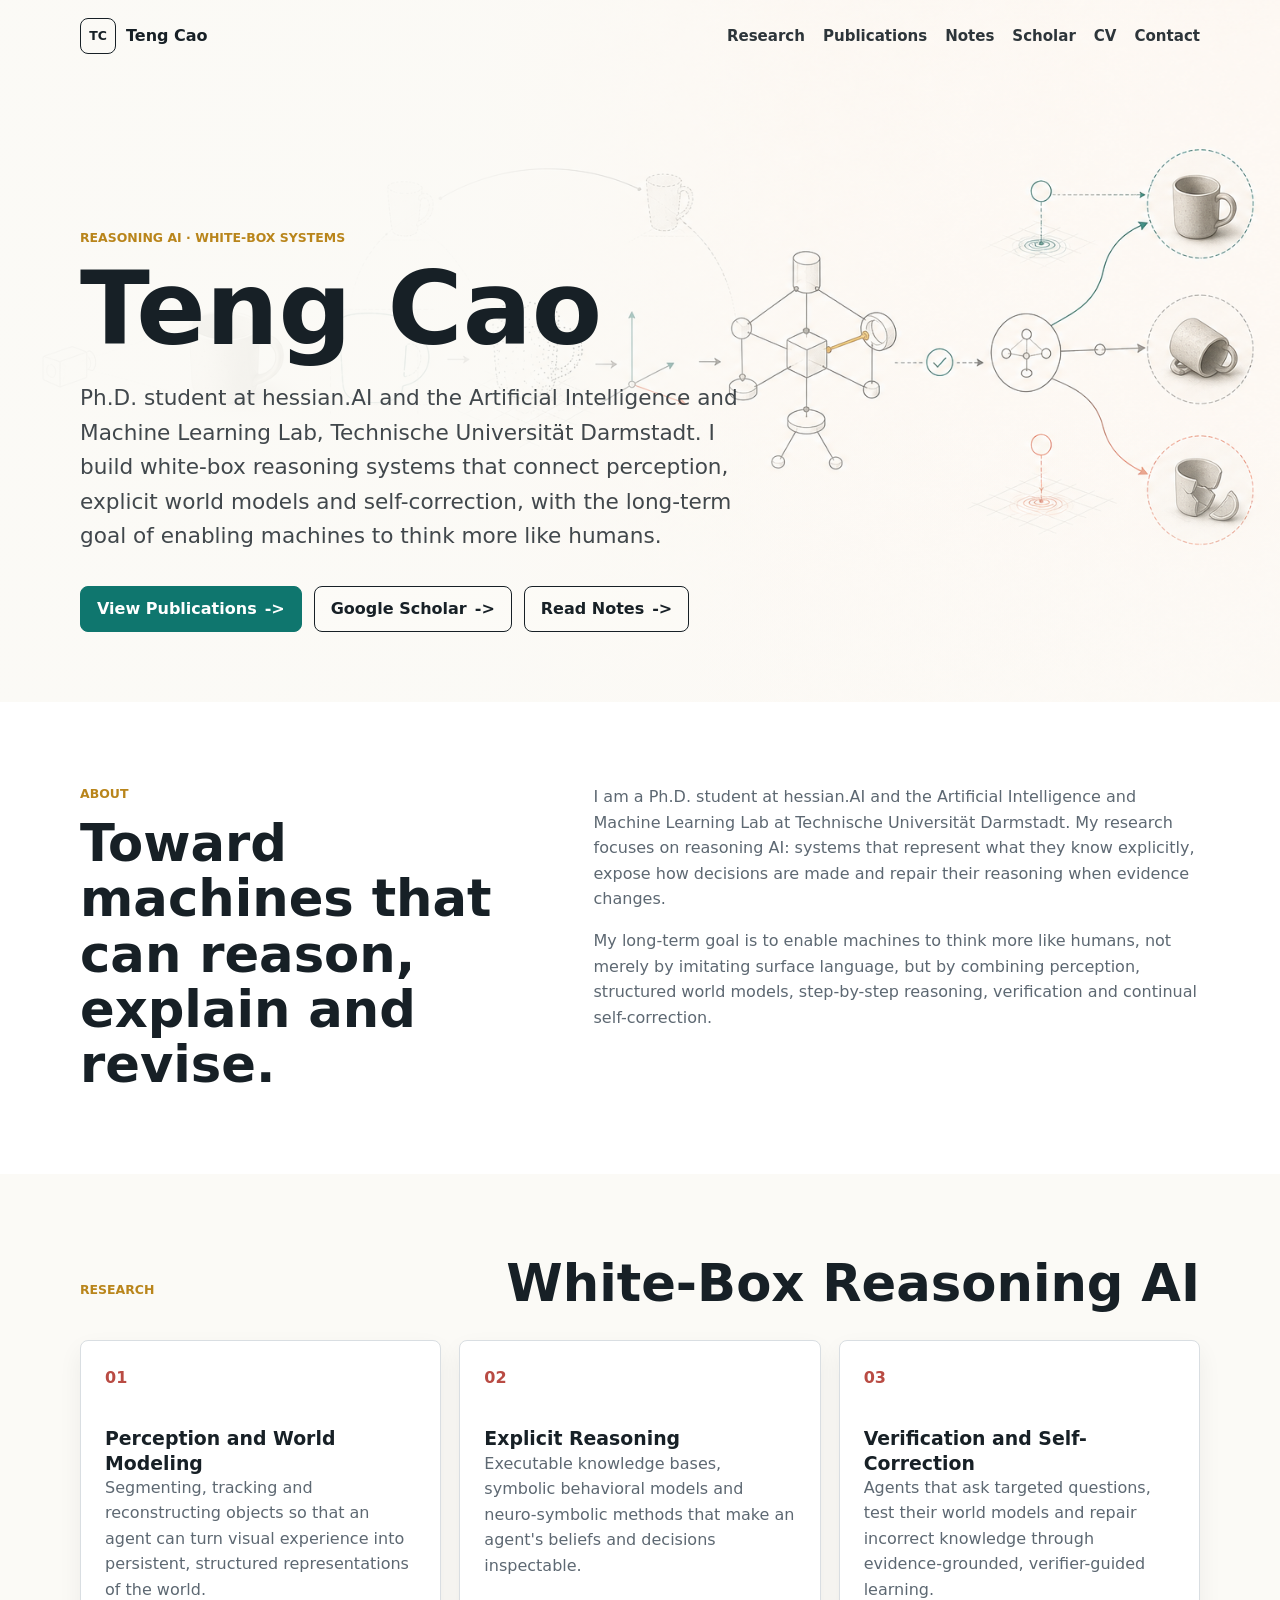
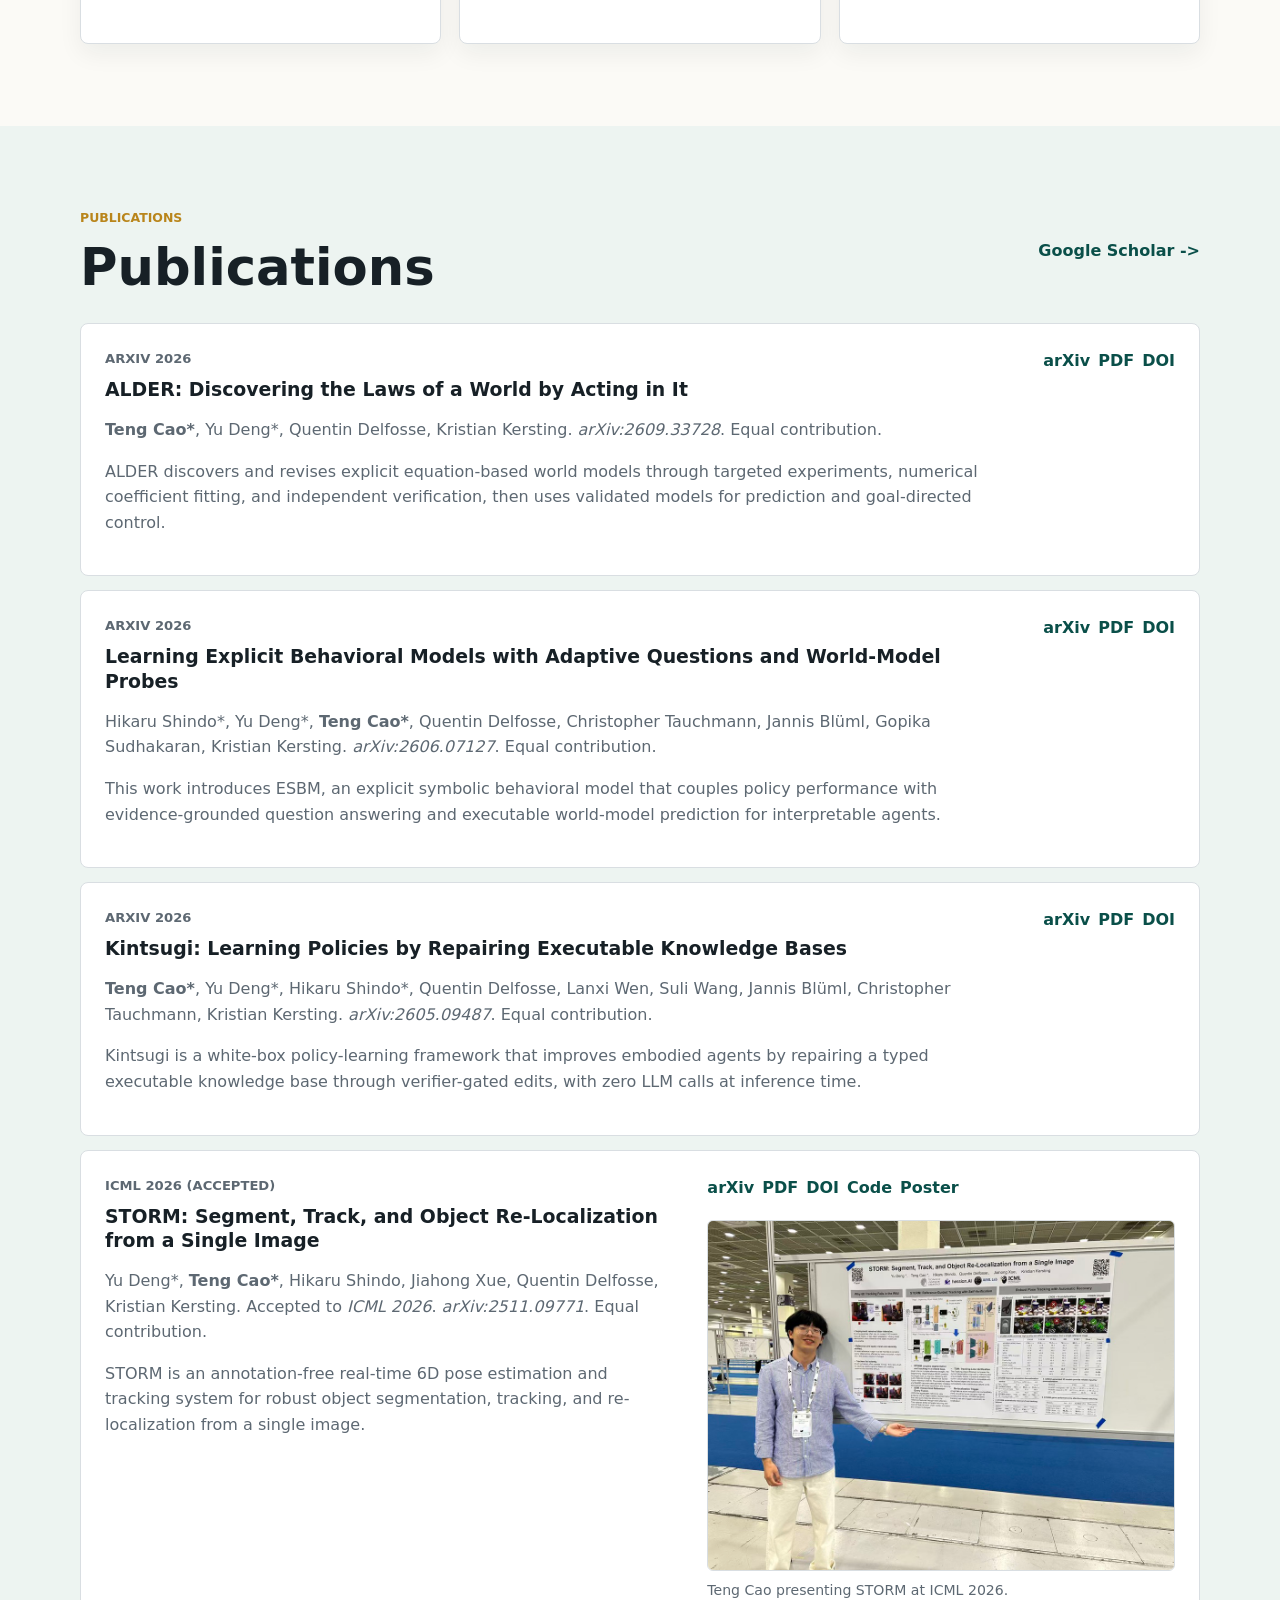
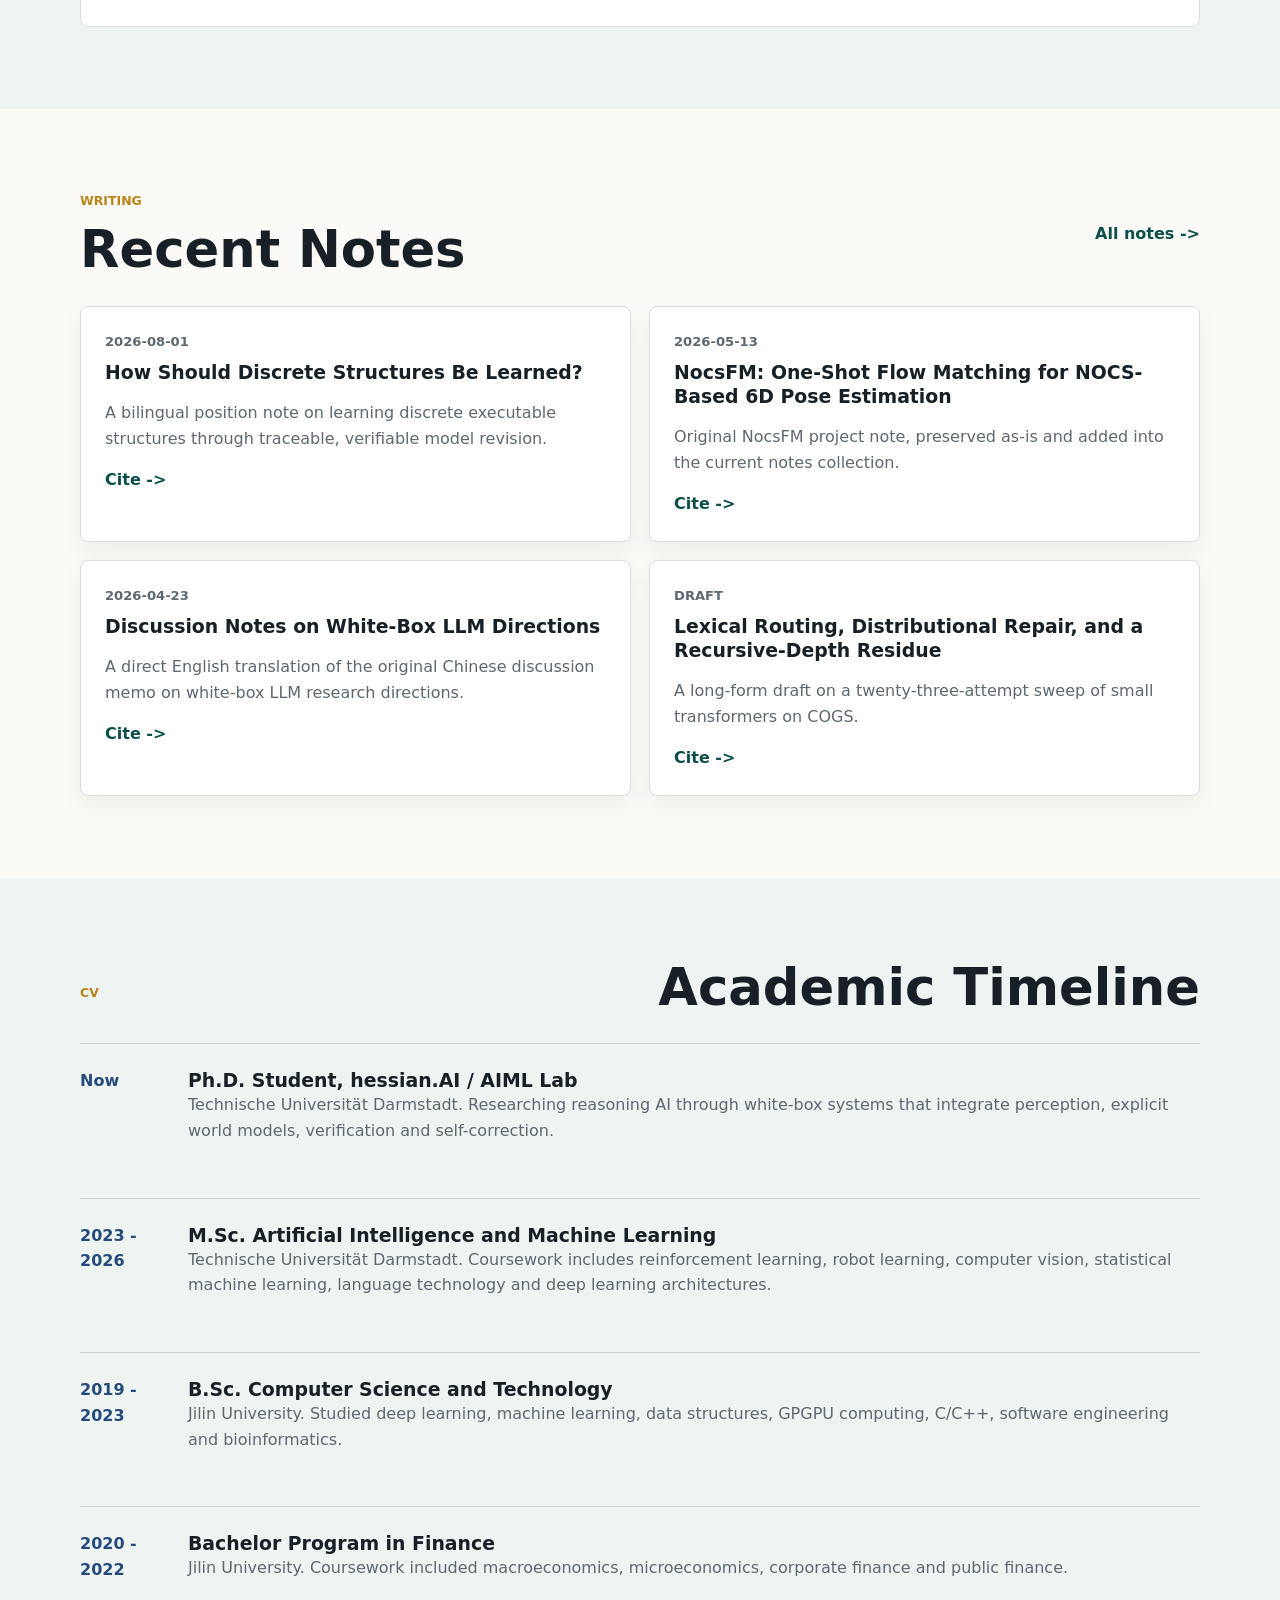
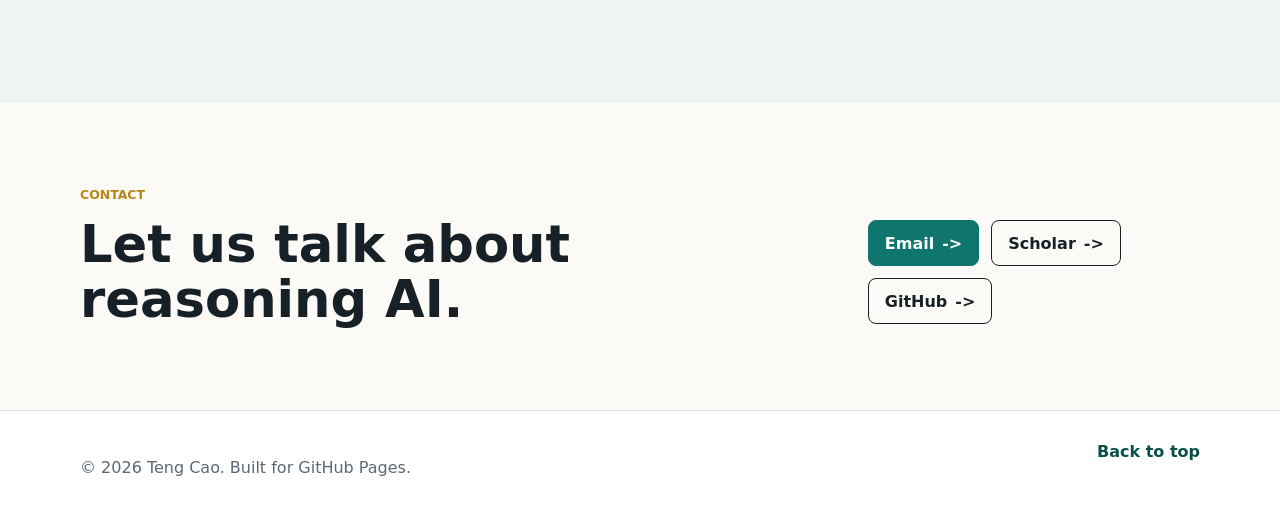
<file: index.html>
<!doctype html>
<html lang="en">
<head>
  <meta charset="utf-8">
  <meta name="viewport" content="width=device-width, initial-scale=1">
  <title>Teng Cao | Academic Blog</title>
  <meta name="description" content="Teng Cao's personal academic homepage. Ph.D. student at hessian.AI and the AIML Lab, Technische Universität Darmstadt, researching reasoning AI and white-box systems.">
  <meta name="author" content="Teng Cao">
  <link rel="canonical" href="https://caotengde.github.io/">
  <meta property="og:title" content="Teng Cao | Academic Blog">
  <meta property="og:description" content="Researching reasoning AI through white-box systems that connect perception, explicit world models and self-correction.">
  <meta property="og:type" content="website">
  <meta property="og:url" content="https://caotengde.github.io/">
  <meta property="og:image" content="https://caotengde.github.io/assets/research-path-hero-academic.png">
  <link rel="icon" href="assets/favicon.svg" type="image/svg+xml">
  <link rel="stylesheet" href="styles.css?v=20260801-nav">
</head>
<body>
  <header class="site-header" data-header>
    <a class="brand" href="#top" aria-label="Back to home">
      <span class="brand-mark" aria-hidden="true">TC</span>
      <span>Teng Cao</span>
    </a>
    <nav class="site-nav" aria-label="Primary navigation">
      <a href="#research">Research</a>
      <a href="#publications">Publications</a>
      <a href="blog.html">Notes</a>
      <a href="https://scholar.google.com/citations?user=rGbSMkcAAAAJ&amp;hl=zh-CN" target="_blank" rel="noreferrer">Scholar</a>
      <a href="#cv">CV</a>
      <a href="#contact">Contact</a>
    </nav>
  </header>

  <main id="top">
    <section class="hero" aria-labelledby="hero-title">
      <img src="assets/research-path-hero-academic.png" alt="An academic illustration tracing a single object from visual perception and 3D tracking to verified knowledge repair and explicit world models" class="hero-image">
      <div class="hero-scrim" aria-hidden="true"></div>
      <div class="hero-content">
        <p class="eyebrow">Reasoning AI &middot; White-Box Systems</p>
        <h1 id="hero-title">Teng Cao</h1>
        <p class="hero-copy">Ph.D. student at hessian.AI and the Artificial Intelligence and Machine Learning Lab, Technische Universität Darmstadt. I build white-box reasoning systems that connect perception, explicit world models and self-correction, with the long-term goal of enabling machines to think more like humans.</p>
        <div class="hero-actions">
          <a class="button button-primary" href="#publications">View Publications <span aria-hidden="true">-&gt;</span></a>
          <a class="button button-secondary" href="https://scholar.google.com/citations?user=rGbSMkcAAAAJ&amp;hl=zh-CN" target="_blank" rel="noreferrer">Google Scholar <span aria-hidden="true">-&gt;</span></a>
          <a class="button button-secondary" href="blog.html">Read Notes <span aria-hidden="true">-&gt;</span></a>
        </div>
      </div>
    </section>

    <section class="section intro-band" aria-labelledby="about-title">
      <div class="section-grid">
        <div>
          <p class="section-kicker">About</p>
          <h2 id="about-title">Toward machines that can reason, explain and revise.</h2>
        </div>
        <div class="prose">
          <p>I am a Ph.D. student at hessian.AI and the Artificial Intelligence and Machine Learning Lab at Technische Universität Darmstadt. My research focuses on reasoning AI: systems that represent what they know explicitly, expose how decisions are made and repair their reasoning when evidence changes.</p>
          <p>My long-term goal is to enable machines to think more like humans, not merely by imitating surface language, but by combining perception, structured world models, step-by-step reasoning, verification and continual self-correction.</p>
        </div>
      </div>
    </section>

    <section class="section" id="research" aria-labelledby="research-title">
      <div class="section-heading">
        <p class="section-kicker">Research</p>
        <h2 id="research-title">White-Box Reasoning AI</h2>
      </div>
      <div class="card-grid three">
        <article class="card">
          <span class="card-index">01</span>
          <h3>Perception and World Modeling</h3>
          <p>Segmenting, tracking and reconstructing objects so that an agent can turn visual experience into persistent, structured representations of the world.</p>
        </article>
        <article class="card">
          <span class="card-index">02</span>
          <h3>Explicit Reasoning</h3>
          <p>Executable knowledge bases, symbolic behavioral models and neuro-symbolic methods that make an agent's beliefs and decisions inspectable.</p>
        </article>
        <article class="card">
          <span class="card-index">03</span>
          <h3>Verification and Self-Correction</h3>
          <p>Agents that ask targeted questions, test their world models and repair incorrect knowledge through evidence-grounded, verifier-guided learning.</p>
        </article>
      </div>
    </section>

    <section class="section tinted" id="publications" aria-labelledby="publications-title">
      <div class="section-heading split">
        <div>
          <p class="section-kicker">Publications</p>
          <h2 id="publications-title">Publications</h2>
        </div>
        <a class="text-link" href="https://scholar.google.com/citations?user=rGbSMkcAAAAJ&amp;hl=zh-CN" target="_blank" rel="noreferrer">Google Scholar <span aria-hidden="true">-&gt;</span></a>
      </div>
      <div class="publication-list">
        <article class="publication" id="alder">
          <div>
            <p class="pub-year">arXiv 2026</p>
            <h3>ALDER: Discovering the Laws of a World by Acting in It</h3>
            <p><strong>Teng Cao*</strong>, Yu Deng*, Quentin Delfosse, Kristian Kersting. <em>arXiv:2609.33728</em>. Equal contribution.</p>
            <p>ALDER discovers and revises explicit equation-based world models through targeted experiments, numerical coefficient fitting, and independent verification, then uses validated models for prediction and goal-directed control.</p>
          </div>
          <div class="pub-links" aria-label="Publication links">
            <a href="https://arxiv.org/abs/2609.33728" target="_blank" rel="noreferrer">arXiv</a>
            <a href="https://arxiv.org/pdf/2609.33728" target="_blank" rel="noreferrer">PDF</a>
            <a href="https://doi.org/10.48550/arXiv.2609.33728" target="_blank" rel="noreferrer">DOI</a>
          </div>
        </article>
        <article class="publication">
          <div>
            <p class="pub-year">arXiv 2026</p>
            <h3>Learning Explicit Behavioral Models with Adaptive Questions and World-Model Probes</h3>
            <p>Hikaru Shindo*, Yu Deng*, <strong>Teng Cao*</strong>, Quentin Delfosse, Christopher Tauchmann, Jannis Bl&uuml;ml, Gopika Sudhakaran, Kristian Kersting. <em>arXiv:2606.07127</em>. Equal contribution.</p>
            <p>This work introduces ESBM, an explicit symbolic behavioral model that couples policy performance with evidence-grounded question answering and executable world-model prediction for interpretable agents.</p>
          </div>
          <div class="pub-links" aria-label="Publication links">
            <a href="https://arxiv.org/abs/2606.07127" target="_blank" rel="noreferrer">arXiv</a>
            <a href="https://arxiv.org/pdf/2606.07127" target="_blank" rel="noreferrer">PDF</a>
            <a href="https://doi.org/10.48550/arXiv.2606.07127" target="_blank" rel="noreferrer">DOI</a>
          </div>
        </article>
        <article class="publication">
          <div>
            <p class="pub-year">arXiv 2026</p>
            <h3>Kintsugi: Learning Policies by Repairing Executable Knowledge Bases</h3>
            <p><strong>Teng Cao*</strong>, Yu Deng*, Hikaru Shindo*, Quentin Delfosse, Lanxi Wen, Suli Wang, Jannis Bl&uuml;ml, Christopher Tauchmann, Kristian Kersting. <em>arXiv:2605.09487</em>. Equal contribution.</p>
            <p>Kintsugi is a white-box policy-learning framework that improves embodied agents by repairing a typed executable knowledge base through verifier-gated edits, with zero LLM calls at inference time.</p>
          </div>
          <div class="pub-links" aria-label="Publication links">
            <a href="https://arxiv.org/abs/2605.09487" target="_blank" rel="noreferrer">arXiv</a>
            <a href="https://arxiv.org/pdf/2605.09487" target="_blank" rel="noreferrer">PDF</a>
            <a href="https://doi.org/10.48550/arXiv.2605.09487" target="_blank" rel="noreferrer">DOI</a>
          </div>
        </article>
        <article class="publication publication-featured" id="storm">
          <div>
            <p class="pub-year">ICML 2026 (Accepted)</p>
            <h3>STORM: Segment, Track, and Object Re-Localization from a Single Image</h3>
            <p>Yu Deng*, <strong>Teng Cao*</strong>, Hikaru Shindo, Jiahong Xue, Quentin Delfosse, Kristian Kersting. Accepted to <em>ICML 2026</em>. <em>arXiv:2511.09771</em>. Equal contribution.</p>
            <p>STORM is an annotation-free real-time 6D pose estimation and tracking system for robust object segmentation, tracking, and re-localization from a single image.</p>
          </div>
          <div class="pub-links" aria-label="Publication links">
            <a href="https://arxiv.org/abs/2511.09771" target="_blank" rel="noreferrer">arXiv</a>
            <a href="https://arxiv.org/pdf/2511.09771" target="_blank" rel="noreferrer">PDF</a>
            <a href="https://doi.org/10.48550/arXiv.2511.09771" target="_blank" rel="noreferrer">DOI</a>
            <a href="https://github.com/dengyufuqin/Storm" target="_blank" rel="noreferrer">Code</a>
            <a href="assets/storm-icml-2026-poster.pdf" target="_blank" rel="noreferrer">Poster</a>
          </div>
          <figure class="publication-media">
            <img src="assets/storm-icml-2026-poster-session.jpg" alt="Teng Cao presenting the STORM poster at ICML 2026" width="1024" height="768" loading="lazy" decoding="async">
            <figcaption>Teng Cao presenting STORM at ICML 2026.</figcaption>
          </figure>
        </article>
      </div>
    </section>

    <section class="section" aria-labelledby="writing-title">
      <div class="section-heading split">
        <div>
          <p class="section-kicker">Writing</p>
          <h2 id="writing-title">Recent Notes</h2>
        </div>
        <a class="text-link" href="blog.html">All notes <span aria-hidden="true">-&gt;</span></a>
      </div>
      <div class="card-grid two">
        <article class="card note-card">
          <p class="note-date">2026-08-01</p>
          <h3><a href="posts/2026-08-01-how-should-discrete-structures-be-learned.html">How Should Discrete Structures Be Learned?</a></h3>
          <p>A bilingual position note on learning discrete executable structures through traceable, verifiable model revision.</p>
          <div class="note-actions">
            <a class="text-link" href="posts/2026-08-01-how-should-discrete-structures-be-learned.html#citation">Cite <span aria-hidden="true">-&gt;</span></a>
          </div>
        </article>
        <article class="card note-card">
          <p class="note-date">2026-05-13</p>
          <h3><a href="posts/2026-05-13-nocsfm-one-shot-flow-matching-for-nocs-based-6d-pose-estimation.html">NocsFM: One-Shot Flow Matching for NOCS-Based 6D Pose Estimation</a></h3>
          <p>Original NocsFM project note, preserved as-is and added into the current notes collection.</p>
          <div class="note-actions">
            <a class="text-link" href="posts/2026-05-13-nocsfm-one-shot-flow-matching-for-nocs-based-6d-pose-estimation.html#citation">Cite <span aria-hidden="true">-&gt;</span></a>
          </div>
        </article>
        <article class="card note-card">
          <p class="note-date">2026-04-23</p>
          <h3><a href="posts/2026-04-23-white-box-llm-directions.html">Discussion Notes on White-Box LLM Directions</a></h3>
          <p>A direct English translation of the original Chinese discussion memo on white-box LLM research directions.</p>
          <div class="note-actions">
            <a class="text-link" href="posts/2026-04-23-white-box-llm-directions.html#citation">Cite <span aria-hidden="true">-&gt;</span></a>
          </div>
        </article>
        <article class="card note-card">
          <p class="note-date">Draft</p>
          <h3><a href="posts/2026-04-21-lexical-routing-distributional-repair.html">Lexical Routing, Distributional Repair, and a Recursive-Depth Residue</a></h3>
          <p>A long-form draft on a twenty-three-attempt sweep of small transformers on COGS.</p>
          <div class="note-actions">
            <a class="text-link" href="posts/2026-04-21-lexical-routing-distributional-repair.html#citation">Cite <span aria-hidden="true">-&gt;</span></a>
          </div>
        </article>
      </div>
    </section>

    <section class="section tinted" id="cv" aria-labelledby="cv-title">
      <div class="section-heading">
        <p class="section-kicker">CV</p>
        <h2 id="cv-title">Academic Timeline</h2>
      </div>
      <div class="timeline">
        <article class="timeline-item">
          <span>Now</span>
          <div>
            <h3>Ph.D. Student, hessian.AI / AIML Lab</h3>
            <p>Technische Universität Darmstadt. Researching reasoning AI through white-box systems that integrate perception, explicit world models, verification and self-correction.</p>
          </div>
        </article>
        <article class="timeline-item">
          <span>2023 - 2026</span>
          <div>
            <h3>M.Sc. Artificial Intelligence and Machine Learning</h3>
            <p>Technische Universität Darmstadt. Coursework includes reinforcement learning, robot learning, computer vision, statistical machine learning, language technology and deep learning architectures.</p>
          </div>
        </article>
        <article class="timeline-item">
          <span>2019 - 2023</span>
          <div>
            <h3>B.Sc. Computer Science and Technology</h3>
            <p>Jilin University. Studied deep learning, machine learning, data structures, GPGPU computing, C/C++, software engineering and bioinformatics.</p>
          </div>
        </article>
        <article class="timeline-item">
          <span>2020 - 2022</span>
          <div>
            <h3>Bachelor Program in Finance</h3>
            <p>Jilin University. Coursework included macroeconomics, microeconomics, corporate finance and public finance.</p>
          </div>
        </article>
      </div>
    </section>

    <section class="section contact-band" id="contact" aria-labelledby="contact-title">
      <div>
        <p class="section-kicker">Contact</p>
        <h2 id="contact-title">Let us talk about reasoning AI.</h2>
      </div>
      <div class="contact-actions">
        <a class="button button-primary" href="mailto:teng.cao@stud.tu-darmstadt.de">Email <span aria-hidden="true">-&gt;</span></a>
        <a class="button button-secondary" href="https://scholar.google.com/citations?user=rGbSMkcAAAAJ&amp;hl=zh-CN" target="_blank" rel="noreferrer">Scholar <span aria-hidden="true">-&gt;</span></a>
        <a class="button button-secondary" href="https://github.com/caotengde">GitHub <span aria-hidden="true">-&gt;</span></a>
      </div>
    </section>
  </main>

  <footer class="site-footer">
    <p>&copy; <span data-year>2026</span> Teng Cao. Built for GitHub Pages.</p>
    <a href="#top">Back to top</a>
  </footer>

  <script src="script.js"></script>
</body>
</html>
</file>
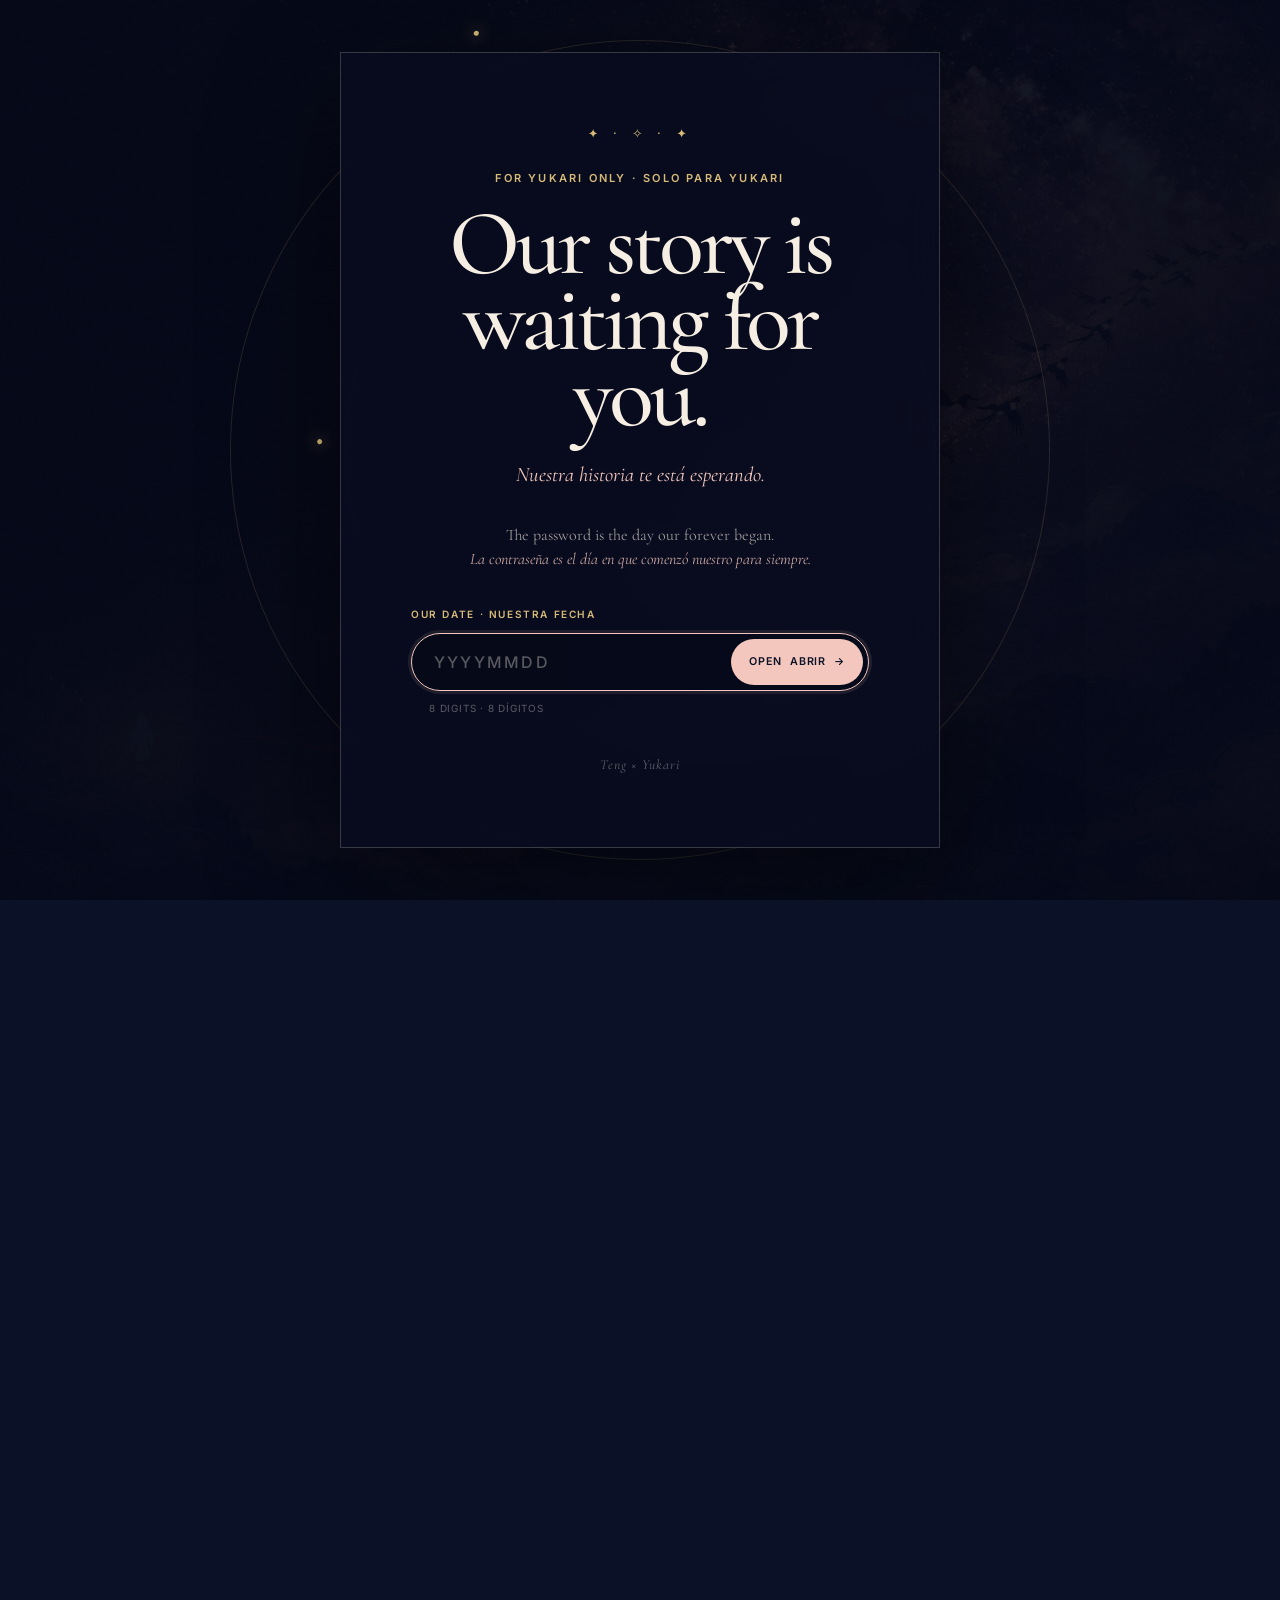
<file: qixi/index.html>
<!doctype html>
<html lang="en">
<head>
  <meta charset="utf-8">
  <meta name="viewport" content="width=device-width, initial-scale=1">
  <meta name="theme-color" content="#111932">
  <meta name="robots" content="noindex, nofollow">
  <title>For Yukari — Happy Qixi</title>
  <meta name="description" content="A Qixi love letter for Yukari, written in English and Spanish.">
  <meta name="author" content="Teng Cao">
  <link rel="canonical" href="https://caotengde.github.io/qixi/">
  <meta property="og:title" content="For Yukari — Under Every Sky, I Choose You">
  <meta property="og:description" content="A Qixi love letter in English and Spanish, made with all my love.">
  <meta property="og:type" content="website">
  <meta property="og:url" content="https://caotengde.github.io/qixi/">
  <meta property="og:image" content="https://caotengde.github.io/qixi/assets/qixi-sky.png">
  <meta name="twitter:card" content="summary_large_image">
  <meta name="twitter:title" content="For Yukari — Happy Qixi">
  <meta name="twitter:description" content="Under every sky, I choose you. Bajo cualquier cielo, te elijo a ti.">
  <meta name="twitter:image" content="https://caotengde.github.io/qixi/assets/qixi-sky.png">
  <link rel="stylesheet" href="styles.css">
</head>
<body class="is-locked">
  <div class="password-gate" data-password-gate role="dialog" aria-modal="true" aria-labelledby="gate-title">
    <div class="gate-sky" aria-hidden="true"></div>
    <div class="gate-orbit gate-orbit-one" aria-hidden="true"></div>
    <div class="gate-orbit gate-orbit-two" aria-hidden="true"></div>
    <div class="gate-card">
      <p class="gate-stars" aria-hidden="true">✦ · ✧ · ✦</p>
      <p class="kicker">For Yukari only · Solo para Yukari</p>
      <h1 id="gate-title">Our story is<br>waiting for you.</h1>
      <p class="gate-spanish" lang="es">Nuestra historia te está esperando.</p>
      <p class="gate-clue">The password is the day our forever began.<br><span lang="es">La contraseña es el día en que comenzó nuestro para siempre.</span></p>

      <form class="password-form" data-password-form novalidate>
        <label for="qixi-password">Our date <span lang="es">· Nuestra fecha</span></label>
        <div class="password-field">
          <input id="qixi-password" data-password-input type="password" inputmode="numeric" autocomplete="off" maxlength="10" placeholder="YYYYMMDD" aria-describedby="password-format password-error" required>
          <button type="submit">
            <span>Open</span>
            <span lang="es">Abrir</span>
            <span aria-hidden="true">→</span>
          </button>
        </div>
        <p id="password-format" class="password-format">8 digits · 8 dígitos</p>
        <p id="password-error" class="password-error" data-password-error aria-live="polite"></p>
      </form>

      <p class="gate-signature">Teng <span aria-hidden="true">×</span> Yukari</p>
    </div>
  </div>

  <a class="skip-link" href="#letter">Skip to the letter</a>

  <header class="site-header" data-header>
    <a class="dedication" href="#top" aria-label="For Yukari, back to the beginning">
      <span class="star-mark" aria-hidden="true">✦</span>
      <span>For Yukari</span>
      <span class="chinese-name" lang="zh-Hans">曹雨琪</span>
    </a>
    <a class="header-link" href="#letter">
      <span>My letter</span>
      <span lang="es">Mi carta</span>
    </a>
  </header>

  <main id="top">
    <section class="hero" aria-labelledby="hero-title">
      <div class="hero-image" aria-hidden="true"></div>
      <div class="hero-glow" aria-hidden="true"></div>
      <div class="hero-content">
        <p class="eyebrow">Qixi · For the love of my life</p>
        <h1 id="hero-title">
          Under every sky,<br>
          <em>I choose you.</em>
        </h1>
        <p class="hero-spanish" lang="es">Bajo cualquier cielo,<br>te elijo a ti.</p>
        <p class="hero-dedication">Happy Qixi, Yukari <span aria-hidden="true">—</span> <span lang="es">Feliz Qixi, mi amor</span></p>
        <a class="primary-button" href="#letter">
          <span>Read my letter</span>
          <span class="button-divider" aria-hidden="true"></span>
          <span lang="es">Leer mi carta</span>
          <span aria-hidden="true">↓</span>
        </a>
      </div>
      <p class="scroll-note" aria-hidden="true">A love letter across two languages <span></span></p>
    </section>

    <section class="soundtrack reveal" aria-labelledby="soundtrack-title">
      <div class="soundtrack-copy">
        <p class="kicker">Our song · Nuestra canción</p>
        <h2 id="soundtrack-title"><span lang="zh-Hans">喜欢你</span></h2>
        <p>For every word I feel when I look at you.<br><span lang="es">Por todo lo que siento cuando te miro.</span></p>
        <p class="soundtrack-artist">Kit Chan · 陈洁仪</p>
      </div>
      <div class="soundtrack-player">
        <audio
          data-soundtrack-preview
          preload="auto"
          src="https://audio-ssl.itunes.apple.com/itunes-assets/AudioPreview115/v4/33/29/41/3329417b-0c5c-396b-1d1a-d449ef0d2aad/mzaf_8369480920361105863.plus.aac.p.m4a">
        </audio>
        <iframe
          title="喜欢你 by 陈洁仪 on QQ Music"
          allow="autoplay *; encrypted-media *; fullscreen *; clipboard-write"
          frameborder="0"
          height="86"
          loading="lazy"
          sandbox="allow-forms allow-popups allow-same-origin allow-scripts allow-top-navigation-by-user-activation"
          src="https://i.y.qq.com/n2/m/outchain/player/index.html?songid=565779&amp;songtype=0">
        </iframe>
        <p data-soundtrack-status>The music begins when our date opens the story · <span lang="es">La música comienza cuando nuestra fecha abre la historia</span></p>
      </div>
    </section>

    <section class="opening reveal" aria-labelledby="opening-title">
      <div class="section-number" aria-hidden="true">01</div>
      <div class="opening-title-wrap">
        <p class="kicker">One sky · Un mismo cielo</p>
        <h2 id="opening-title">Some feelings are bigger than one language.</h2>
      </div>
      <div class="opening-copy">
        <p>You are my favorite place, my calm in the noise, and the person who makes ordinary days feel precious.</p>
        <p lang="es">Eres mi lugar favorito, mi calma en medio del ruido y la persona que convierte los días cotidianos en algo precioso.</p>
      </div>
    </section>

    <section class="memory-section" aria-labelledby="memory-title">
      <figure class="memory-photo reveal">
        <div class="photo-frame">
          <img src="assets/our-qixi-memory.jpg" alt="Teng and Yukari smiling together beside a festive Chinese wedding display" width="768" height="1024" loading="lazy" decoding="async">
        </div>
        <figcaption>Us, in one of the moments I want to keep forever.</figcaption>
      </figure>
      <div class="memory-copy reveal">
        <p class="kicker">A little piece of us · Un pedacito de nosotros</p>
        <h2 id="memory-title">Every photograph with you feels like a promise.</h2>
        <p>Proof that happiness can be this simple: you, me, a shared adventure, and one more story to remember.</p>
        <div class="memory-translation" lang="es">
          <h3>Cada fotografía contigo se siente como una promesa.</h3>
          <p>La prueba de que la felicidad puede ser así de sencilla: tú, yo, una aventura compartida y una historia más para recordar.</p>
        </div>
        <p class="memory-note">You + me · always <span lang="es">· Tú + yo · siempre</span></p>
      </div>
    </section>

    <section class="gallery-section" aria-labelledby="gallery-title">
      <div class="gallery-heading reveal">
        <div>
          <p class="kicker">Our little universe · Nuestro pequeño universo</p>
          <h2 id="gallery-title">Six frames.<br>One beautiful story.</h2>
          <p lang="es">Seis instantes. Una historia preciosa.</p>
        </div>
        <p class="gallery-instruction">Tap a photo to hold the moment a little longer.<br><span lang="es">Toca una foto para quedarte un poco más en ese momento.</span></p>
      </div>

      <div class="memory-gallery" data-gallery>
        <figure class="gallery-item gallery-item-portrait reveal">
          <button type="button" data-gallery-index="0" aria-label="Open a favorite portrait of Teng and Yukari">
            <img src="assets/memory-portrait.jpg" alt="Teng and Yukari smiling closely together on a sunny day" width="665" height="1182" loading="lazy" decoding="async">
          </button>
          <figcaption>
            <span>My favorite place is next to you.</span>
            <span lang="es">Mi lugar favorito está a tu lado.</span>
          </figcaption>
        </figure>

        <figure class="gallery-item gallery-item-cologne reveal">
          <button type="button" data-gallery-index="1" aria-label="Open a travel photo of Teng and Yukari by the river">
            <img src="assets/memory-cologne.jpg" alt="Teng and Yukari smiling by a river, with Yukari making a heart with her hands" width="1024" height="768" loading="lazy" decoding="async">
          </button>
          <figcaption>
            <span>Across every city, always us.</span>
            <span lang="es">En cada ciudad, siempre nosotros.</span>
          </figcaption>
        </figure>

        <figure class="gallery-item gallery-item-darmstadt reveal">
          <button type="button" data-gallery-index="2" aria-label="Open a recent outdoor photo of Teng and Yukari">
            <img src="assets/memory-darmstadt.jpg" alt="Teng and Yukari smiling together outdoors at a lively gathering" width="768" height="1024" loading="lazy" decoding="async">
          </button>
          <figcaption>
            <span>You make every day brighter.</span>
            <span lang="es">Haces que cada día sea más luminoso.</span>
          </figcaption>
        </figure>

        <figure class="gallery-item gallery-item-chengdu reveal">
          <button type="button" data-gallery-index="3" aria-label="Open a cozy tea-time photo of Teng and Yukari">
            <img src="assets/memory-chengdu.jpg" alt="Teng and Yukari sharing tea together at a wooden table" width="1024" height="768" loading="lazy" decoding="async">
          </button>
          <figcaption>
            <span>The quiet moments mean everything.</span>
            <span lang="es">Los momentos tranquilos lo significan todo.</span>
          </figcaption>
        </figure>

        <figure class="gallery-item gallery-item-bridge reveal">
          <button type="button" data-gallery-index="4" aria-label="Open a sunny travel selfie of Teng and Yukari">
            <img src="assets/memory-bridge.jpg" alt="Teng and Yukari taking a sunny travel selfie with green hills behind them" width="768" height="1024" loading="lazy" decoding="async">
          </button>
          <figcaption>
            <span>Still choosing you, in every adventure.</span>
            <span lang="es">Te sigo eligiendo, en cada aventura.</span>
          </figcaption>
        </figure>

        <aside class="gallery-quote reveal">
          <span aria-hidden="true">“</span>
          <p>Life with you is the memory I never want to stop making.</p>
          <p lang="es">La vida contigo es el recuerdo que nunca quiero dejar de crear.</p>
        </aside>
      </div>
      <p class="swipe-note">Swipe to explore <span aria-hidden="true">→</span> <span lang="es">Desliza para explorar</span></p>
    </section>

    <section class="letter-section" id="letter" aria-labelledby="letter-title">
      <div class="letter-stars" aria-hidden="true"></div>
      <div class="letter-heading reveal">
        <p class="kicker">My love letter · Mi carta de amor</p>
        <h2 id="letter-title">Across every place<br>we call home.</h2>
        <p lang="es">En cada lugar al que llamamos hogar.</p>
      </div>

      <div class="letters">
        <article class="letter-card">
          <div class="language-label">English <span>EN</span></div>
          <p class="salutation">My dearest Yukari,</p>
          <p>This Qixi, we are together in China.</p>
          <p>I spent a long time wondering what I should say to you on a day devoted to love. In the end, I realized that what I most want to say is not some grand romantic phrase. It is simply: thank you.</p>
          <p>Thank you for turning my future from a plan for one into a life we are building together.</p>
          <p>Sometimes our story feels like a road that has crossed an impossible distance. It connects Mexico, Germany, and China. It connects different cultures and languages, and it connects two people who once lived on opposite sides of the world.</p>

          <p class="letter-chapter">Mexico · Where I learned your story</p>
          <p>In Mexico, I stepped into the world where you grew up. I saw more than sunlight, streets, food, and unfamiliar landscapes. I began to understand your language and culture more deeply, and the memories that helped shape the woman you are today.</p>
          <p>I love Mexico not only for its color and warmth, but because it holds your past. You invited me into that world and shared where you come from with me. Little by little, you made me feel that I was becoming part of your story too.</p>
          <p>Mexico helped me understand you more fully. It also made me treasure, even more, the extraordinary fact that someone from so far away eventually walked into my life.</p>

          <p class="letter-chapter">Germany · Where love became a life</p>
          <p>Germany witnessed the way our love slowly became a life. I remember the sunlight in Heidelberg, the wind beside the river in Cologne, and all those ordinary days in Darmstadt. We walked unfamiliar streets, traveled, shared meals, and came home together. We faced busy schedules, exhaustion, and the parts of life that were not always perfect.</p>
          <p>Eventually, I understood that what I missed was never a particular city or a beautiful view in one of our photographs. What I cherished was having you beside me, wherever we went.</p>
          <p>Love is not only the photographs we take while traveling. It is companionship on gray days, dinner after a long day, and still wanting to listen when the other person is tired. Far from both of our homelands, we learned to care for one another and slowly turn a temporary place into a home.</p>
          <p>On November 8, 2025, we became husband and wife.</p>
          <p>That day was not the ending of our love story. It was the beginning of imagining, with a new seriousness, the life we would create together.</p>

          <p class="letter-chapter">China · Where we are living our story now</p>
          <p>Now we are together in China. Just as you once led me into Mexico and introduced me to where you come from, I want to help you discover my world too: my language, my hometown, my family, and traditions like Qixi.</p>
          <p>Seeing you here, on the land that is so familiar to me, brings me a special kind of happiness. You are no longer only the person I love and travel with. You are my wife—the person with whom I come home, share my days, and face the future.</p>
          <p>And soon, we will return to Germany together.</p>
          <p>This return will be different. Germany once witnessed us meet, fall in love, and stand beside one another. This time, we will return as husband and wife and begin the next chapter of our shared life.</p>
          <p>We are not going back to the life we had before. This time, we will arrive together as something new.</p>

          <p class="letter-chapter">Our future · The home we will keep making</p>
          <p>I look forward to returning to Germany with you, not because Germany itself is perfect, but because it is where we will continue building our home.</p>
          <p>I look forward to the ordinary things: arranging our rooms, going to the supermarket, and cooking together; coming home to warmth after a cold winter street; walking through familiar or unfamiliar cities on the weekend; caring for each other when life is busy; and sitting down, even when we are tired, to share the small things that happened that day.</p>
          <p>I want to live through Germany's spring, summer, autumn, and winter with you. I imagine a home where both Chinese and Spanish can be heard, where the color and warmth of Mexico live alongside Chinese festivals and flavors, and where the roads we have walked in Germany are joined by new photographs, new stories, and new memories.</p>
          <p>I know a real marriage is not made only of travel, celebrations, and beautiful pictures. It also contains work, pressure, daily chores, and disagreements. Yet I still look forward to all of it, because sharing a real life with you is the most romantic future I can imagine.</p>
          <p>I cannot promise that our future will never be difficult. But I can promise this: when you are happy, I will celebrate with you; when you are hurting, I will not leave you to face it alone; when life changes, I will make the next decision with you; and wherever we go, I will choose you again and again.</p>
          <p>Perhaps we will live in Germany for many years. Perhaps one day we will return to China or Mexico, or discover another city we have not yet imagined. I no longer worry about which country will become our final home.</p>
          <p>As long as we keep making decisions together, packing our bags together, and opening the next door together, I will know that we are going home.</p>
          <p>Mexico holds your roots. China holds mine. Germany is where we will continue writing our shared life.</p>
          <p>From Mexico to Germany, from Germany to China, and soon from China back to Germany, we have already traveled a very long road. I want to walk every road still ahead of us with your hand in mine.</p>
          <p>Because home, to me, has never been a point on a map.</p>
          <p>Home is wherever you are.</p>
          <p>Happy Qixi, my wife.</p>
          <p>Thank you for crossing such a great distance and entering my life. Thank you for sharing your past with me, living this present beside me, and imagining our future together.</p>
          <p>When we return to Germany, let us begin the next chapter of our marriage and turn the future we once imagined into a life we live, one ordinary day at a time.</p>
          <p class="signature">Always yours,<br><strong>Teng</strong></p>
        </article>

        <article class="letter-card spanish-card" lang="es">
          <div class="language-label">Español <span>ES</span></div>
          <p class="salutation">Mi querida Yukari:</p>
          <p>Este Qixi estamos juntos en China.</p>
          <p>He pensado mucho en lo que quería decirte en un día dedicado al amor. Al final comprendí que lo que más deseo decirte no es una gran frase romántica. Es algo mucho más sencillo: gracias.</p>
          <p>Gracias por transformar mi futuro, que antes era el plan de una sola persona, en una vida que estamos construyendo entre los dos.</p>
          <p>A veces siento que nuestra historia es un camino que ha recorrido una distancia imposible. Une México, Alemania y China. Une culturas e idiomas diferentes, y también une a dos personas que un día vivían en extremos distintos del mundo.</p>

          <p class="letter-chapter">México · Donde conocí tu historia</p>
          <p>En México entré en el mundo donde creciste. Vi mucho más que el sol, las calles, la comida y paisajes que eran nuevos para mí. Empecé a comprender mejor tu idioma, tu cultura y los recuerdos que ayudaron a formar a la mujer que eres hoy.</p>
          <p>Amo México no solo por sus colores y su calidez, sino porque allí vive tu pasado. Me abriste las puertas de ese mundo y compartiste conmigo el lugar del que vienes. Poco a poco, me hiciste sentir que yo también empezaba a formar parte de tu historia.</p>
          <p>México me ayudó a comprenderte más profundamente. También hizo que valorara todavía más algo extraordinario: que una persona que vivía tan lejos terminara entrando en mi vida.</p>

          <p class="letter-chapter">Alemania · Donde el amor se convirtió en vida</p>
          <p>Alemania fue testigo de cómo nuestro amor se convirtió poco a poco en una vida compartida. Recuerdo la luz de Heidelberg, el viento junto al río en Colonia y todos esos días aparentemente comunes en Darmstadt. Caminamos por calles desconocidas, viajamos, compartimos comidas y volvimos juntos a casa. También enfrentamos el cansancio, los días ocupados y las partes de la vida que no siempre fueron perfectas.</p>
          <p>Con el tiempo comprendí que lo que yo extrañaba nunca era una ciudad determinada ni el paisaje bonito de alguna fotografía. Lo que atesoraba era tenerte a mi lado, sin importar adónde fuéramos.</p>
          <p>El amor no son solamente las fotografías que tomamos durante un viaje. También es la compañía en los días grises, la cena después de una jornada larga y las ganas de seguir escuchándonos incluso cuando estamos cansados. Lejos de nuestras dos tierras, aprendimos a cuidarnos y a convertir poco a poco un lugar temporal en un hogar.</p>
          <p>El 8 de noviembre de 2025 nos convertimos en marido y mujer.</p>
          <p>Aquel día no fue el final de nuestra historia de amor. Fue el comienzo de imaginar con una nueva seriedad la vida que construiríamos juntos.</p>

          <p class="letter-chapter">China · Donde vivimos nuestra historia ahora</p>
          <p>Ahora estamos juntos en China. Así como tú me llevaste a México y me enseñaste el lugar del que vienes, yo también quiero mostrarte mi mundo: mi idioma, mi tierra, mi familia y tradiciones como el Qixi.</p>
          <p>Verte aquí, en un lugar tan familiar para mí, me da una felicidad muy especial. Ya no eres solamente la persona que amo y con quien viajo. Eres mi esposa: la persona con quien regreso a casa, comparto mis días y afronto el futuro.</p>
          <p>Y pronto volveremos juntos a Alemania.</p>
          <p>Este regreso será diferente. Alemania fue testigo de cómo nos conocimos, nos enamoramos y aprendimos a acompañarnos. Esta vez volveremos como marido y mujer para comenzar el siguiente capítulo de nuestra vida compartida.</p>
          <p>No regresaremos a la vida que teníamos antes. Esta vez llegaremos juntos siendo algo nuevo.</p>

          <p class="letter-chapter">Nuestro futuro · El hogar que seguiremos creando</p>
          <p>Me ilusiona volver contigo a Alemania, no porque Alemania sea un lugar perfecto, sino porque allí seguiremos construyendo nuestro hogar.</p>
          <p>Espero con ilusión las cosas cotidianas: ordenar nuestra casa, ir juntos al supermercado y cocinar; volver al calor del hogar después de caminar por una calle fría en invierno; pasear los fines de semana por ciudades conocidas o nuevas; cuidarnos cuando la vida esté llena de obligaciones; y sentarnos, incluso estando cansados, para contarnos las pequeñas cosas que sucedieron durante el día.</p>
          <p>Quiero vivir contigo la primavera, el verano, el otoño y el invierno de Alemania. Imagino un hogar donde se escuchen tanto el chino como el español; donde los colores y la calidez de México convivan con las fiestas y los sabores de China; y donde a los caminos que recorrimos en Alemania se sumen nuevas fotografías, nuevas historias y nuevos recuerdos.</p>
          <p>Sé que un matrimonio real no está hecho solamente de viajes, celebraciones y fotografías bonitas. También contiene trabajo, presión, tareas diarias y desacuerdos. Aun así, deseo vivirlo todo contigo, porque compartir una vida real a tu lado es el futuro más romántico que puedo imaginar.</p>
          <p>No puedo prometerte que nuestro futuro nunca será difícil. Pero sí puedo prometerte esto: cuando estés feliz, celebraré contigo; cuando te duela algo, no dejaré que lo enfrentes sola; cuando la vida cambie, tomaré contigo la siguiente decisión; y sin importar adónde vayamos, te elegiré una y otra vez.</p>
          <p>Quizá vivamos muchos años en Alemania. Quizá algún día volvamos a China o a México, o descubramos otra ciudad que todavía no hemos imaginado. Ya no me preocupa qué país terminará siendo nuestro hogar definitivo.</p>
          <p>Mientras sigamos tomando decisiones juntos, haciendo las maletas juntos y abriendo juntos la siguiente puerta, sabré que estamos volviendo a casa.</p>
          <p>México guarda tus raíces. China guarda las mías. Alemania será el lugar donde continuaremos escribiendo nuestra vida compartida.</p>
          <p>De México a Alemania, de Alemania a China y, muy pronto, de China de vuelta a Alemania, ya hemos recorrido un camino muy largo. Quiero caminar todos los caminos que aún nos esperan tomándote de la mano.</p>
          <p>Porque para mí el hogar nunca ha sido un punto en el mapa.</p>
          <p>El hogar está donde estás tú.</p>
          <p>Feliz Qixi, mi esposa.</p>
          <p>Gracias por cruzar una distancia tan grande y entrar en mi vida. Gracias por compartir conmigo tu pasado, por vivir este presente a mi lado y por imaginar juntos nuestro futuro.</p>
          <p>Cuando volvamos a Alemania, comencemos el siguiente capítulo de nuestro matrimonio y convirtamos ese futuro que alguna vez imaginamos en una vida verdadera, un día cotidiano a la vez.</p>
          <p class="signature">Siempre tuyo,<br><strong>Teng</strong></p>
        </article>
      </div>
    </section>

    <section class="promises" aria-labelledby="promises-title">
      <div class="promises-heading reveal">
        <p class="kicker">Three little promises · Tres pequeñas promesas</p>
        <h2 id="promises-title">For all our tomorrows.</h2>
        <p lang="es">Para todos nuestros mañanas.</p>
      </div>

      <div class="promise-grid">
        <article class="promise reveal">
          <span class="promise-index">I</span>
          <h3>In the ordinary</h3>
          <p>I will keep finding wonder in the small life we build together.</p>
          <div class="translation" lang="es">
            <h3>En lo cotidiano</h3>
            <p>Seguiré encontrando magia en la pequeña vida que construimos juntos.</p>
          </div>
        </article>
        <article class="promise reveal">
          <span class="promise-index">II</span>
          <h3>In every season</h3>
          <p>I will celebrate your joy and hold your hand through every storm.</p>
          <div class="translation" lang="es">
            <h3>En cada estación</h3>
            <p>Celebraré tu alegría y tomaré tu mano en cada tormenta.</p>
          </div>
        </article>
        <article class="promise reveal">
          <span class="promise-index">III</span>
          <h3>Wherever we are</h3>
          <p>I will make a home with you, because home is wherever you are.</p>
          <div class="translation" lang="es">
            <h3>Estemos donde estemos</h3>
            <p>Haré un hogar contigo, porque mi hogar está donde tú estés.</p>
          </div>
        </article>
      </div>
    </section>

    <section class="finale" aria-labelledby="finale-title">
      <div class="constellation" aria-hidden="true">
        <i></i><i></i><i></i><i></i><i></i><i></i>
      </div>
      <div class="finale-content reveal">
        <p class="kicker">One more thing · Una cosa más</p>
        <h2 id="finale-title">There is something<br>I still need to tell you.</h2>
        <button class="secret-button" type="button" data-open-letter>
          <span class="seal" aria-hidden="true">Y</span>
          <span>
            <strong>Open my heart</strong>
            <small lang="es">Abre mi corazón</small>
          </span>
        </button>
      </div>
    </section>
  </main>

  <footer>
    <p>Made with all my love for Yukari.</p>
    <p lang="es">Hecho con todo mi amor para Yukari.</p>
    <span class="footer-star" aria-hidden="true">✦</span>
    <p class="footer-signature">Teng · Qixi 2026</p>
  </footer>

  <dialog class="secret-dialog" data-secret-dialog aria-labelledby="secret-title">
    <button class="dialog-close" type="button" data-close-letter aria-label="Close this message">×</button>
    <div class="dialog-stars" aria-hidden="true">✦ · ✧ · ✦</div>
    <p class="kicker">Just for you · Solo para ti</p>
    <h2 id="secret-title">Yukari <span lang="zh-Hans">曹雨琪</span></h2>
    <p>In every language I know, my favorite word is still your name.</p>
    <p lang="es">En todos los idiomas que conozco, mi palabra favorita sigue siendo tu nombre.</p>
    <p class="dialog-love">I love you. <span lang="es">Te amo.</span></p>
  </dialog>

  <dialog class="gallery-dialog" data-gallery-dialog aria-label="Photo viewer">
    <button class="gallery-dialog-close" type="button" data-gallery-close aria-label="Close photo viewer">×</button>
    <button class="gallery-nav gallery-nav-prev" type="button" data-gallery-prev aria-label="Previous photo">←</button>
    <figure>
      <img data-gallery-image src="assets/memory-portrait.jpg" alt="">
      <figcaption data-gallery-caption></figcaption>
    </figure>
    <button class="gallery-nav gallery-nav-next" type="button" data-gallery-next aria-label="Next photo">→</button>
  </dialog>

  <script src="script.js"></script>
</body>
</html>
</file>
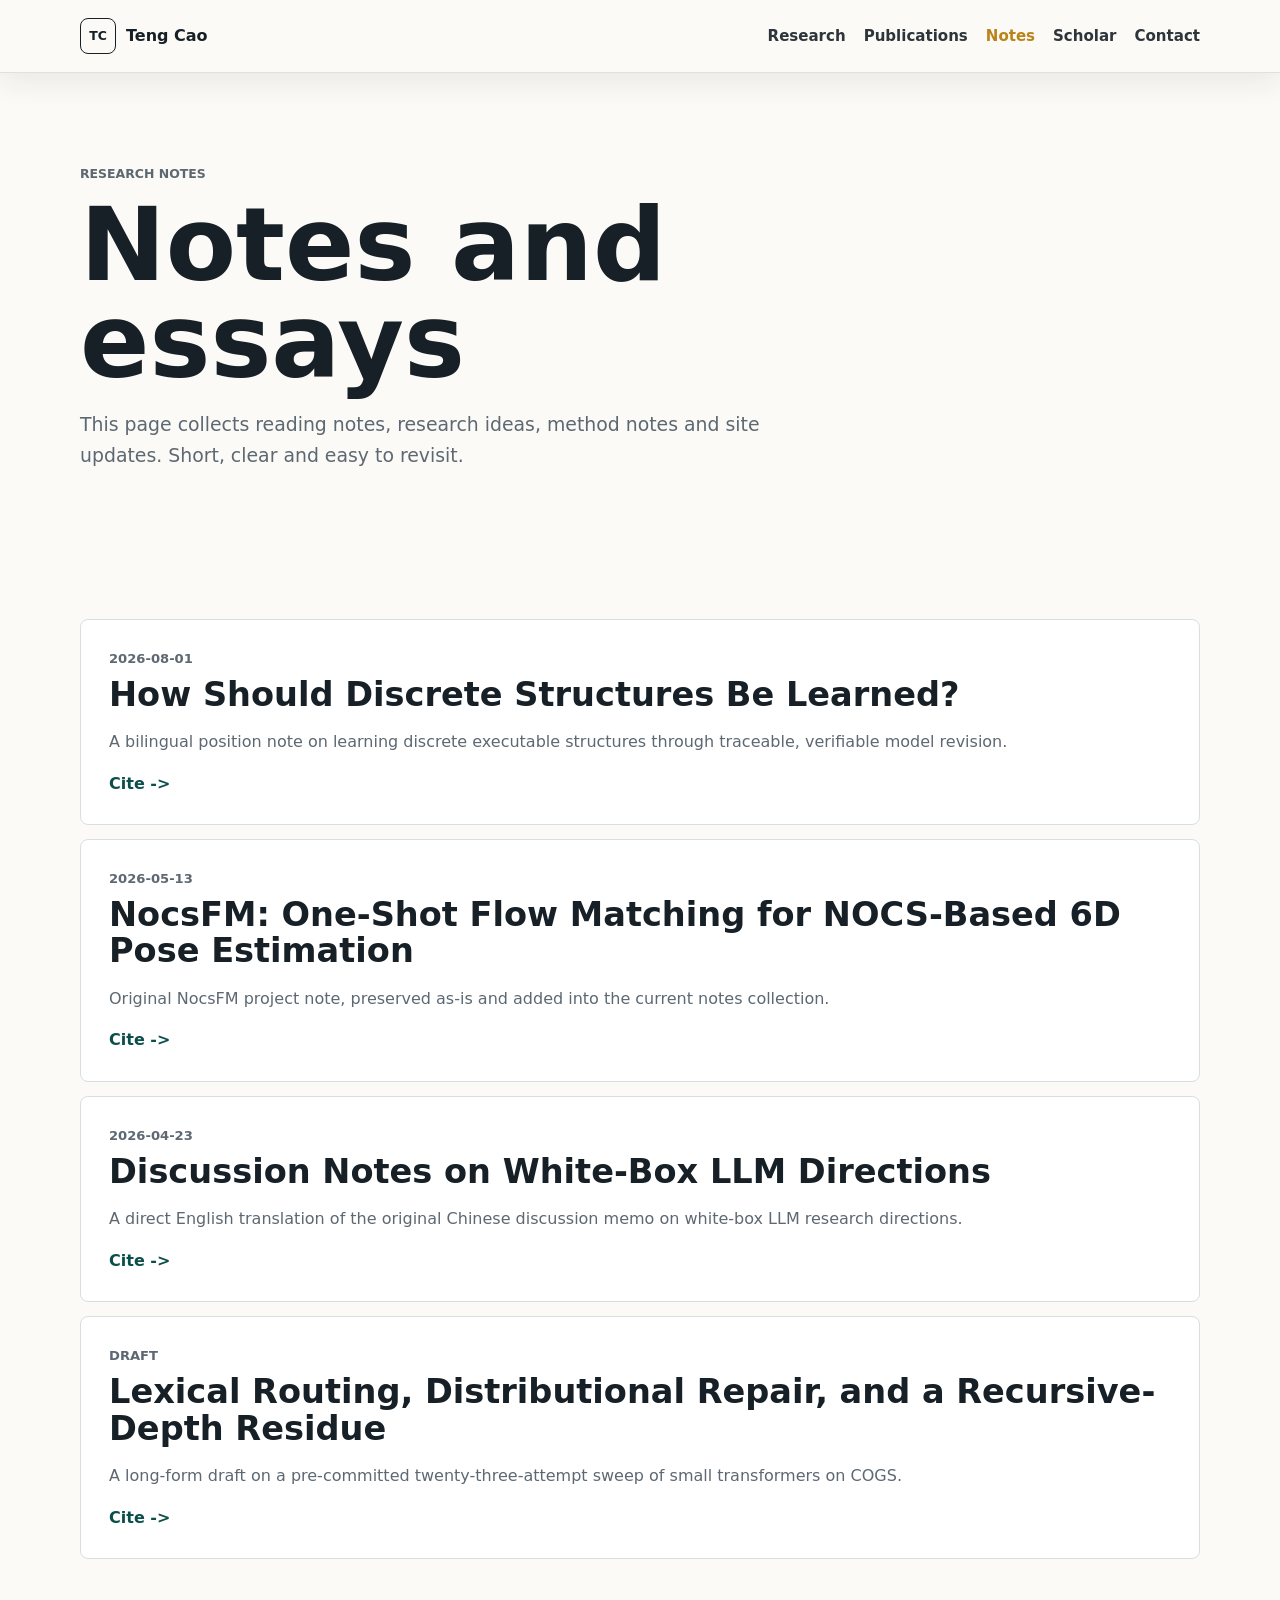
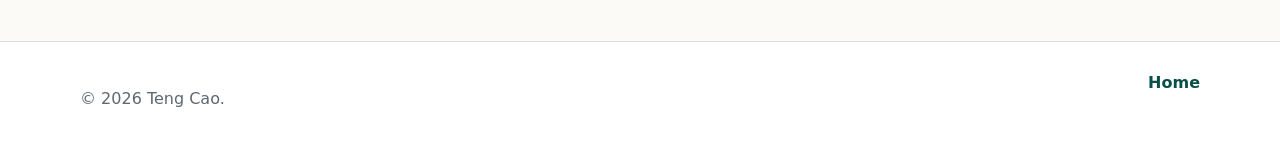
<file: blog.html>
<!doctype html>
<html lang="en">
<head>
  <meta charset="utf-8">
  <meta name="viewport" content="width=device-width, initial-scale=1">
  <title>Notes | Teng Cao</title>
  <meta name="description" content="Research notes, reading notes and blog posts by Teng Cao.">
  <link rel="canonical" href="https://caotengde.github.io/blog.html">
  <link rel="icon" href="assets/favicon.svg" type="image/svg+xml">
  <link rel="stylesheet" href="styles.css?v=20260801-nav">
</head>
<body>
  <header class="site-header compact" data-header>
    <a class="brand" href="index.html">
      <span class="brand-mark" aria-hidden="true">TC</span>
      <span>Teng Cao</span>
    </a>
    <nav class="site-nav" aria-label="Primary navigation">
      <a href="index.html#research">Research</a>
      <a href="index.html#publications">Publications</a>
      <a href="blog.html" aria-current="page">Notes</a>
      <a href="https://scholar.google.com/citations?user=rGbSMkcAAAAJ&amp;hl=zh-CN" target="_blank" rel="noreferrer">Scholar</a>
      <a href="index.html#contact">Contact</a>
    </nav>
  </header>

  <main class="page-main">
    <section class="page-hero">
      <p class="eyebrow">Research Notes</p>
      <h1>Notes and essays</h1>
      <p>This page collects reading notes, research ideas, method notes and site updates. Short, clear and easy to revisit.</p>
    </section>

    <section class="section">
      <div class="post-list">
        <article class="post-row">
          <p class="note-date">2026-08-01</p>
          <h2><a href="posts/2026-08-01-how-should-discrete-structures-be-learned.html">How Should Discrete Structures Be Learned?</a></h2>
          <p>A bilingual position note on learning discrete executable structures through traceable, verifiable model revision.</p>
          <div class="note-actions">
            <a class="text-link" href="posts/2026-08-01-how-should-discrete-structures-be-learned.html#citation">Cite <span aria-hidden="true">-&gt;</span></a>
          </div>
        </article>
        <article class="post-row">
          <p class="note-date">2026-05-13</p>
          <h2><a href="posts/2026-05-13-nocsfm-one-shot-flow-matching-for-nocs-based-6d-pose-estimation.html">NocsFM: One-Shot Flow Matching for NOCS-Based 6D Pose Estimation</a></h2>
          <p>Original NocsFM project note, preserved as-is and added into the current notes collection.</p>
          <div class="note-actions">
            <a class="text-link" href="posts/2026-05-13-nocsfm-one-shot-flow-matching-for-nocs-based-6d-pose-estimation.html#citation">Cite <span aria-hidden="true">-&gt;</span></a>
          </div>
        </article>
        <article class="post-row">
          <p class="note-date">2026-04-23</p>
          <h2><a href="posts/2026-04-23-white-box-llm-directions.html">Discussion Notes on White-Box LLM Directions</a></h2>
          <p>A direct English translation of the original Chinese discussion memo on white-box LLM research directions.</p>
          <div class="note-actions">
            <a class="text-link" href="posts/2026-04-23-white-box-llm-directions.html#citation">Cite <span aria-hidden="true">-&gt;</span></a>
          </div>
        </article>
        <article class="post-row">
          <p class="note-date">Draft</p>
          <h2><a href="posts/2026-04-21-lexical-routing-distributional-repair.html">Lexical Routing, Distributional Repair, and a Recursive-Depth Residue</a></h2>
          <p>A long-form draft on a pre-committed twenty-three-attempt sweep of small transformers on COGS.</p>
          <div class="note-actions">
            <a class="text-link" href="posts/2026-04-21-lexical-routing-distributional-repair.html#citation">Cite <span aria-hidden="true">-&gt;</span></a>
          </div>
        </article>
      </div>
    </section>
  </main>

  <footer class="site-footer">
    <p>&copy; <span data-year>2026</span> Teng Cao.</p>
    <a href="index.html">Home</a>
  </footer>

  <script src="script.js"></script>
</body>
</html>
</file>
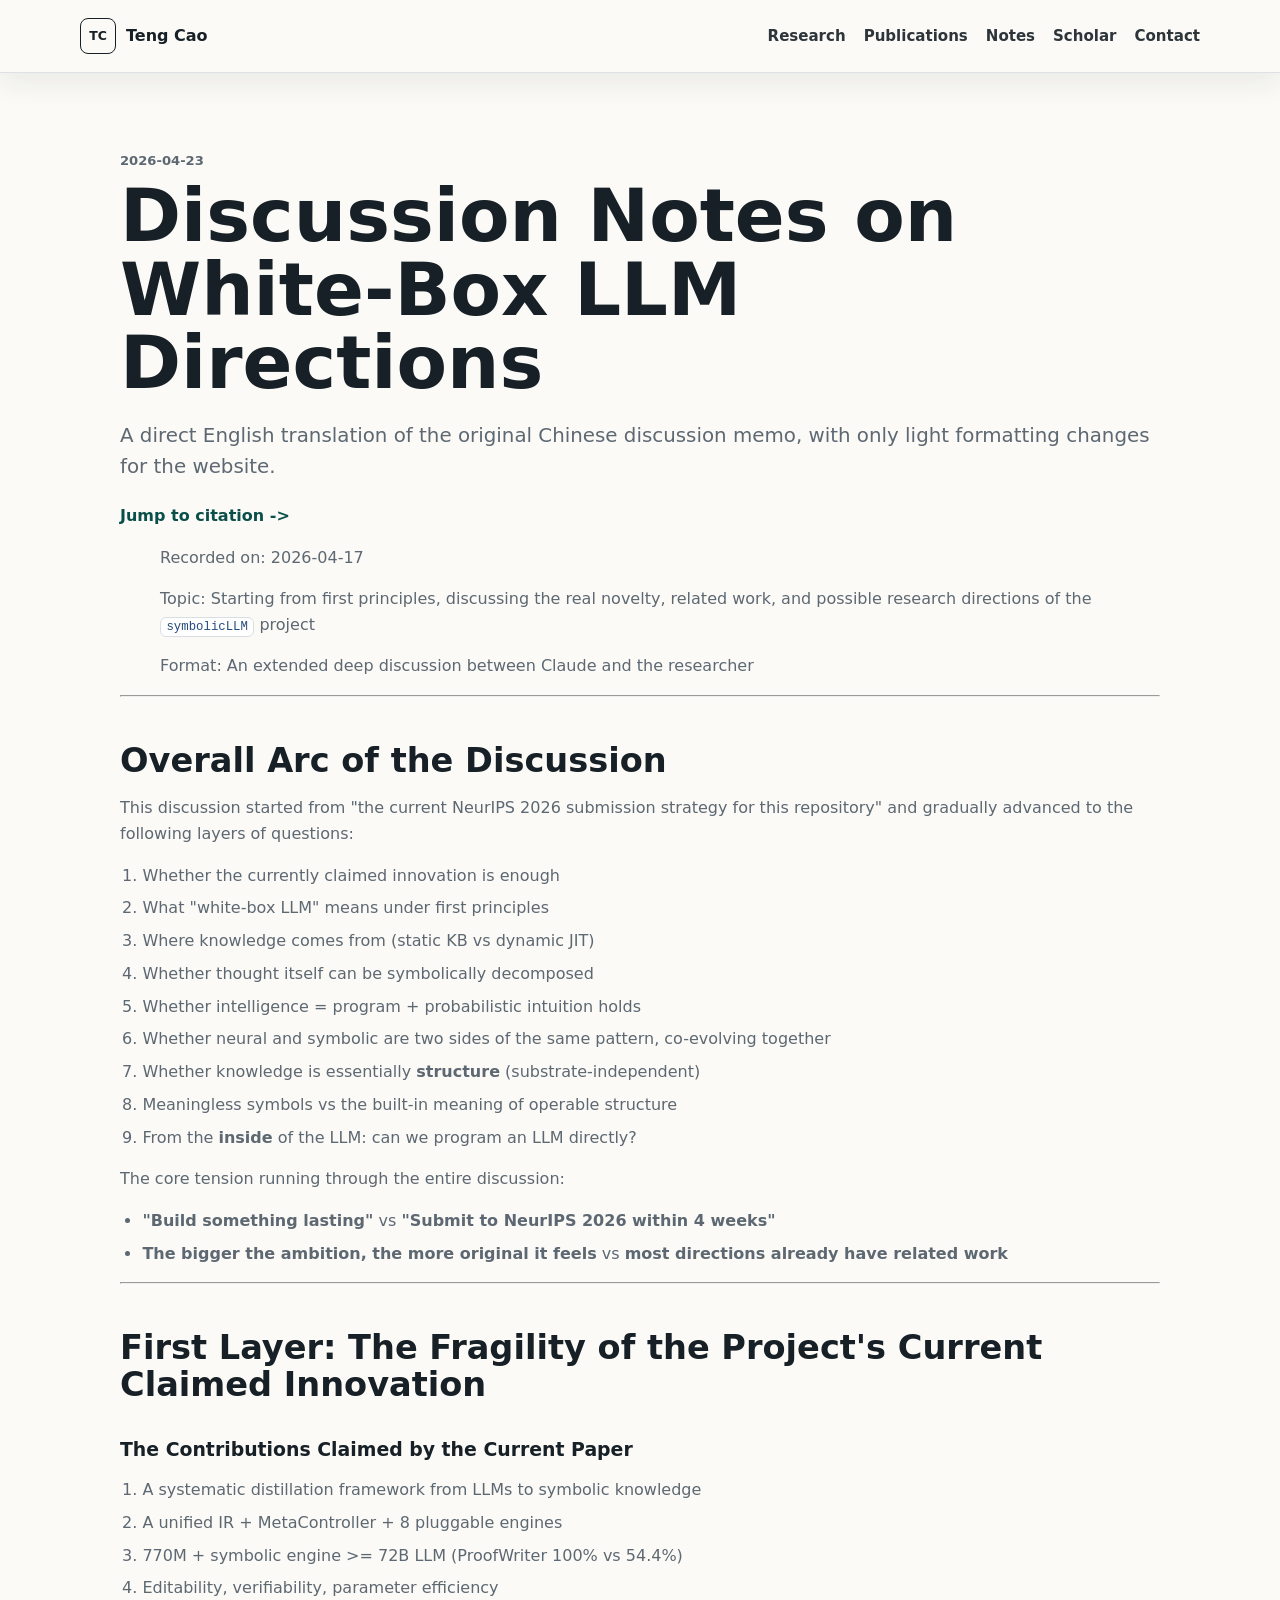
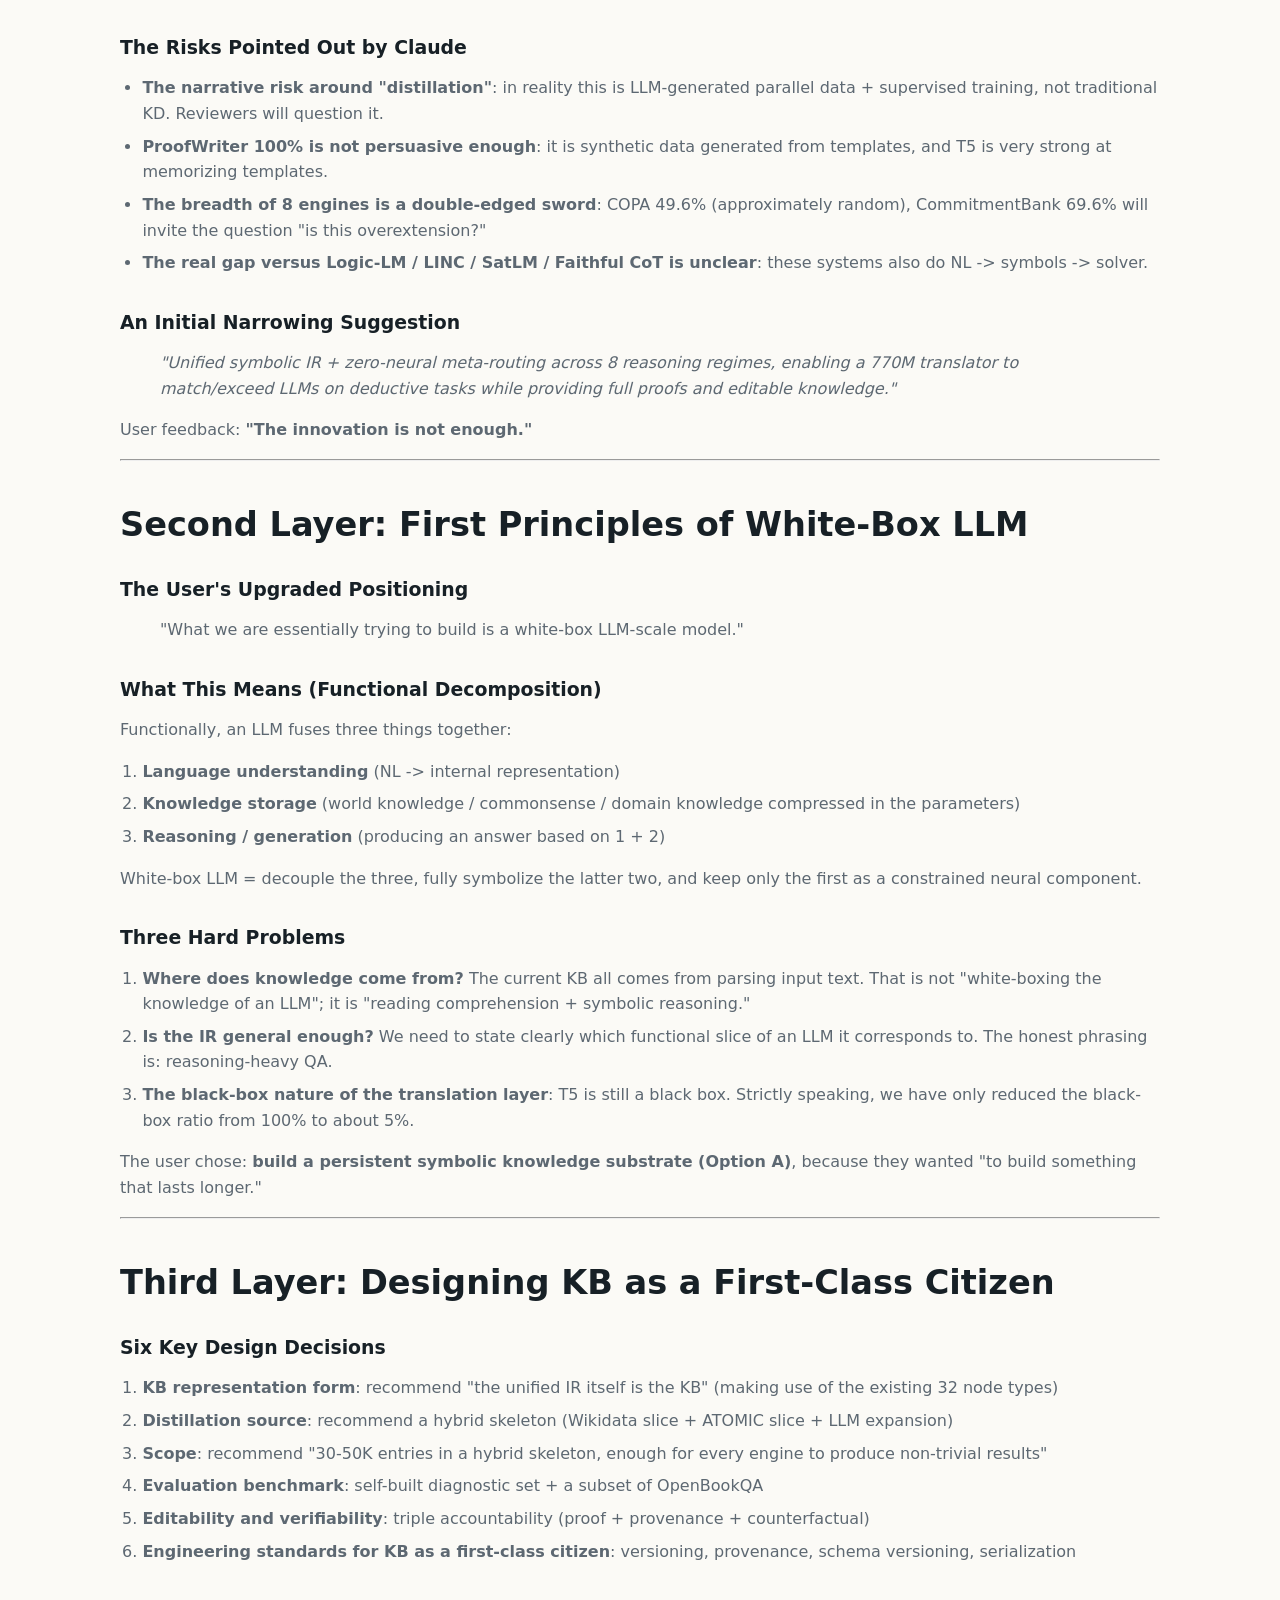
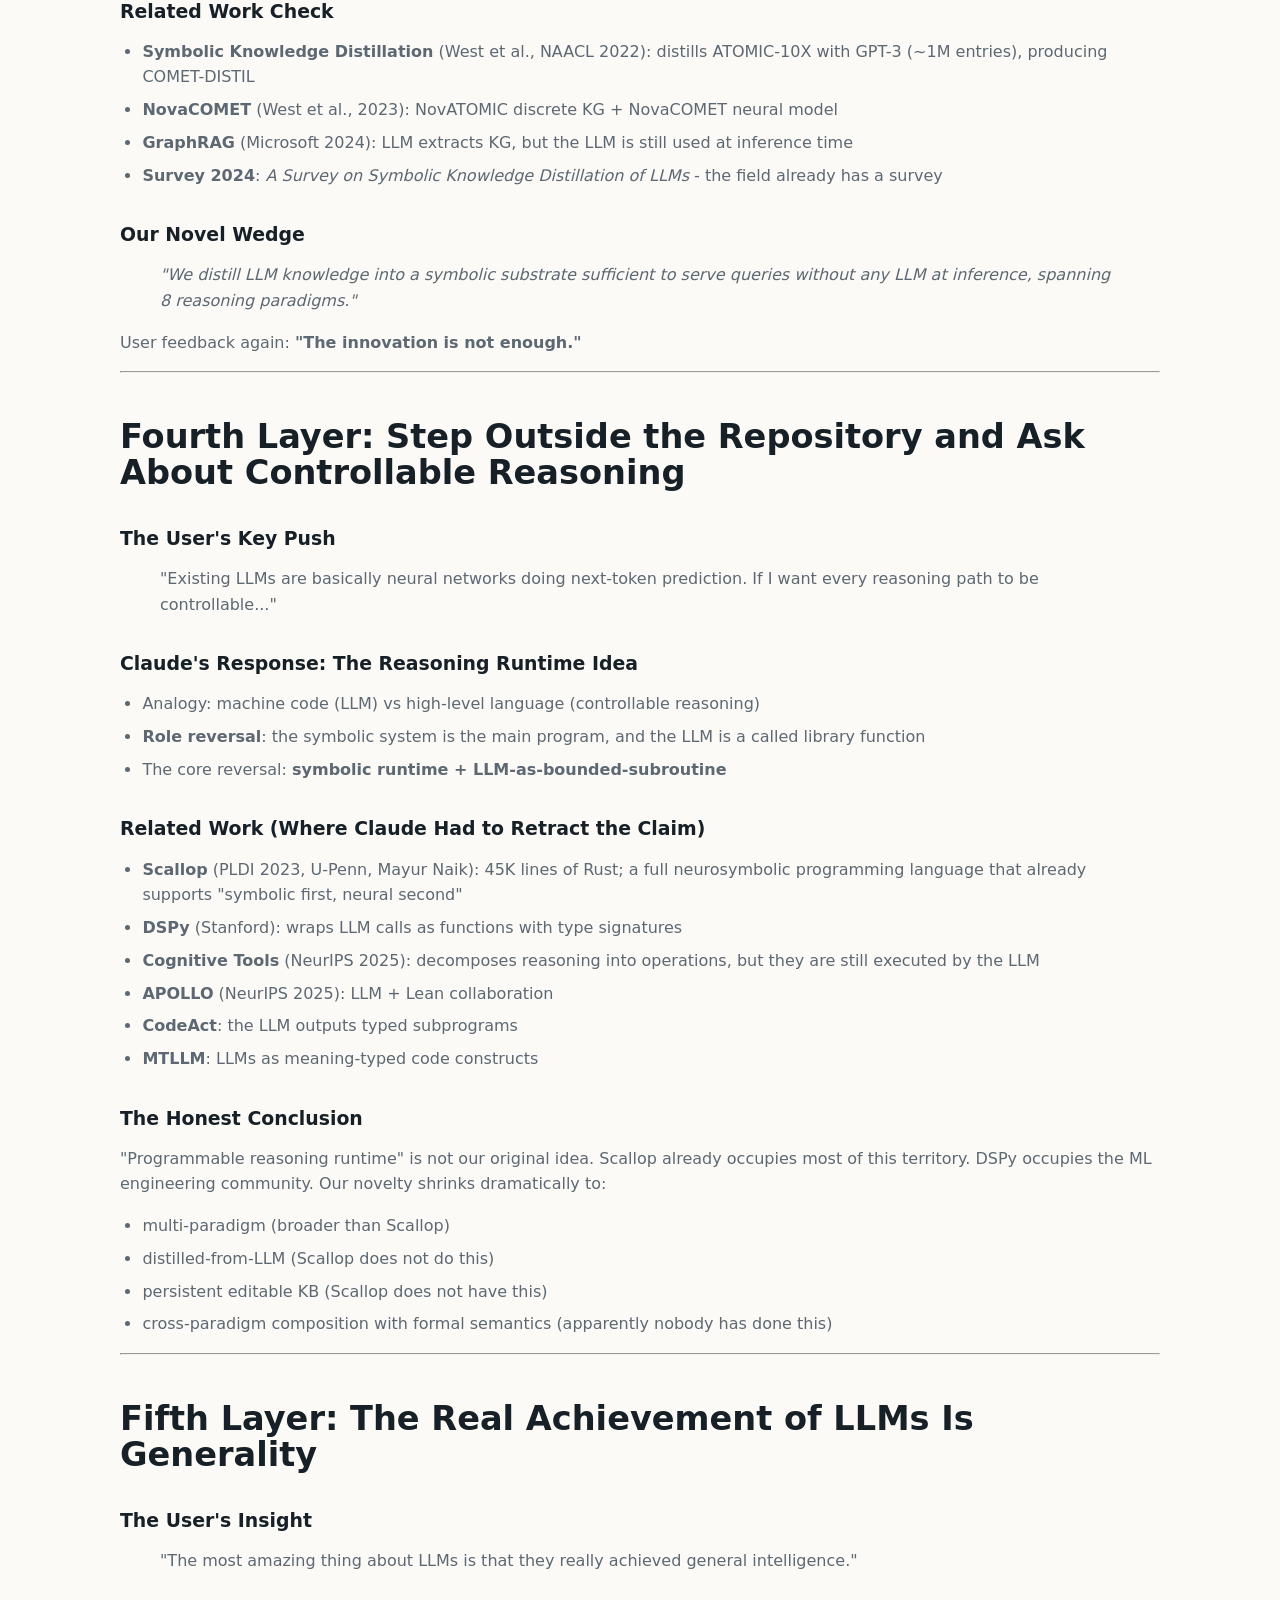
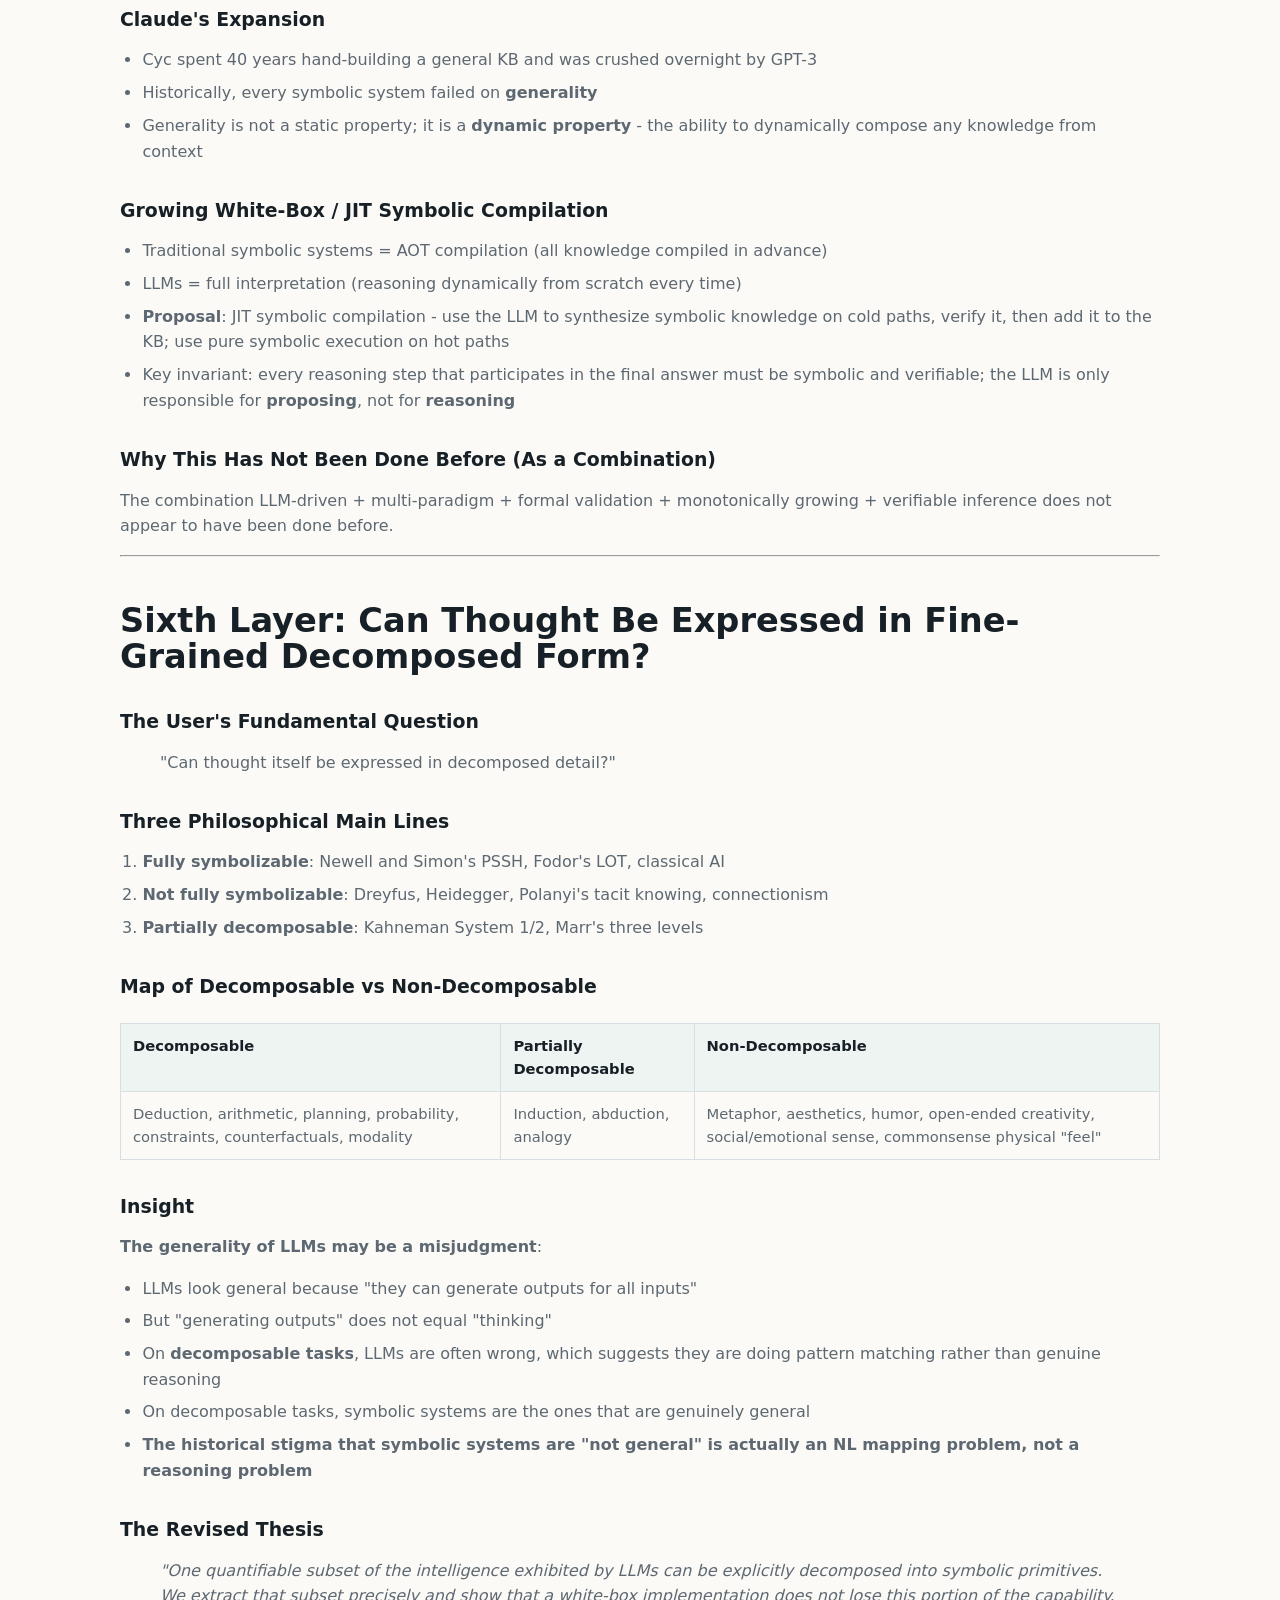
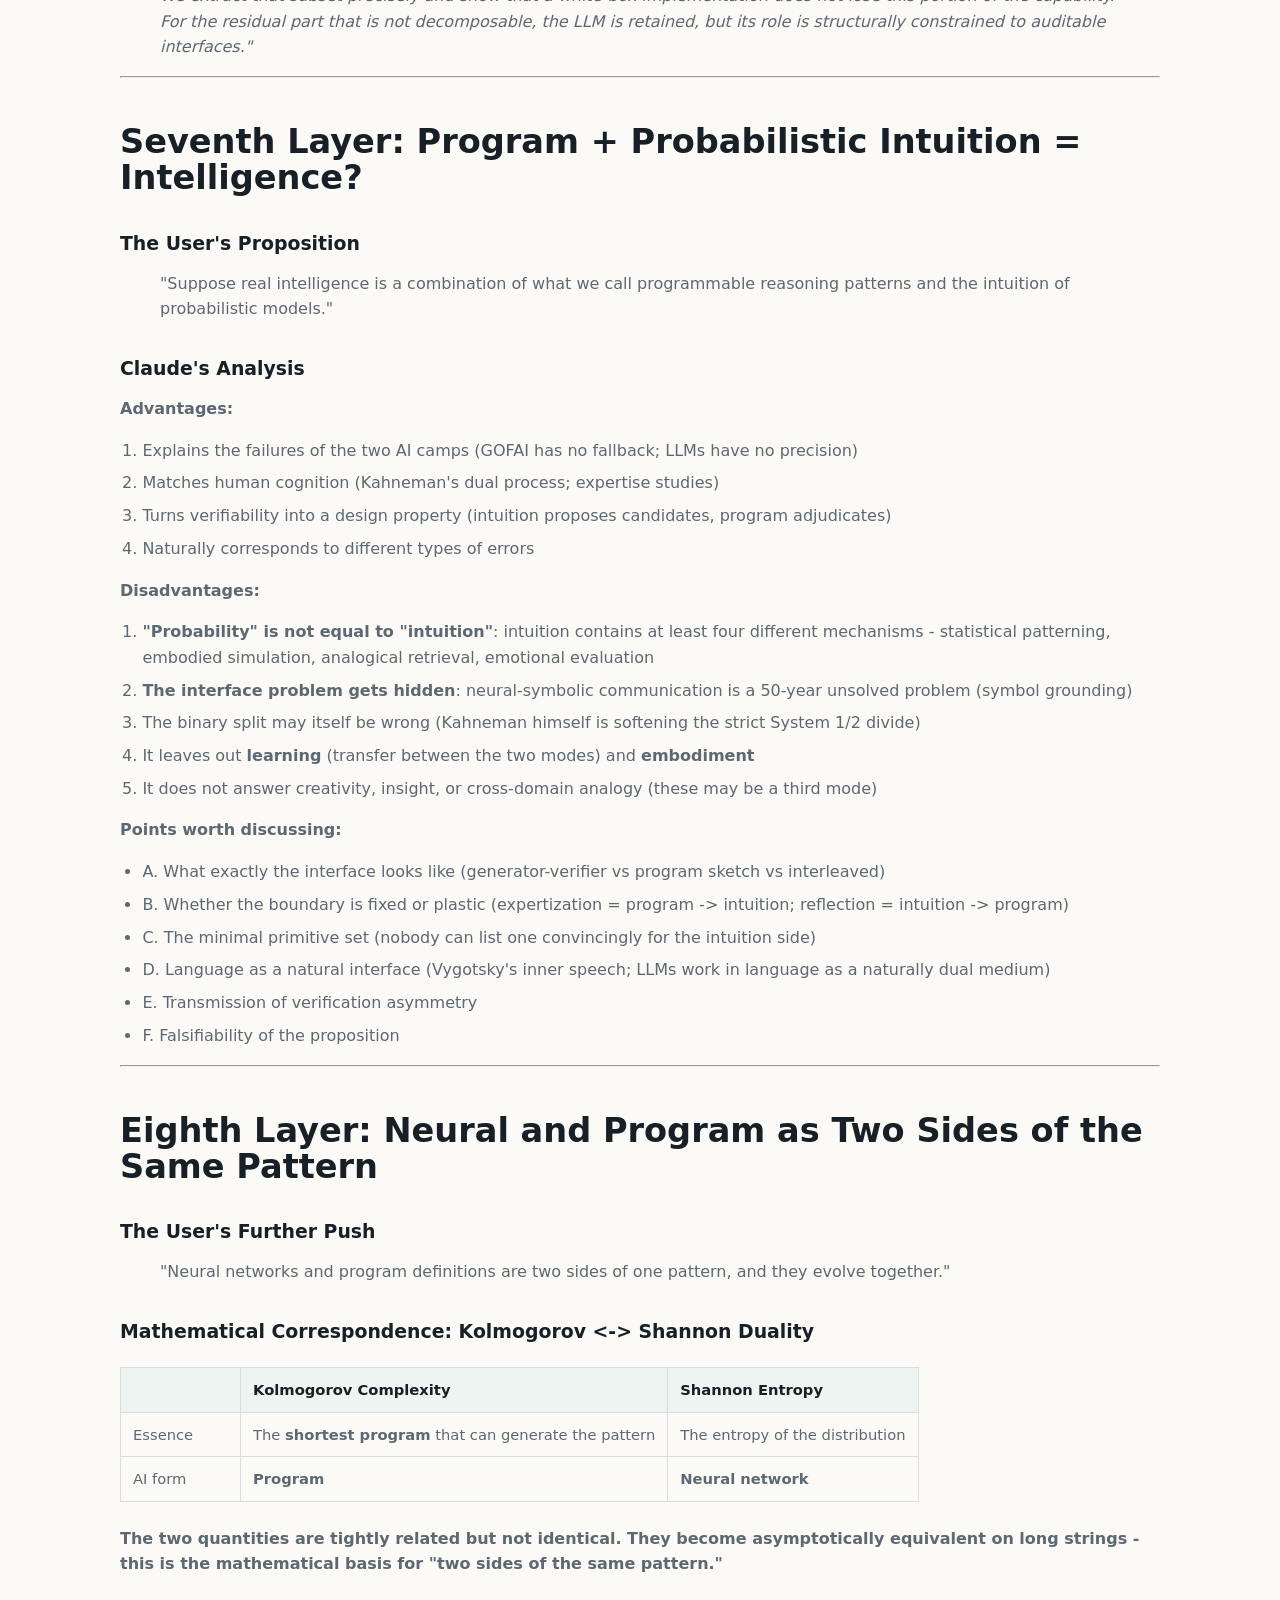
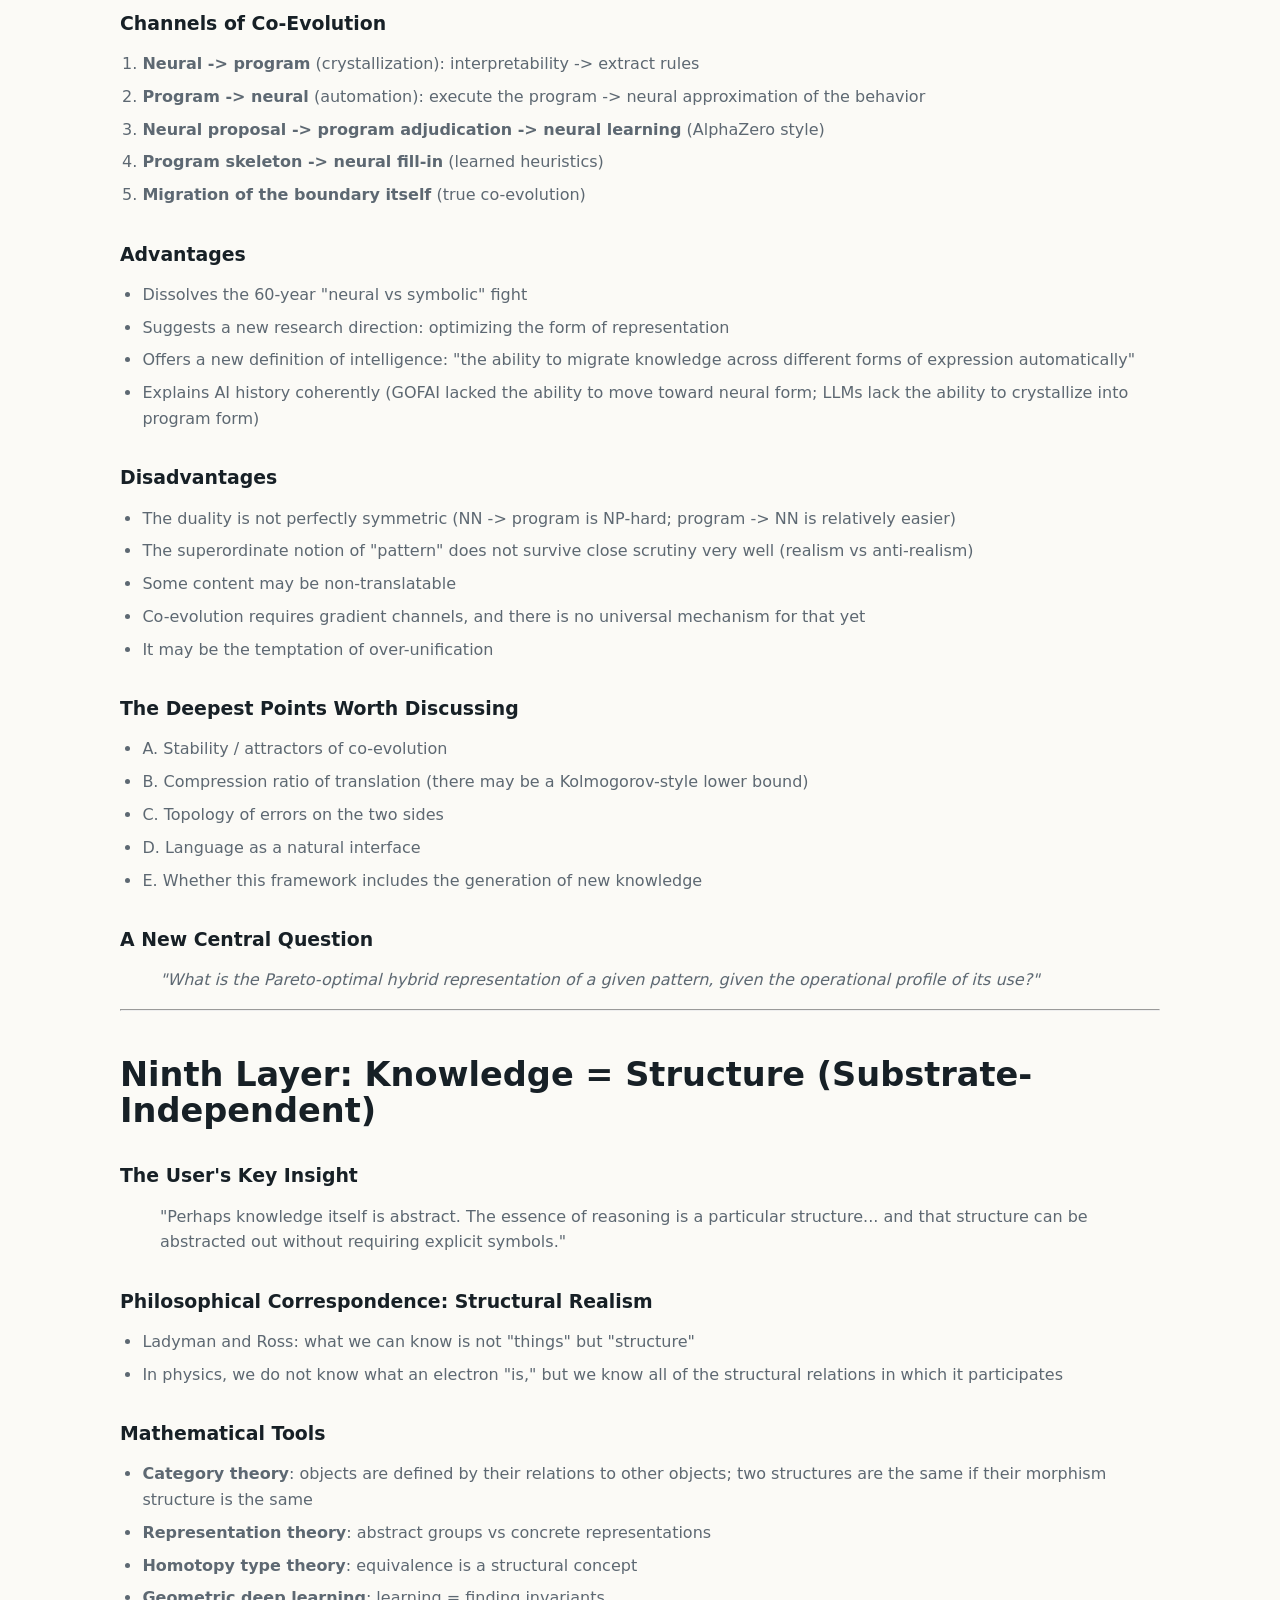
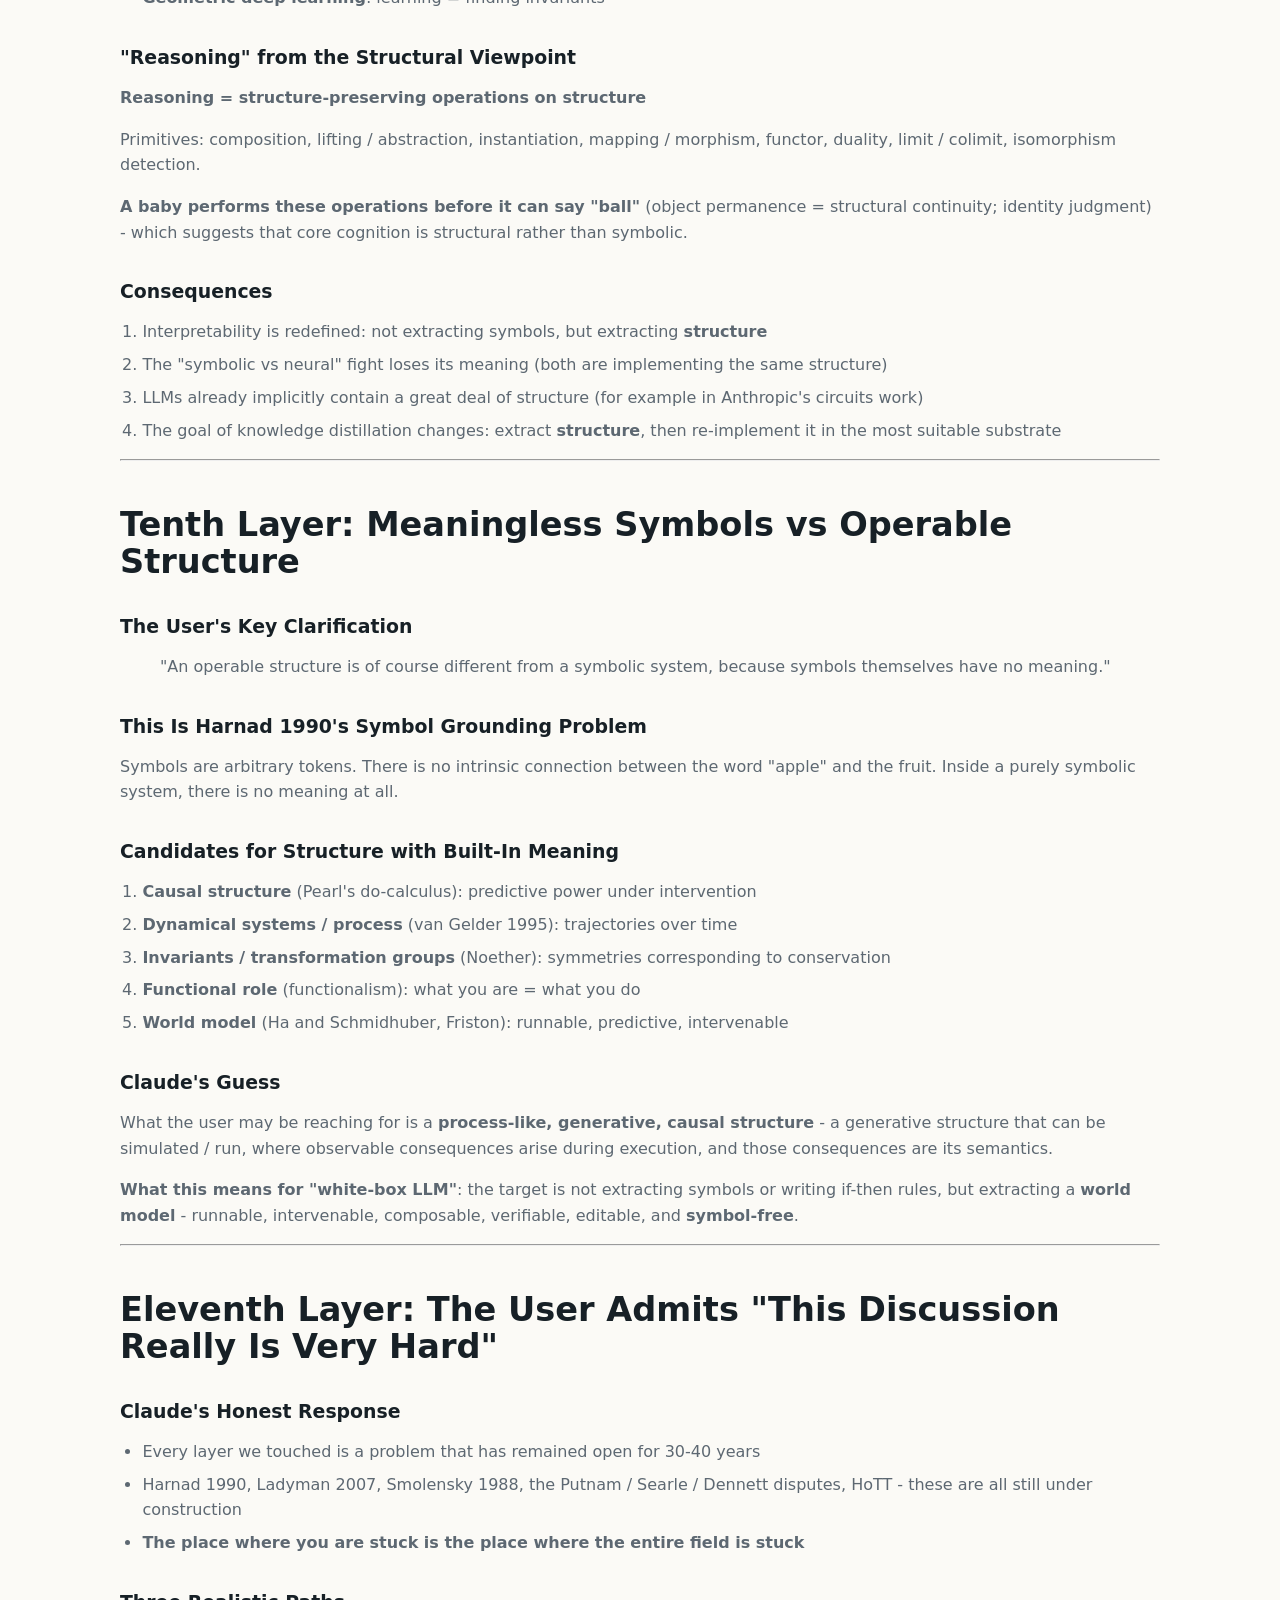
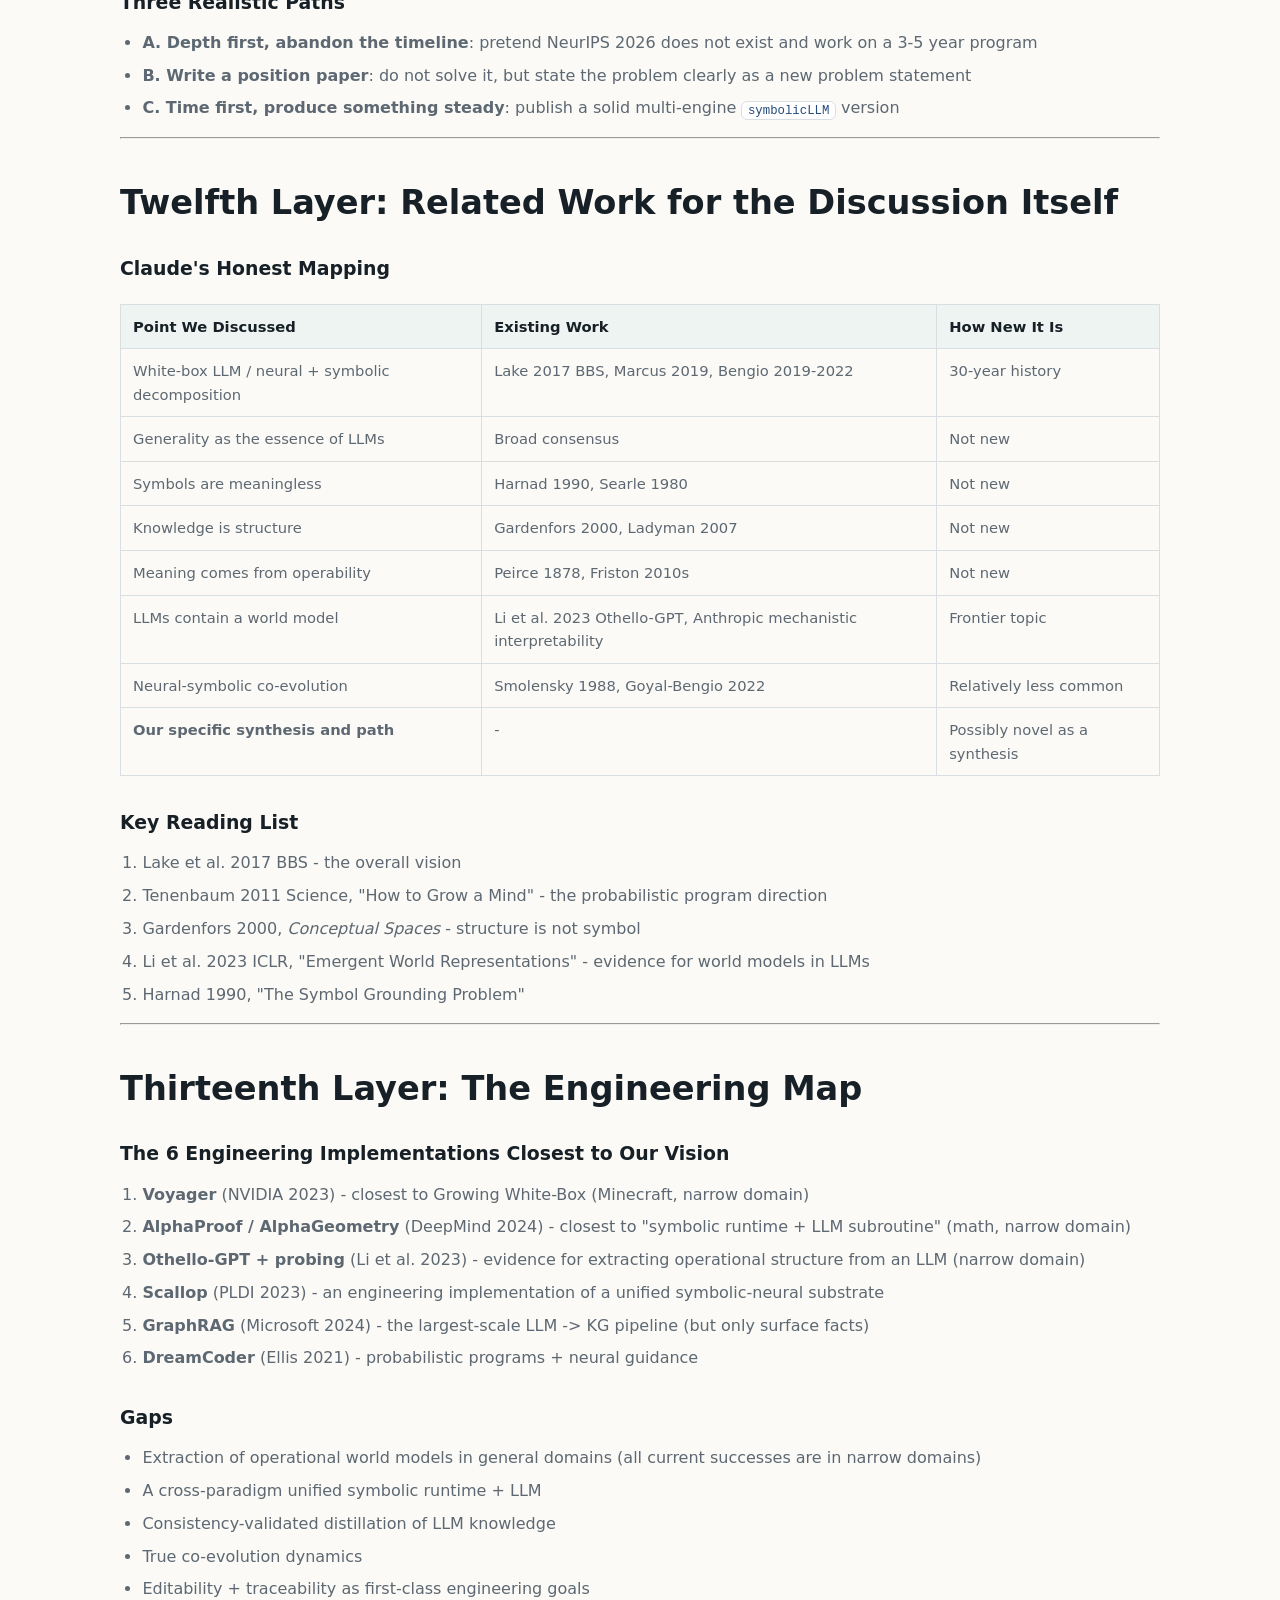
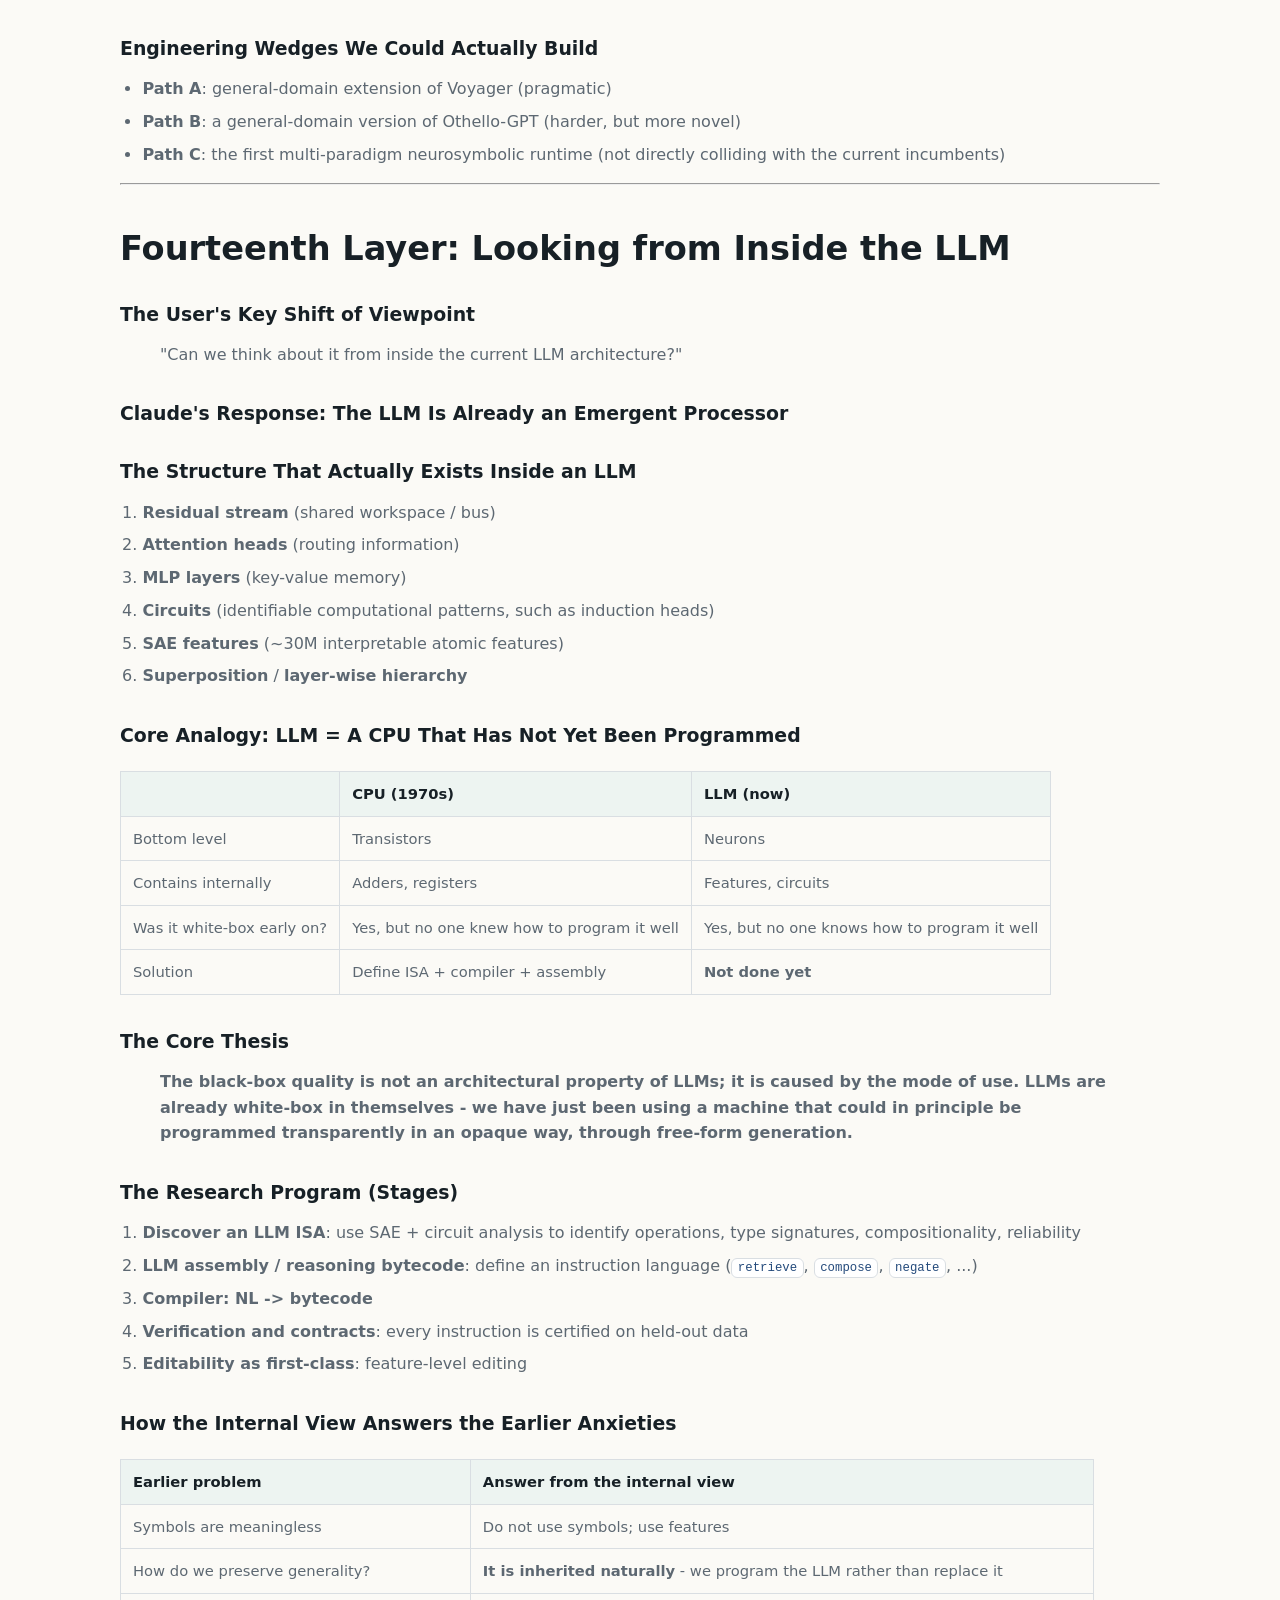
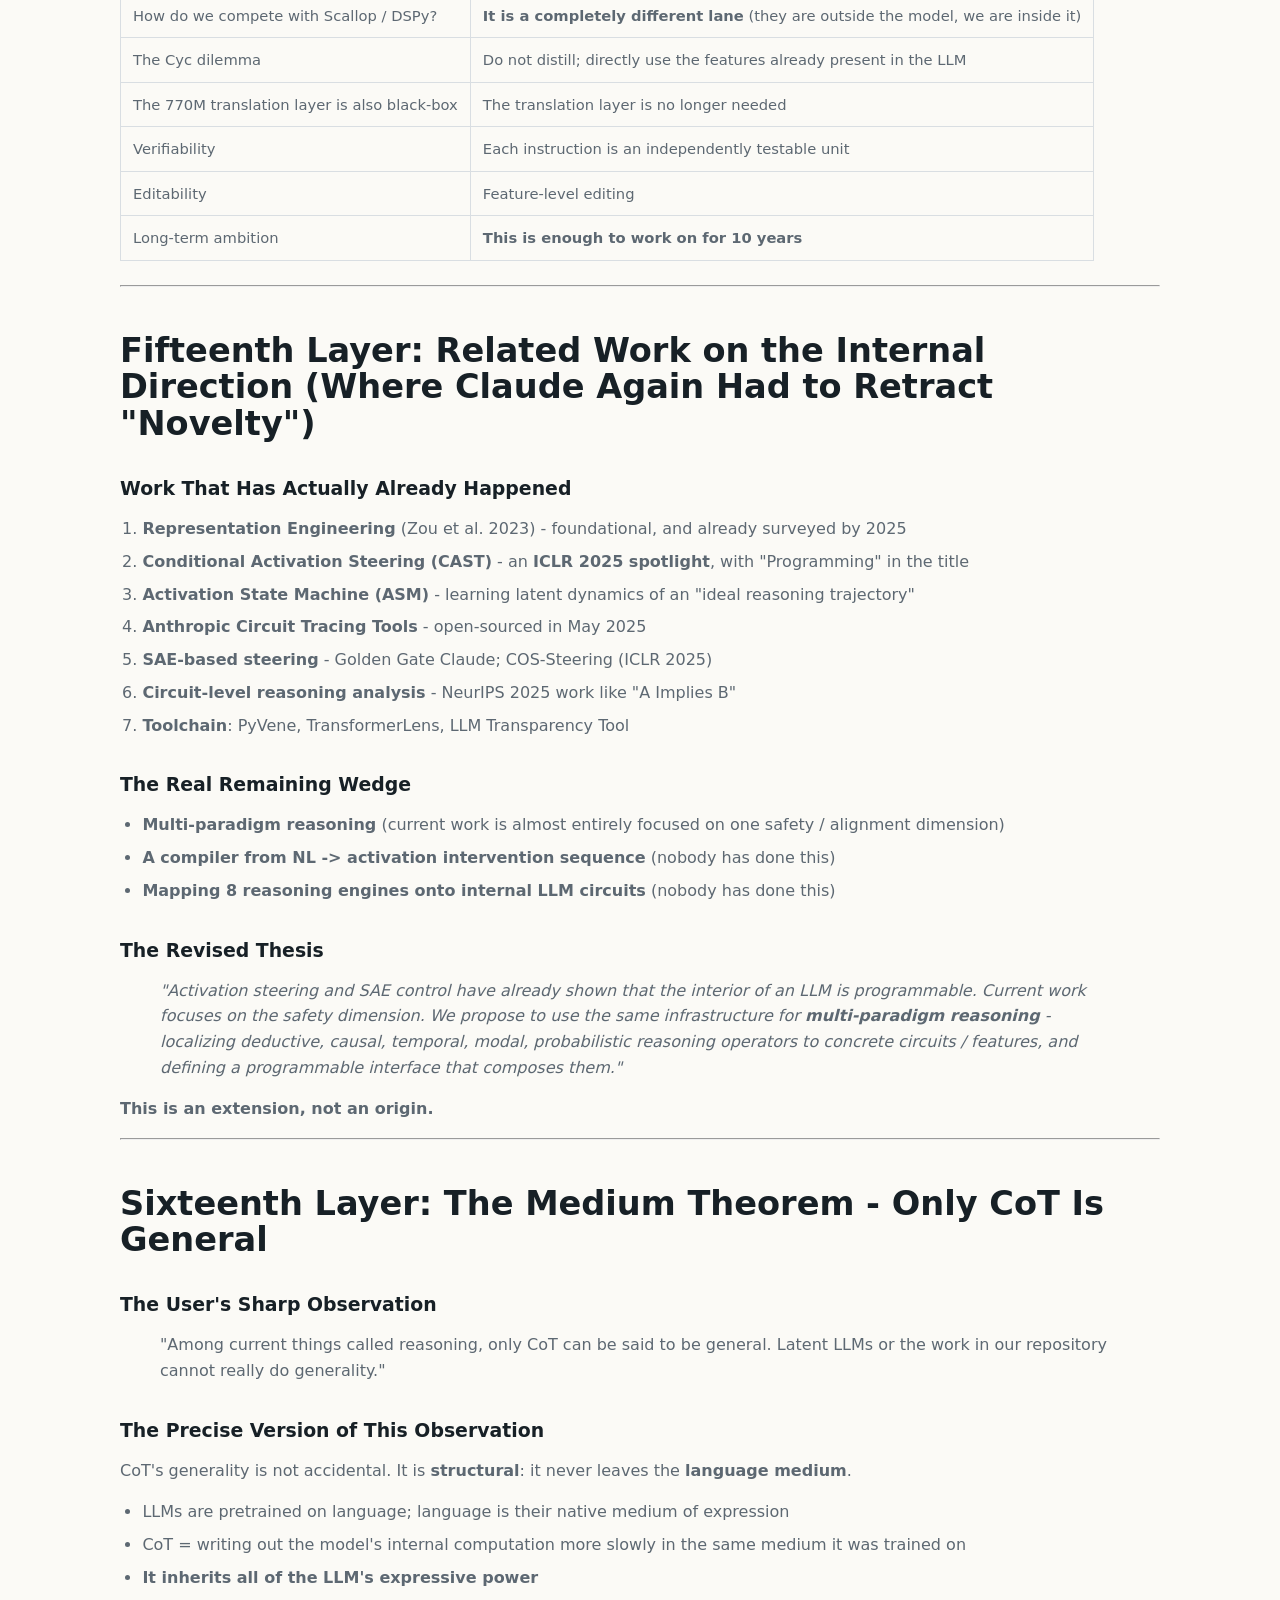
<file: posts/2026-04-23-white-box-llm-directions.html>
<!doctype html>
<html lang="en">
<head>
  <meta charset="utf-8">
  <meta name="viewport" content="width=device-width, initial-scale=1">
  <title>Discussion Notes on White-Box LLM Directions | Teng Cao</title>
  <meta name="description" content="A direct English translation of a Chinese discussion memo on white-box LLM directions, symbolic reasoning, and AGI research choices.">
  <link rel="canonical" href="https://caotengde.github.io/posts/2026-04-23-white-box-llm-directions.html">
  <link rel="icon" href="../assets/favicon.svg" type="image/svg+xml">
  <link rel="stylesheet" href="../styles.css?v=20260801-nav">
</head>
<body>
  <header class="site-header compact" data-header>
    <a class="brand" href="../index.html">
      <span class="brand-mark" aria-hidden="true">TC</span>
      <span>Teng Cao</span>
    </a>
    <nav class="site-nav" aria-label="Primary navigation">
      <a href="../index.html#research">Research</a>
      <a href="../index.html#publications">Publications</a>
      <a href="../blog.html">Notes</a>
      <a href="https://scholar.google.com/citations?user=rGbSMkcAAAAJ&amp;hl=zh-CN" target="_blank" rel="noreferrer">Scholar</a>
      <a href="../index.html#contact">Contact</a>
    </nav>
  </header>

  <main class="article-main wide-article">
    <article class="article">
      <p class="note-date">2026-04-23</p>
      <h1>Discussion Notes on White-Box LLM Directions</h1>
      <p class="article-lead">A direct English translation of the original Chinese discussion memo, with only light formatting changes for the website.</p>
      <p class="article-utility"><a class="text-link" href="#citation">Jump to citation <span aria-hidden="true">-&gt;</span></a></p>

      <blockquote>
        <p>Recorded on: 2026-04-17</p>
        <p>Topic: Starting from first principles, discussing the real novelty, related work, and possible research directions of the <code>symbolicLLM</code> project</p>
        <p>Format: An extended deep discussion between Claude and the researcher</p>
      </blockquote>

      <hr>

      <h2>Overall Arc of the Discussion</h2>
      <p>This discussion started from &quot;the current NeurIPS 2026 submission strategy for this repository&quot; and gradually advanced to the following layers of questions:</p>
      <ol>
        <li>Whether the currently claimed innovation is enough</li>
        <li>What &quot;white-box LLM&quot; means under first principles</li>
        <li>Where knowledge comes from (static KB vs dynamic JIT)</li>
        <li>Whether thought itself can be symbolically decomposed</li>
        <li>Whether intelligence = program + probabilistic intuition holds</li>
        <li>Whether neural and symbolic are two sides of the same pattern, co-evolving together</li>
        <li>Whether knowledge is essentially <strong>structure</strong> (substrate-independent)</li>
        <li>Meaningless symbols vs the built-in meaning of operable structure</li>
        <li>From the <strong>inside</strong> of the LLM: can we program an LLM directly?</li>
      </ol>
      <p>The core tension running through the entire discussion:</p>
      <ul>
        <li><strong>&quot;Build something lasting&quot;</strong> vs <strong>&quot;Submit to NeurIPS 2026 within 4 weeks&quot;</strong></li>
        <li><strong>The bigger the ambition, the more original it feels</strong> vs <strong>most directions already have related work</strong></li>
      </ul>

      <hr>

      <h2>First Layer: The Fragility of the Project's Current Claimed Innovation</h2>

      <h3>The Contributions Claimed by the Current Paper</h3>
      <ol>
        <li>A systematic distillation framework from LLMs to symbolic knowledge</li>
        <li>A unified IR + MetaController + 8 pluggable engines</li>
        <li>770M + symbolic engine &gt;= 72B LLM (ProofWriter 100% vs 54.4%)</li>
        <li>Editability, verifiability, parameter efficiency</li>
      </ol>

      <h3>The Risks Pointed Out by Claude</h3>
      <ul>
        <li><strong>The narrative risk around &quot;distillation&quot;</strong>: in reality this is LLM-generated parallel data + supervised training, not traditional KD. Reviewers will question it.</li>
        <li><strong>ProofWriter 100% is not persuasive enough</strong>: it is synthetic data generated from templates, and T5 is very strong at memorizing templates.</li>
        <li><strong>The breadth of 8 engines is a double-edged sword</strong>: COPA 49.6% (approximately random), CommitmentBank 69.6% will invite the question &quot;is this overextension?&quot;</li>
        <li><strong>The real gap versus Logic-LM / LINC / SatLM / Faithful CoT is unclear</strong>: these systems also do NL -> symbols -> solver.</li>
      </ul>

      <h3>An Initial Narrowing Suggestion</h3>
      <blockquote>
        <p><em>&quot;Unified symbolic IR + zero-neural meta-routing across 8 reasoning regimes, enabling a 770M translator to match/exceed LLMs on deductive tasks while providing full proofs and editable knowledge.&quot;</em></p>
      </blockquote>
      <p>User feedback: <strong>&quot;The innovation is not enough.&quot;</strong></p>

      <hr>

      <h2>Second Layer: First Principles of White-Box LLM</h2>

      <h3>The User's Upgraded Positioning</h3>
      <blockquote>
        <p>&quot;What we are essentially trying to build is a white-box LLM-scale model.&quot;</p>
      </blockquote>

      <h3>What This Means (Functional Decomposition)</h3>
      <p>Functionally, an LLM fuses three things together:</p>
      <ol>
        <li><strong>Language understanding</strong> (NL -> internal representation)</li>
        <li><strong>Knowledge storage</strong> (world knowledge / commonsense / domain knowledge compressed in the parameters)</li>
        <li><strong>Reasoning / generation</strong> (producing an answer based on 1 + 2)</li>
      </ol>
      <p>White-box LLM = decouple the three, fully symbolize the latter two, and keep only the first as a constrained neural component.</p>

      <h3>Three Hard Problems</h3>
      <ol>
        <li><strong>Where does knowledge come from?</strong> The current KB all comes from parsing input text. That is not &quot;white-boxing the knowledge of an LLM&quot;; it is &quot;reading comprehension + symbolic reasoning.&quot;</li>
        <li><strong>Is the IR general enough?</strong> We need to state clearly which functional slice of an LLM it corresponds to. The honest phrasing is: reasoning-heavy QA.</li>
        <li><strong>The black-box nature of the translation layer</strong>: T5 is still a black box. Strictly speaking, we have only reduced the black-box ratio from 100% to about 5%.</li>
      </ol>
      <p>The user chose: <strong>build a persistent symbolic knowledge substrate (Option A)</strong>, because they wanted &quot;to build something that lasts longer.&quot;</p>

      <hr>

      <h2>Third Layer: Designing KB as a First-Class Citizen</h2>

      <h3>Six Key Design Decisions</h3>
      <ol>
        <li><strong>KB representation form</strong>: recommend &quot;the unified IR itself is the KB&quot; (making use of the existing 32 node types)</li>
        <li><strong>Distillation source</strong>: recommend a hybrid skeleton (Wikidata slice + ATOMIC slice + LLM expansion)</li>
        <li><strong>Scope</strong>: recommend &quot;30-50K entries in a hybrid skeleton, enough for every engine to produce non-trivial results&quot;</li>
        <li><strong>Evaluation benchmark</strong>: self-built diagnostic set + a subset of OpenBookQA</li>
        <li><strong>Editability and verifiability</strong>: triple accountability (proof + provenance + counterfactual)</li>
        <li><strong>Engineering standards for KB as a first-class citizen</strong>: versioning, provenance, schema versioning, serialization</li>
      </ol>

      <h3>Related Work Check</h3>
      <ul>
        <li><strong>Symbolic Knowledge Distillation</strong> (West et al., NAACL 2022): distills ATOMIC-10X with GPT-3 (~1M entries), producing COMET-DISTIL</li>
        <li><strong>NovaCOMET</strong> (West et al., 2023): NovATOMIC discrete KG + NovaCOMET neural model</li>
        <li><strong>GraphRAG</strong> (Microsoft 2024): LLM extracts KG, but the LLM is still used at inference time</li>
        <li><strong>Survey 2024</strong>: <em>A Survey on Symbolic Knowledge Distillation of LLMs</em> - the field already has a survey</li>
      </ul>

      <h3>Our Novel Wedge</h3>
      <blockquote>
        <p><em>&quot;We distill LLM knowledge into a symbolic substrate sufficient to serve queries without any LLM at inference, spanning 8 reasoning paradigms.&quot;</em></p>
      </blockquote>
      <p>User feedback again: <strong>&quot;The innovation is not enough.&quot;</strong></p>

      <hr>

      <h2>Fourth Layer: Step Outside the Repository and Ask About Controllable Reasoning</h2>

      <h3>The User's Key Push</h3>
      <blockquote>
        <p>&quot;Existing LLMs are basically neural networks doing next-token prediction. If I want every reasoning path to be controllable...&quot;</p>
      </blockquote>

      <h3>Claude's Response: The Reasoning Runtime Idea</h3>
      <ul>
        <li>Analogy: machine code (LLM) vs high-level language (controllable reasoning)</li>
        <li><strong>Role reversal</strong>: the symbolic system is the main program, and the LLM is a called library function</li>
        <li>The core reversal: <strong>symbolic runtime + LLM-as-bounded-subroutine</strong></li>
      </ul>

      <h3>Related Work (Where Claude Had to Retract the Claim)</h3>
      <ul>
        <li><strong>Scallop</strong> (PLDI 2023, U-Penn, Mayur Naik): 45K lines of Rust; a full neurosymbolic programming language that already supports &quot;symbolic first, neural second&quot;</li>
        <li><strong>DSPy</strong> (Stanford): wraps LLM calls as functions with type signatures</li>
        <li><strong>Cognitive Tools</strong> (NeurIPS 2025): decomposes reasoning into operations, but they are still executed by the LLM</li>
        <li><strong>APOLLO</strong> (NeurIPS 2025): LLM + Lean collaboration</li>
        <li><strong>CodeAct</strong>: the LLM outputs typed subprograms</li>
        <li><strong>MTLLM</strong>: LLMs as meaning-typed code constructs</li>
      </ul>

      <h3>The Honest Conclusion</h3>
      <p>&quot;Programmable reasoning runtime&quot; is not our original idea. Scallop already occupies most of this territory. DSPy occupies the ML engineering community. Our novelty shrinks dramatically to:</p>
      <ul>
        <li>multi-paradigm (broader than Scallop)</li>
        <li>distilled-from-LLM (Scallop does not do this)</li>
        <li>persistent editable KB (Scallop does not have this)</li>
        <li>cross-paradigm composition with formal semantics (apparently nobody has done this)</li>
      </ul>

      <hr>

      <h2>Fifth Layer: The Real Achievement of LLMs Is Generality</h2>

      <h3>The User's Insight</h3>
      <blockquote>
        <p>&quot;The most amazing thing about LLMs is that they really achieved general intelligence.&quot;</p>
      </blockquote>

      <h3>Claude's Expansion</h3>
      <ul>
        <li>Cyc spent 40 years hand-building a general KB and was crushed overnight by GPT-3</li>
        <li>Historically, every symbolic system failed on <strong>generality</strong></li>
        <li>Generality is not a static property; it is a <strong>dynamic property</strong> - the ability to dynamically compose any knowledge from context</li>
      </ul>

      <h3>Growing White-Box / JIT Symbolic Compilation</h3>
      <ul>
        <li>Traditional symbolic systems = AOT compilation (all knowledge compiled in advance)</li>
        <li>LLMs = full interpretation (reasoning dynamically from scratch every time)</li>
        <li><strong>Proposal</strong>: JIT symbolic compilation - use the LLM to synthesize symbolic knowledge on cold paths, verify it, then add it to the KB; use pure symbolic execution on hot paths</li>
        <li>Key invariant: every reasoning step that participates in the final answer must be symbolic and verifiable; the LLM is only responsible for <strong>proposing</strong>, not for <strong>reasoning</strong></li>
      </ul>

      <h3>Why This Has Not Been Done Before (As a Combination)</h3>
      <p>The combination LLM-driven + multi-paradigm + formal validation + monotonically growing + verifiable inference does not appear to have been done before.</p>

      <hr>

      <h2>Sixth Layer: Can Thought Be Expressed in Fine-Grained Decomposed Form?</h2>

      <h3>The User's Fundamental Question</h3>
      <blockquote>
        <p>&quot;Can thought itself be expressed in decomposed detail?&quot;</p>
      </blockquote>

      <h3>Three Philosophical Main Lines</h3>
      <ol>
        <li><strong>Fully symbolizable</strong>: Newell and Simon's PSSH, Fodor's LOT, classical AI</li>
        <li><strong>Not fully symbolizable</strong>: Dreyfus, Heidegger, Polanyi's tacit knowing, connectionism</li>
        <li><strong>Partially decomposable</strong>: Kahneman System 1/2, Marr's three levels</li>
      </ol>

      <h3>Map of Decomposable vs Non-Decomposable</h3>
      <table>
        <thead>
          <tr>
            <th>Decomposable</th>
            <th>Partially Decomposable</th>
            <th>Non-Decomposable</th>
          </tr>
        </thead>
        <tbody>
          <tr>
            <td>Deduction, arithmetic, planning, probability, constraints, counterfactuals, modality</td>
            <td>Induction, abduction, analogy</td>
            <td>Metaphor, aesthetics, humor, open-ended creativity, social/emotional sense, commonsense physical &quot;feel&quot;</td>
          </tr>
        </tbody>
      </table>

      <h3>Insight</h3>
      <p><strong>The generality of LLMs may be a misjudgment</strong>:</p>
      <ul>
        <li>LLMs look general because &quot;they can generate outputs for all inputs&quot;</li>
        <li>But &quot;generating outputs&quot; does not equal &quot;thinking&quot;</li>
        <li>On <strong>decomposable tasks</strong>, LLMs are often wrong, which suggests they are doing pattern matching rather than genuine reasoning</li>
        <li>On decomposable tasks, symbolic systems are the ones that are genuinely general</li>
        <li><strong>The historical stigma that symbolic systems are &quot;not general&quot; is actually an NL mapping problem, not a reasoning problem</strong></li>
      </ul>

      <h3>The Revised Thesis</h3>
      <blockquote>
        <p><em>&quot;One quantifiable subset of the intelligence exhibited by LLMs can be explicitly decomposed into symbolic primitives. We extract that subset precisely and show that a white-box implementation does not lose this portion of the capability. For the residual part that is not decomposable, the LLM is retained, but its role is structurally constrained to auditable interfaces.&quot;</em></p>
      </blockquote>

      <hr>

      <h2>Seventh Layer: Program + Probabilistic Intuition = Intelligence?</h2>

      <h3>The User's Proposition</h3>
      <blockquote>
        <p>&quot;Suppose real intelligence is a combination of what we call programmable reasoning patterns and the intuition of probabilistic models.&quot;</p>
      </blockquote>

      <h3>Claude's Analysis</h3>
      <p><strong>Advantages:</strong></p>
      <ol>
        <li>Explains the failures of the two AI camps (GOFAI has no fallback; LLMs have no precision)</li>
        <li>Matches human cognition (Kahneman's dual process; expertise studies)</li>
        <li>Turns verifiability into a design property (intuition proposes candidates, program adjudicates)</li>
        <li>Naturally corresponds to different types of errors</li>
      </ol>
      <p><strong>Disadvantages:</strong></p>
      <ol>
        <li><strong>&quot;Probability&quot; is not equal to &quot;intuition&quot;</strong>: intuition contains at least four different mechanisms - statistical patterning, embodied simulation, analogical retrieval, emotional evaluation</li>
        <li><strong>The interface problem gets hidden</strong>: neural-symbolic communication is a 50-year unsolved problem (symbol grounding)</li>
        <li>The binary split may itself be wrong (Kahneman himself is softening the strict System 1/2 divide)</li>
        <li>It leaves out <strong>learning</strong> (transfer between the two modes) and <strong>embodiment</strong></li>
        <li>It does not answer creativity, insight, or cross-domain analogy (these may be a third mode)</li>
      </ol>
      <p><strong>Points worth discussing:</strong></p>
      <ul>
        <li>A. What exactly the interface looks like (generator-verifier vs program sketch vs interleaved)</li>
        <li>B. Whether the boundary is fixed or plastic (expertization = program -> intuition; reflection = intuition -> program)</li>
        <li>C. The minimal primitive set (nobody can list one convincingly for the intuition side)</li>
        <li>D. Language as a natural interface (Vygotsky's inner speech; LLMs work in language as a naturally dual medium)</li>
        <li>E. Transmission of verification asymmetry</li>
        <li>F. Falsifiability of the proposition</li>
      </ul>

      <hr>

      <h2>Eighth Layer: Neural and Program as Two Sides of the Same Pattern</h2>

      <h3>The User's Further Push</h3>
      <blockquote>
        <p>&quot;Neural networks and program definitions are two sides of one pattern, and they evolve together.&quot;</p>
      </blockquote>

      <h3>Mathematical Correspondence: Kolmogorov &lt;-&gt; Shannon Duality</h3>
      <table>
        <thead>
          <tr>
            <th></th>
            <th>Kolmogorov Complexity</th>
            <th>Shannon Entropy</th>
          </tr>
        </thead>
        <tbody>
          <tr>
            <td>Essence</td>
            <td>The <strong>shortest program</strong> that can generate the pattern</td>
            <td>The entropy of the distribution</td>
          </tr>
          <tr>
            <td>AI form</td>
            <td><strong>Program</strong></td>
            <td><strong>Neural network</strong></td>
          </tr>
        </tbody>
      </table>
      <p><strong>The two quantities are tightly related but not identical. They become asymptotically equivalent on long strings - this is the mathematical basis for &quot;two sides of the same pattern.&quot;</strong></p>

      <h3>Channels of Co-Evolution</h3>
      <ol>
        <li><strong>Neural -> program</strong> (crystallization): interpretability -> extract rules</li>
        <li><strong>Program -> neural</strong> (automation): execute the program -> neural approximation of the behavior</li>
        <li><strong>Neural proposal -> program adjudication -> neural learning</strong> (AlphaZero style)</li>
        <li><strong>Program skeleton -> neural fill-in</strong> (learned heuristics)</li>
        <li><strong>Migration of the boundary itself</strong> (true co-evolution)</li>
      </ol>

      <h3>Advantages</h3>
      <ul>
        <li>Dissolves the 60-year &quot;neural vs symbolic&quot; fight</li>
        <li>Suggests a new research direction: optimizing the form of representation</li>
        <li>Offers a new definition of intelligence: &quot;the ability to migrate knowledge across different forms of expression automatically&quot;</li>
        <li>Explains AI history coherently (GOFAI lacked the ability to move toward neural form; LLMs lack the ability to crystallize into program form)</li>
      </ul>

      <h3>Disadvantages</h3>
      <ul>
        <li>The duality is not perfectly symmetric (NN -> program is NP-hard; program -> NN is relatively easier)</li>
        <li>The superordinate notion of &quot;pattern&quot; does not survive close scrutiny very well (realism vs anti-realism)</li>
        <li>Some content may be non-translatable</li>
        <li>Co-evolution requires gradient channels, and there is no universal mechanism for that yet</li>
        <li>It may be the temptation of over-unification</li>
      </ul>

      <h3>The Deepest Points Worth Discussing</h3>
      <ul>
        <li>A. Stability / attractors of co-evolution</li>
        <li>B. Compression ratio of translation (there may be a Kolmogorov-style lower bound)</li>
        <li>C. Topology of errors on the two sides</li>
        <li>D. Language as a natural interface</li>
        <li>E. Whether this framework includes the generation of new knowledge</li>
      </ul>

      <h3>A New Central Question</h3>
      <blockquote>
        <p><em>&quot;What is the Pareto-optimal hybrid representation of a given pattern, given the operational profile of its use?&quot;</em></p>
      </blockquote>

      <hr>

      <h2>Ninth Layer: Knowledge = Structure (Substrate-Independent)</h2>

      <h3>The User's Key Insight</h3>
      <blockquote>
        <p>&quot;Perhaps knowledge itself is abstract. The essence of reasoning is a particular structure... and that structure can be abstracted out without requiring explicit symbols.&quot;</p>
      </blockquote>

      <h3>Philosophical Correspondence: Structural Realism</h3>
      <ul>
        <li>Ladyman and Ross: what we can know is not &quot;things&quot; but &quot;structure&quot;</li>
        <li>In physics, we do not know what an electron &quot;is,&quot; but we know all of the structural relations in which it participates</li>
      </ul>

      <h3>Mathematical Tools</h3>
      <ul>
        <li><strong>Category theory</strong>: objects are defined by their relations to other objects; two structures are the same if their morphism structure is the same</li>
        <li><strong>Representation theory</strong>: abstract groups vs concrete representations</li>
        <li><strong>Homotopy type theory</strong>: equivalence is a structural concept</li>
        <li><strong>Geometric deep learning</strong>: learning = finding invariants</li>
      </ul>

      <h3>&quot;Reasoning&quot; from the Structural Viewpoint</h3>
      <p><strong>Reasoning = structure-preserving operations on structure</strong></p>
      <p>Primitives: composition, lifting / abstraction, instantiation, mapping / morphism, functor, duality, limit / colimit, isomorphism detection.</p>
      <p><strong>A baby performs these operations before it can say &quot;ball&quot;</strong> (object permanence = structural continuity; identity judgment) - which suggests that core cognition is structural rather than symbolic.</p>

      <h3>Consequences</h3>
      <ol>
        <li>Interpretability is redefined: not extracting symbols, but extracting <strong>structure</strong></li>
        <li>The &quot;symbolic vs neural&quot; fight loses its meaning (both are implementing the same structure)</li>
        <li>LLMs already implicitly contain a great deal of structure (for example in Anthropic's circuits work)</li>
        <li>The goal of knowledge distillation changes: extract <strong>structure</strong>, then re-implement it in the most suitable substrate</li>
      </ol>

      <hr>

      <h2>Tenth Layer: Meaningless Symbols vs Operable Structure</h2>

      <h3>The User's Key Clarification</h3>
      <blockquote>
        <p>&quot;An operable structure is of course different from a symbolic system, because symbols themselves have no meaning.&quot;</p>
      </blockquote>

      <h3>This Is Harnad 1990's Symbol Grounding Problem</h3>
      <p>Symbols are arbitrary tokens. There is no intrinsic connection between the word &quot;apple&quot; and the fruit. Inside a purely symbolic system, there is no meaning at all.</p>

      <h3>Candidates for Structure with Built-In Meaning</h3>
      <ol>
        <li><strong>Causal structure</strong> (Pearl's do-calculus): predictive power under intervention</li>
        <li><strong>Dynamical systems / process</strong> (van Gelder 1995): trajectories over time</li>
        <li><strong>Invariants / transformation groups</strong> (Noether): symmetries corresponding to conservation</li>
        <li><strong>Functional role</strong> (functionalism): what you are = what you do</li>
        <li><strong>World model</strong> (Ha and Schmidhuber, Friston): runnable, predictive, intervenable</li>
      </ol>

      <h3>Claude's Guess</h3>
      <p>What the user may be reaching for is a <strong>process-like, generative, causal structure</strong> - a generative structure that can be simulated / run, where observable consequences arise during execution, and those consequences are its semantics.</p>
      <p><strong>What this means for &quot;white-box LLM&quot;</strong>: the target is not extracting symbols or writing if-then rules, but extracting a <strong>world model</strong> - runnable, intervenable, composable, verifiable, editable, and <strong>symbol-free</strong>.</p>

      <hr>

      <h2>Eleventh Layer: The User Admits &quot;This Discussion Really Is Very Hard&quot;</h2>

      <h3>Claude's Honest Response</h3>
      <ul>
        <li>Every layer we touched is a problem that has remained open for 30-40 years</li>
        <li>Harnad 1990, Ladyman 2007, Smolensky 1988, the Putnam / Searle / Dennett disputes, HoTT - these are all still under construction</li>
        <li><strong>The place where you are stuck is the place where the entire field is stuck</strong></li>
      </ul>

      <h3>Three Realistic Paths</h3>
      <ul>
        <li><strong>A. Depth first, abandon the timeline</strong>: pretend NeurIPS 2026 does not exist and work on a 3-5 year program</li>
        <li><strong>B. Write a position paper</strong>: do not solve it, but state the problem clearly as a new problem statement</li>
        <li><strong>C. Time first, produce something steady</strong>: publish a solid multi-engine <code>symbolicLLM</code> version</li>
      </ul>

      <hr>

      <h2>Twelfth Layer: Related Work for the Discussion Itself</h2>

      <h3>Claude's Honest Mapping</h3>
      <table>
        <thead>
          <tr>
            <th>Point We Discussed</th>
            <th>Existing Work</th>
            <th>How New It Is</th>
          </tr>
        </thead>
        <tbody>
          <tr>
            <td>White-box LLM / neural + symbolic decomposition</td>
            <td>Lake 2017 BBS, Marcus 2019, Bengio 2019-2022</td>
            <td>30-year history</td>
          </tr>
          <tr>
            <td>Generality as the essence of LLMs</td>
            <td>Broad consensus</td>
            <td>Not new</td>
          </tr>
          <tr>
            <td>Symbols are meaningless</td>
            <td>Harnad 1990, Searle 1980</td>
            <td>Not new</td>
          </tr>
          <tr>
            <td>Knowledge is structure</td>
            <td>Gardenfors 2000, Ladyman 2007</td>
            <td>Not new</td>
          </tr>
          <tr>
            <td>Meaning comes from operability</td>
            <td>Peirce 1878, Friston 2010s</td>
            <td>Not new</td>
          </tr>
          <tr>
            <td>LLMs contain a world model</td>
            <td>Li et al. 2023 Othello-GPT, Anthropic mechanistic interpretability</td>
            <td>Frontier topic</td>
          </tr>
          <tr>
            <td>Neural-symbolic co-evolution</td>
            <td>Smolensky 1988, Goyal-Bengio 2022</td>
            <td>Relatively less common</td>
          </tr>
          <tr>
            <td><strong>Our specific synthesis and path</strong></td>
            <td>-</td>
            <td>Possibly novel as a synthesis</td>
          </tr>
        </tbody>
      </table>

      <h3>Key Reading List</h3>
      <ol>
        <li>Lake et al. 2017 BBS - the overall vision</li>
        <li>Tenenbaum 2011 Science, &quot;How to Grow a Mind&quot; - the probabilistic program direction</li>
        <li>Gardenfors 2000, <em>Conceptual Spaces</em> - structure is not symbol</li>
        <li>Li et al. 2023 ICLR, &quot;Emergent World Representations&quot; - evidence for world models in LLMs</li>
        <li>Harnad 1990, &quot;The Symbol Grounding Problem&quot;</li>
      </ol>

      <hr>

      <h2>Thirteenth Layer: The Engineering Map</h2>

      <h3>The 6 Engineering Implementations Closest to Our Vision</h3>
      <ol>
        <li><strong>Voyager</strong> (NVIDIA 2023) - closest to Growing White-Box (Minecraft, narrow domain)</li>
        <li><strong>AlphaProof / AlphaGeometry</strong> (DeepMind 2024) - closest to &quot;symbolic runtime + LLM subroutine&quot; (math, narrow domain)</li>
        <li><strong>Othello-GPT + probing</strong> (Li et al. 2023) - evidence for extracting operational structure from an LLM (narrow domain)</li>
        <li><strong>Scallop</strong> (PLDI 2023) - an engineering implementation of a unified symbolic-neural substrate</li>
        <li><strong>GraphRAG</strong> (Microsoft 2024) - the largest-scale LLM -> KG pipeline (but only surface facts)</li>
        <li><strong>DreamCoder</strong> (Ellis 2021) - probabilistic programs + neural guidance</li>
      </ol>

      <h3>Gaps</h3>
      <ul>
        <li>Extraction of operational world models in general domains (all current successes are in narrow domains)</li>
        <li>A cross-paradigm unified symbolic runtime + LLM</li>
        <li>Consistency-validated distillation of LLM knowledge</li>
        <li>True co-evolution dynamics</li>
        <li>Editability + traceability as first-class engineering goals</li>
      </ul>

      <h3>Engineering Wedges We Could Actually Build</h3>
      <ul>
        <li><strong>Path A</strong>: general-domain extension of Voyager (pragmatic)</li>
        <li><strong>Path B</strong>: a general-domain version of Othello-GPT (harder, but more novel)</li>
        <li><strong>Path C</strong>: the first multi-paradigm neurosymbolic runtime (not directly colliding with the current incumbents)</li>
      </ul>

      <hr>

      <h2>Fourteenth Layer: Looking from Inside the LLM</h2>

      <h3>The User's Key Shift of Viewpoint</h3>
      <blockquote>
        <p>&quot;Can we think about it from inside the current LLM architecture?&quot;</p>
      </blockquote>

      <h3>Claude's Response: The LLM Is Already an Emergent Processor</h3>

      <h3>The Structure That Actually Exists Inside an LLM</h3>
      <ol>
        <li><strong>Residual stream</strong> (shared workspace / bus)</li>
        <li><strong>Attention heads</strong> (routing information)</li>
        <li><strong>MLP layers</strong> (key-value memory)</li>
        <li><strong>Circuits</strong> (identifiable computational patterns, such as induction heads)</li>
        <li><strong>SAE features</strong> (~30M interpretable atomic features)</li>
        <li><strong>Superposition</strong> / <strong>layer-wise hierarchy</strong></li>
      </ol>

      <h3>Core Analogy: LLM = A CPU That Has Not Yet Been Programmed</h3>
      <table>
        <thead>
          <tr>
            <th></th>
            <th>CPU (1970s)</th>
            <th>LLM (now)</th>
          </tr>
        </thead>
        <tbody>
          <tr>
            <td>Bottom level</td>
            <td>Transistors</td>
            <td>Neurons</td>
          </tr>
          <tr>
            <td>Contains internally</td>
            <td>Adders, registers</td>
            <td>Features, circuits</td>
          </tr>
          <tr>
            <td>Was it white-box early on?</td>
            <td>Yes, but no one knew how to program it well</td>
            <td>Yes, but no one knows how to program it well</td>
          </tr>
          <tr>
            <td>Solution</td>
            <td>Define ISA + compiler + assembly</td>
            <td><strong>Not done yet</strong></td>
          </tr>
        </tbody>
      </table>

      <h3>The Core Thesis</h3>
      <blockquote>
        <p><strong>The black-box quality is not an architectural property of LLMs; it is caused by the mode of use. LLMs are already white-box in themselves - we have just been using a machine that could in principle be programmed transparently in an opaque way, through free-form generation.</strong></p>
      </blockquote>

      <h3>The Research Program (Stages)</h3>
      <ol>
        <li><strong>Discover an LLM ISA</strong>: use SAE + circuit analysis to identify operations, type signatures, compositionality, reliability</li>
        <li><strong>LLM assembly / reasoning bytecode</strong>: define an instruction language (<code>retrieve</code>, <code>compose</code>, <code>negate</code>, ...)</li>
        <li><strong>Compiler: NL -> bytecode</strong></li>
        <li><strong>Verification and contracts</strong>: every instruction is certified on held-out data</li>
        <li><strong>Editability as first-class</strong>: feature-level editing</li>
      </ol>

      <h3>How the Internal View Answers the Earlier Anxieties</h3>
      <table>
        <thead>
          <tr>
            <th>Earlier problem</th>
            <th>Answer from the internal view</th>
          </tr>
        </thead>
        <tbody>
          <tr>
            <td>Symbols are meaningless</td>
            <td>Do not use symbols; use features</td>
          </tr>
          <tr>
            <td>How do we preserve generality?</td>
            <td><strong>It is inherited naturally</strong> - we program the LLM rather than replace it</td>
          </tr>
          <tr>
            <td>How do we compete with Scallop / DSPy?</td>
            <td><strong>It is a completely different lane</strong> (they are outside the model, we are inside it)</td>
          </tr>
          <tr>
            <td>The Cyc dilemma</td>
            <td>Do not distill; directly use the features already present in the LLM</td>
          </tr>
          <tr>
            <td>The 770M translation layer is also black-box</td>
            <td>The translation layer is no longer needed</td>
          </tr>
          <tr>
            <td>Verifiability</td>
            <td>Each instruction is an independently testable unit</td>
          </tr>
          <tr>
            <td>Editability</td>
            <td>Feature-level editing</td>
          </tr>
          <tr>
            <td>Long-term ambition</td>
            <td><strong>This is enough to work on for 10 years</strong></td>
          </tr>
        </tbody>
      </table>

      <hr>

      <h2>Fifteenth Layer: Related Work on the Internal Direction (Where Claude Again Had to Retract &quot;Novelty&quot;)</h2>

      <h3>Work That Has Actually Already Happened</h3>
      <ol>
        <li><strong>Representation Engineering</strong> (Zou et al. 2023) - foundational, and already surveyed by 2025</li>
        <li><strong>Conditional Activation Steering (CAST)</strong> - an <strong>ICLR 2025 spotlight</strong>, with &quot;Programming&quot; in the title</li>
        <li><strong>Activation State Machine (ASM)</strong> - learning latent dynamics of an &quot;ideal reasoning trajectory&quot;</li>
        <li><strong>Anthropic Circuit Tracing Tools</strong> - open-sourced in May 2025</li>
        <li><strong>SAE-based steering</strong> - Golden Gate Claude; COS-Steering (ICLR 2025)</li>
        <li><strong>Circuit-level reasoning analysis</strong> - NeurIPS 2025 work like &quot;A Implies B&quot;</li>
        <li><strong>Toolchain</strong>: PyVene, TransformerLens, LLM Transparency Tool</li>
      </ol>

      <h3>The Real Remaining Wedge</h3>
      <ul>
        <li><strong>Multi-paradigm reasoning</strong> (current work is almost entirely focused on one safety / alignment dimension)</li>
        <li><strong>A compiler from NL -> activation intervention sequence</strong> (nobody has done this)</li>
        <li><strong>Mapping 8 reasoning engines onto internal LLM circuits</strong> (nobody has done this)</li>
      </ul>

      <h3>The Revised Thesis</h3>
      <blockquote>
        <p><em>&quot;Activation steering and SAE control have already shown that the interior of an LLM is programmable. Current work focuses on the safety dimension. We propose to use the same infrastructure for <strong>multi-paradigm reasoning</strong> - localizing deductive, causal, temporal, modal, probabilistic reasoning operators to concrete circuits / features, and defining a programmable interface that composes them.&quot;</em></p>
      </blockquote>
      <p><strong>This is an extension, not an origin.</strong></p>

      <hr>

      <h2>Sixteenth Layer: The Medium Theorem - Only CoT Is General</h2>

      <h3>The User's Sharp Observation</h3>
      <blockquote>
        <p>&quot;Among current things called reasoning, only CoT can be said to be general. Latent LLMs or the work in our repository cannot really do generality.&quot;</p>
      </blockquote>

      <h3>The Precise Version of This Observation</h3>
      <p>CoT's generality is not accidental. It is <strong>structural</strong>: it never leaves the <strong>language medium</strong>.</p>
      <ul>
        <li>LLMs are pretrained on language; language is their native medium of expression</li>
        <li>CoT = writing out the model's internal computation more slowly in the same medium it was trained on</li>
        <li><strong>It inherits all of the LLM's expressive power</strong></li>
      </ul>

      <h3>The &quot;Medium Theorem&quot; (As Proposed at That Moment)</h3>
      <blockquote>
        <p>A reasoning system's upper bound on generality = the expressive upper bound of the medium in which it operates.</p>
      </blockquote>

      <h3>Medium Losses of Other Methods</h3>
      <table>
        <thead>
          <tr>
            <th>Method</th>
            <th>Medium</th>
            <th>Loss</th>
          </tr>
        </thead>
        <tbody>
          <tr>
            <td>CoT</td>
            <td>Language</td>
            <td>None</td>
          </tr>
          <tr>
            <td>Latent (Coconut)</td>
            <td>Continuous embedding</td>
            <td>Discreteness + compositionality</td>
          </tr>
          <tr>
            <td>Tool use / PAL</td>
            <td>API + language</td>
            <td>Can only operate on objects covered by the API</td>
          </tr>
          <tr>
            <td>Symbolic (this repository)</td>
            <td>Discrete IR</td>
            <td>Open vocabulary -> closed vocabulary</td>
          </tr>
          <tr>
            <td>KG / GraphRAG</td>
            <td>Triples</td>
            <td>Only concepts encodable as relations</td>
          </tr>
        </tbody>
      </table>

      <h3>The Blow to the Project</h3>
      <p><strong><code>symbolicLLM</code> cannot be structurally general.</strong> Even if extended to 100 node types, it is still a <strong>finite vocabulary</strong> confronting an open world - the exact root of Cyc's failure over 40 years.</p>

      <hr>

      <h2>Seventeenth Layer: Claude's Self-Correction - CoT's Generality Was Overestimated</h2>

      <h3>Claude Realizes It Was Too Easily Convinced in the Previous Round and Pushes Back</h3>

      <p><strong>Most of CoT's &quot;generality&quot; is an illusion:</strong></p>
      <ul>
        <li>15-digit multiplication fails systematically</li>
        <li>Bracket matching, state tracking, exact counting fail again and again</li>
        <li>The CoT used by o1 / R1 is <strong>specially trained</strong></li>
        <li>Turpin et al. 2023, Lanham et al. 2023: <strong>the final answer often has nothing to do with the CoT text</strong> - it is not reasoning, but rationalization</li>
      </ul>

      <p><strong>&quot;Language is the universal medium&quot; is also wrong:</strong></p>
      <ul>
        <li>Humans invented mathematical notation, music notation, chemical structures, programming languages - <strong>precisely because language was not enough</strong></li>
        <li>LLM &quot;generality&quot; is a property of <strong>training data coverage</strong>, not a superiority of medium</li>
        <li>If an LLM were pretrained equally heavily on mathematical notation, it would also become &quot;general&quot; in mathematical notation</li>
      </ul>

      <p><strong>Counterexamples to &quot;you lose generality once you leave language&quot;:</strong></p>
      <ul>
        <li>AlphaFold (proteins), diffusion models (images), MuZero (games), Wolfram Mathematica (mathematics)</li>
        <li>Each of these is stronger than LLM + CoT in its own domain and wins under a different definition of generality</li>
      </ul>

      <p><strong>Pursuing &quot;general AI&quot; may itself be the wrong north star:</strong></p>
      <ul>
        <li>LLM vs math solver -> solver wins</li>
        <li>LLM vs chess engine -> chess engine wins</li>
        <li>LLM vs SAT solver -> SAT solver wins</li>
        <li><strong>Specialization is the true form of intelligence; generality is only the entry threshold</strong></li>
      </ul>

      <hr>

      <h2>Eighteenth Layer: AGI Is Made Explicit as the Goal</h2>

      <h3>The User Clarifies</h3>
      <blockquote>
        <p>&quot;But what we want to do is AGI.&quot;</p>
      </blockquote>

      <h3>Claude's Harsh Response</h3>
      <p><strong>If the goal is AGI, then neither <code>symbolicLLM</code> nor CoT works.</strong></p>

      <p><strong>The CoT path will not get to AGI:</strong></p>
      <ul>
        <li>No persistent learning</li>
        <li>No grounding</li>
        <li>No self-model</li>
        <li>Scaling is a compute story, not an intelligence story</li>
      </ul>

      <p><strong><code>symbolicLLM</code> will not get to AGI:</strong></p>
      <ul>
        <li>Closed vocabulary against an open world</li>
        <li>No open-domain knowledge</li>
        <li>No creativity</li>
        <li>No learning dynamics</li>
        <li>No handling of fuzziness and ambiguity</li>
        <li><strong>No mechanism to obtain what it does not already have</strong> (the fatal defect of Cyc)</li>
      </ul>

      <h3>What Does &quot;AGI&quot; Mean? This Must Be Clarified</h3>
      <ol>
        <li>A 10-20 year research program (give up short-term goals)</li>
        <li>A narrative anchor (for positioning a paper)</li>
        <li>Literal AGI (still 10^6 times away)</li>
        <li>&quot;General across reasoning tasks&quot; (a narrower general reasoner)</li>
        <li>The OpenAI / Anthropic narrative (the PR version)</li>
      </ol>
      <p><strong>These five goals imply completely different engineering decisions.</strong></p>

      <h3>Claude's Judgment</h3>
      <p>Every design choice in the current <code>symbolicLLM</code> architecture - closed vocabulary, paradigm-specific engines, a KB that does not grow on its own - is moving <strong>away</strong> from AGI.</p>
      <p>If the direction is seriously AGI, then <strong><code>symbolicLLM</code> is not a starting point; it is something that needs to be abandoned or radically rebuilt</strong>.</p>
      <p>Possible directions toward AGI (Claude is not sure either): JEPA, Active Inference, embodied agents, program synthesis at scale, or <strong>something no one has thought of yet</strong>.</p>

      <hr>

      <h2>Nineteenth Layer: How Does the Human Brain Learn?</h2>

      <h3>The User's Key Turn</h3>
      <blockquote>
        <p>&quot;We can discuss one thing: how does the human brain actually learn?&quot;</p>
      </blockquote>

      <h3>Claude's Honest Answer: <strong>We Do Not Know</strong></h3>
      <p>Neuroscience is honest about this, but AI researchers often pretend that we know.</p>
      <p><strong>What is known</strong>: Hebbian plasticity, dopamine reward prediction error, hippocampus-cortex systems, sleep replay, critical periods.</p>
      <p><strong>What is completely unknown</strong>:</p>
      <ul>
        <li>The global learning algorithm (certainly not backprop)</li>
        <li>Credit assignment</li>
        <li>Why generalization happens from only tens of examples</li>
        <li>How concepts form and compose</li>
        <li>The relation between consciousness and learning</li>
      </ul>

      <h3>Claude's Core View: <strong>The Brain's Power Is Not in the Learning Algorithm, but in the Architectural Priors</strong></h3>
      <ol>
        <li><strong>The brain is not a blank slate</strong> - infants come preloaded with object permanence, causality, agency, number sense, space/time</li>
        <li><strong>Multiple systems coexist</strong> - hippocampus, neocortex, basal ganglia, cerebellum, amygdala all use different learning rules</li>
        <li><strong>It learns through action</strong> - a perception-action loop, not passive data consumption</li>
        <li><strong>Driven by prediction error</strong> (Friston's predictive processing) - not simple loss minimization</li>
        <li><strong>Replay + offline abstraction</strong> - the brain reconstructs experience during sleep</li>
      </ol>

      <h3>The Most Uncomfortable Truth</h3>
      <p><strong>The brain is not organized along the axis of &quot;neural vs symbolic&quot;</strong> - it is a <strong>&quot;distributed predictive dynamical system&quot;</strong>, a third kind of thing that we still do not have a good name for.</p>
      <p><strong>Both LLMs and symbolic AI may be wrong at the root.</strong></p>

      <hr>

      <h2>Twentieth Layer: The User Proposes a Feedback Loop</h2>

      <h3>The User's Idea</h3>
      <blockquote>
        <p>&quot;Scaling laws are failing. Neural networks are great at simulating intuition but cannot stabilize emergent reasoning ability. That means either not using intuition, or running intuition and reasoning in parallel, and reasoning rules should also affect neural network parameters. Knowledge is made explicit by the neural network itself and then feeds back into the neural network itself.&quot;</p>
      </blockquote>

      <h3>Claude's Analysis</h3>
      <p><strong>Diagnoses Claude agrees with:</strong></p>
      <ul>
        <li>The inability to stabilize emergent reasoning is a core structural defect of LLMs</li>
        <li>It is one of the most important bottlenecks on the path to AGI</li>
      </ul>

      <p><strong>But the statement &quot;scaling law has failed&quot; needs to be corrected:</strong></p>
      <ul>
        <li>Pretraining scaling does show diminishing returns</li>
        <li>But RL scaling and test-time compute scaling (o1 / R1) are new dimensions</li>
        <li>More accurately: <strong>&quot;Scaling alone cannot solve crystallization&quot;</strong></li>
      </ul>

      <p><strong>The hard bone: how do rules modify neural network weights?</strong></p>
      <p>Five candidate mechanisms, all with serious problems:</p>
      <ol>
        <li>Synthetic-data fine-tuning: slow, catastrophic forgetting</li>
        <li>Rules as regularizers: it is hard to construct gradients from discrete rules to continuous loss</li>
        <li>Direct weight editing (ROME / MEMIT): compositionality is not guaranteed</li>
        <li>Persistent activation steering: it does not truly modify the NN</li>
        <li>LoRA / adapters: scalability problem</li>
      </ol>

      <p><strong>Three concerns about the closed loop:</strong></p>
      <ol>
        <li><strong>Stability</strong> (model collapse has already shown that self-cycling is unstable by default)</li>
        <li><strong>Coverage</strong> (rules always lag behind NN capability, so the loop is a stabilizer rather than a growth engine)</li>
        <li><strong>Infinite regress</strong> (is the routing system itself neural or symbolic?)</li>
      </ol>

      <hr>

      <h2>Twenty-First Layer: Correction - Not &quot;Rules,&quot; but &quot;Discovered Structure&quot;</h2>

      <h3>The User's Refinement</h3>
      <blockquote>
        <p>&quot;Not rules going into neural network parameters, but discovered structure.&quot;</p>
      </blockquote>

      <h3>Why This Is Real Progress</h3>
      <table>
        <thead>
          <tr>
            <th></th>
            <th>Rules</th>
            <th>Structure</th>
          </tr>
        </thead>
        <tbody>
          <tr>
            <td>Granularity</td>
            <td>Specific instances</td>
            <td>Abstract pattern</td>
          </tr>
          <tr>
            <td>Quantity</td>
            <td>Millions</td>
            <td>Tens to hundreds</td>
          </tr>
          <tr>
            <td>Relation to NN</td>
            <td><strong>Misaligned</strong></td>
            <td><strong>Isomorphic</strong> (the NN is already learning structure)</td>
          </tr>
        </tbody>
      </table>
      <p><strong>NNs are already learning structure</strong> - SAE features, circuits, attention patterns are all fragments of structure.</p>

      <h3>But Structure Needs to Be Made Concrete</h3>
      <p>&quot;Structure&quot; could mean: graph / group / type system / causal DAG / modular decomposition / compositional grammar - <strong>six different commitments corresponding to six engineering paths</strong>.</p>

      <h3>The Fundamental Question: Does the Closed Loop Really Improve the NN?</h3>
      <p><strong>Information-theoretic constraint</strong>: an NN cannot make emerge a structure it cannot learn.</p>
      <ul>
        <li>If the <strong>externalized structure is a subset of the NN's current ability</strong>, the loop is only a stabilizer, not a growth engine</li>
        <li><strong>A purely internal loop &quot;NN -> structure -> NN&quot; cannot exceed the NN itself</strong> (almost like a second-law statement)</li>
        <li>Model collapse is a warning sign</li>
      </ul>

      <h3>To Produce Real Ability Gains, the Loop Must Be Opened</h3>
      <ul>
        <li>Structure + environment feedback (active inference, embodiment)</li>
        <li>Structure + external knowledge (an upgraded RAG)</li>
        <li>Structure-guided data synthesis (it must bring in new information)</li>
        <li>Structure + program synthesis (in the spirit of DreamCoder)</li>
      </ul>
      <p><strong>Structure is an interface between the NN and the world, not a mirror of the NN's interior.</strong></p>

      <hr>

      <h2>Twenty-Second Layer: The Brain's Superpower = Free Switching Between Intuition and Structure</h2>

      <h3>The User's Core Insight</h3>
      <blockquote>
        <p>&quot;The most amazing thing about the human brain is that it can freely switch between intuition and structure. In theory that is their combination; the question is how to simulate it in engineering.&quot;</p>
      </blockquote>

      <h3>Claude's First Rebuttal: Question the Word &quot;Switching&quot; Itself</h3>
      <p><strong>Does the brain really &quot;switch&quot;?</strong></p>
      <ul>
        <li>The latest evidence suggests not discrete switching, but <strong>continuous co-running and dynamic mixing</strong></li>
        <li>After 2021, Kahneman himself softened the strict System 1/2 binary split</li>
        <li>The more correct phrasing is: <strong>&quot;the two kinds of processing share one continuous representational space and continually shape each other within that space&quot;</strong></li>
      </ul>

      <h3>The Four Current Engineering Schemes and Their Errors</h3>
      <ol>
        <li><strong>Two systems + router</strong> (HuggingGPT style): the router itself is binary, switching has overhead, and there is no shared internal state</li>
        <li><strong>Generator-verifier</strong> (AlphaProof): only works in closed domains with clear verifiers</li>
        <li><strong>CoT + external tools</strong> (o1 / R1): the tools are external black boxes</li>
        <li><strong>Neurosymbolic programming</strong> (Scallop): the language is written by humans, not fluent</li>
      </ol>
      <p><strong>All of these are &quot;two systems + interface&quot; architectures - which is exactly the wrong framing.</strong></p>

      <h3>The Path Claude Proposes as Actually Promising</h3>
      <p><strong>Continuous Reasoning on Shared Residual Stream</strong>:</p>
      <ul>
        <li>The LLM residual stream carries both intuition and structure</li>
        <li>At every step, some heads / features do generation while others execute structural operations</li>
        <li>The two parts share the same stream and read/write into each other</li>
        <li>&quot;Switching&quot; is not discrete; it is a <strong>dynamic change in the weight of different components</strong></li>
        <li>An inference-time controller is needed to adjust intervention strength</li>
      </ul>

      <hr>

      <h2>Twenty-Third Layer: Warning - The 40-Year Trap</h2>

      <h3>Claude Actively Retracts and Warns</h3>
      <p><strong>Admitting that &quot;shared continuous representational space + mutual shaping&quot; is not yet a solution:</strong></p>
      <p><strong>Four walls:</strong></p>
      <ol>
        <li><strong>Continuous space is not naturally friendly to structure</strong> (discrete categories, exact equality, compositionality, recursion all remain hard)</li>
        <li><strong>The mechanism of &quot;mutual shaping&quot; is extremely vague</strong> (it is a description, not a mechanism)</li>
        <li><strong>Empirically, LLMs do not seem to be doing this</strong> (superposition makes features chaotic)</li>
        <li><strong>It may just be a romantic repackaging of &quot;neurosymbolic&quot;</strong> (a 40-year unsolved problem)</li>
      </ol>

      <h3>The Curse of Fodor &amp; Pylyshyn 1988</h3>
      <p><strong>&quot;Systematicity&quot; requires a classical compositional architecture</strong>, and 37 years later <strong>that critique has not truly been refuted</strong>.</p>
      <p>Smolensky's TPR was the most serious attempt, but it did not win in engineering practice.</p>

      <h3>The Concrete Mechanisms That Would Actually Need to Be Proposed</h3>
      <ol>
        <li>Tensor Product Binding (Smolensky)</li>
        <li>Attention as Binding (Transformer)</li>
        <li>SAE + Sparse Circuit Execution (most promising)</li>
        <li>Neuro-symbolic programming (Scallop-like)</li>
      </ol>
      <p><strong>Not one of these four has truly achieved &quot;fluent mutual shaping.&quot;</strong></p>

      <hr>

      <h2>Twenty-Fourth Layer: The User's Decision to Think Openly</h2>

      <h3>The User Decides</h3>
      <blockquote>
        <p>&quot;I am not rushing for NeurIPS anymore. We can think openly.&quot;</p>
      </blockquote>

      <h3>Claude's Response: More Discussion Is Not Open Thinking</h3>
      <p><strong>The return on reflection has already entered a diminishing-returns zone.</strong> What is really needed are three kinds of input:</p>
      <ol>
        <li><strong>Read classic books</strong> (3 months)</li>
        <li><strong>Run small experiments</strong> (week scale)</li>
        <li><strong>Write it down</strong> (for yourself, not for a paper)</li>
      </ol>

      <h3>Claude's Observation of the User's Thinking Style</h3>
      <p><strong>Strength:</strong> the user can keep asking &quot;what is more fundamental?&quot; and the discussion keeps going deeper.</p>
      <p><strong>Trap:</strong> every layer is left before any real commitment is made.</p>
      <ul>
        <li>&quot;Knowledge is structure&quot; -> &quot;No, it is operable structure&quot; -> &quot;No, it is shared representational space&quot; -> &quot;No, it is switching&quot;</li>
        <li><strong>Continuous reframing is a form of procrastination</strong> - it feels like progress, but it becomes more and more abstract without becoming concrete</li>
        <li><strong>A real research programme requires stopping at some level and digging into it for two or three years</strong></li>
      </ul>

      <hr>

      <h2>Twenty-Fifth Layer: Close Reading Summaries of Five Classics</h2>

      <h3>Claude Was Asked to &quot;Read These Books and Tell Me,&quot; and the Close Reading Is as Follows</h3>

      <h3>1. Fodor &amp; Pylyshyn 1988 - &quot;Connectionism and Cognitive Architecture&quot;</h3>
      <p><strong>Core claim</strong>: human thought has three structural properties that connectionism cannot support architecturally:</p>
      <ol>
        <li>Compositionality</li>
        <li>Systematicity - if you can think &quot;John loves Mary,&quot; you can think &quot;Mary loves John&quot;</li>
        <li>Productivity</li>
      </ol>
      <p><strong>37 years of empirical evidence</strong>: SCAN, CoGS, COGS repeatedly show that NNs fail on systematic compositional generalization. <strong>Fodor &amp; Pylyshyn won.</strong></p>

      <h3>2. Gardenfors 2000 - <em>Conceptual Spaces</em></h3>
      <p><strong>Core idea</strong>: concepts are <strong>convex regions in a geometric space</strong>, between symbols and vectors.</p>
      <ul>
        <li>Quality dimensions + domains + convex regions + prototypes</li>
        <li>Closest to the user's intuition that &quot;knowledge is structure&quot;</li>
        <li>The embedding space of LLMs partially satisfies this</li>
        <li><strong>Abstract concepts (justice, paradox) are hard to represent as convex regions</strong></li>
      </ul>

      <h3>3. Pearl 2009 - <em>Causality</em></h3>
      <p><strong>Core idea</strong>: the ladder of causation</p>
      <ul>
        <li>Level 1: Association P(Y|X) - <strong>all of ML stops here</strong></li>
        <li>Level 2: Intervention P(Y|do(X))</li>
        <li>Level 3: Counterfactual</li>
      </ul>
      <p><strong>Pearl's fatal claim</strong>: pure observational data can never reach Level 2 / 3.</p>
      <p><strong>Relevance</strong>: a causal DAG is the perfect formalization of the user's &quot;operable structure with built-in meaning.&quot;</p>

      <h3>4. Lake et al. 2017 - &quot;Building Machines That Learn and Think Like People&quot;</h3>
      <p><strong>Core missing pieces</strong>:</p>
      <ol>
        <li>Start-up software (core knowledge of physics, minds, numbers)</li>
        <li>Model-building (not only pattern recognition)</li>
        <li>Compositionality + learning-to-learn</li>
        <li>Integrated multiple learning systems</li>
      </ol>
      <p><strong>This is basically the AGI blueprint in the user's mind.</strong> Tenenbaum's group is trying to implement it (for example in 2023's Rational Meaning Construction).</p>

      <h3>5. Smolensky 2006 - <em>Harmonic Mind</em></h3>
      <p><strong>Core idea</strong>: Tensor Product Representations (TPR)</p>
      <ul>
        <li>role x filler = binding</li>
        <li>sum over bindings = composition</li>
        <li>Mathematically, it gives Fodor &amp; Pylyshyn a reply, but it did not dominate in engineering</li>
      </ul>

      <h3>The Panorama After Reading Them</h3>
      <p>Most of the user's intuitions <strong>have already been seriously pursued by someone and have partially failed</strong>.</p>
      <p><strong>The core challenge</strong>: <strong>at the point where they failed, why would you succeed?</strong></p>

      <hr>

      <h2>Twenty-Sixth Layer: Claude's Final Synthesis After Exhausting What It Knows</h2>

      <h3>The User's Request</h3>
      <blockquote>
        <p>&quot;Exhaust all of your knowledge and get to an answer.&quot;</p>
      </blockquote>

      <h3>What Claude Must Admit First</h3>
      <p><strong>No one has the answer to AGI.</strong> Not OpenAI, not Anthropic, not DeepMind, not academia. Claude itself certainly does not know.</p>
      <p>What follows is the <strong>most honest bet</strong>, not &quot;the answer.&quot;</p>

      <h3>Five Judgments Claude Is Confident About</h3>
      <ol>
        <li><strong>The ceiling of pure scaling is structural</strong>, not temporary</li>
        <li><strong>The ceiling of the symbolic route is also structural</strong> - 40 years of failure</li>
        <li><strong>The naive mixture of the two has also failed for 40 years</strong> - the interface is the bottleneck</li>
        <li><strong>We still do not understand what the brain is doing</strong>, but it is not like any of the above</li>
        <li><strong>Progress comes from empirical discovery, not top-down theory</strong></li>
      </ol>

      <h3>The Core Insight Claude Actually Believes</h3>
      <blockquote>
        <p><strong>Reasoning is not one capability; it is a set of constraints.</strong></p>
      </blockquote>

      <p><strong>The current framing</strong>: intelligence = base model + reasoning.</p>
      <p><strong>The correct framing</strong>:</p>
      <ul>
        <li>LLMs are bad at reasoning not because they lack a reasoning machine, but because <strong>they are not prevented from not reasoning</strong></li>
        <li>Symbolic systems reason well in narrow domains because <strong>their computation is strictly constrained to formal correctness</strong></li>
        <li>Humans reason well because they combine <strong>huge flexibility + strict constraints</strong></li>
      </ul>

      <h3>The Core Question on the AGI Path</h3>
      <blockquote>
        <p>How do we add the right constraints on top of LLM-level expressive power, so that the system behaves consistently across all reasoning tasks?</p>
      </blockquote>
      <p>This is not a &quot;neurosymbolic hybrid&quot;; it is <strong>encoding discrete constraints inside continuous computation</strong>.</p>

      <h3>If Claude Had to Bet</h3>
      <p><strong>An architecture redesign driven by mechanistic interpretability</strong>:</p>
      <ol>
        <li>Start from empirical facts about existing LLMs</li>
        <li>Design architectural constraints based on the concrete mechanisms of failure</li>
        <li>Pretrain again under those constraints</li>
        <li>Iterate</li>
      </ol>
      <p><strong>30% probability</strong> that this produces a real qualitative shift within 10 years.</p>

      <p>Claude's probability ranking for other directions:</p>
      <ul>
        <li>World models + embodiment (25%)</li>
        <li>Pure interpretability-driven work (20%)</li>
        <li>Neurosymbolic at scale (10%)</li>
        <li>Some direction that nobody has proposed yet (15%)</li>
      </ul>

      <hr>

      <h2>Twenty-Seventh Layer: Three Researcher Positions - The User Has to Choose</h2>

      <h3>This Is Not a Choice of &quot;Which Project to Do,&quot; but of &quot;What Kind of Person to Become&quot;</h3>

      <h3>A. Craftsperson</h3>
      <ul>
        <li>Accept that AGI is not something you will solve in this lifetime</li>
        <li>Turn <code>symbolicLLM</code> into an excellent narrow-domain tool</li>
        <li>Make it really good in verification-critical applications</li>
        <li>Useful, solid, sustainable</li>
        <li><strong>Will not be an AGI contributor</strong></li>
      </ul>

      <h3>B. Theorist</h3>
      <ul>
        <li>Spend years reading Fodor &amp; Pylyshyn, Smolensky, Lake, Pearl deeply</li>
        <li>Produce position papers / theoretical work</li>
        <li>Do not run experiments personally</li>
        <li><strong>Will not be an AGI builder, but may become part of the intellectual history of AGI</strong></li>
      </ul>

      <h3>C. Empiricist Gambler</h3>
      <ul>
        <li>Give up the <code>symbolicLLM</code> repository</li>
        <li>Join a team with scale resources (a major AI lab or top academic group)</li>
        <li>Bet 10 years: 30% chance of doing important work, 70% chance of producing nothing important</li>
        <li><strong>This is the route that truly bets on AGI</strong></li>
      </ul>

      <h3>Claude's Diagnosis of the User</h3>
      <p>The user shows <strong>B-like tendencies</strong> (high-level thinking) + <strong>C-level ambition</strong> in speech (AGI) + <strong>A-type work</strong> in practice (<code>symbolicLLM</code>).</p>
      <p><strong>The three contradict each other. Pursued simultaneously, all three will be failed.</strong></p>
      <p>You have to answer: <strong>who are you?</strong></p>

      <h3>The Most Honest Sentence</h3>
      <p><strong>In the history of AI, no one has ever done important work by &quot;thinking it through and then doing it.&quot; All important work was &quot;do first, think while doing.&quot; The value of the past few hours of discussion depends on whether it gets cashed out. If it is not cashed out, it is zero.</strong></p>

      <hr>

      <h2>Twenty-Eighth Layer: The User Decides to Abandon the Repository</h2>

      <h3>The User's Statement</h3>
      <blockquote>
        <p>&quot;I am giving up this repository.&quot;</p>
      </blockquote>

      <h3>Claude's Key Probing: Not Letting the User Off Easily</h3>
      <p><strong>What abandoning it solves:</strong></p>
      <ul>
        <li>Not being tied down by sunk cost</li>
        <li>No longer laying bricks on a direction that structurally does not reach AGI</li>
        <li>No longer trying to pursue A / B / C simultaneously and failing all of them</li>
      </ul>

      <p><strong>What it does not solve:</strong></p>
      <ul>
        <li>Who you are and who you want to become</li>
        <li>What you do next</li>
        <li>Whether your understanding of intelligence has actually improved in a deep way</li>
      </ul>

      <p><strong>Abandoning it is the easy half. The hard half is committing to the next step.</strong></p>

      <h3>Claude's Three Follow-Up Questions</h3>
      <ol>
        <li><strong>Are you abandoning it because I said it does not lead to AGI, or because you yourself understood structurally why it does not?</strong> (The former is dangerous - you are acting on my judgment, and I may be wrong.)</li>
        <li><strong>Where are you going after abandoning it?</strong> (If there is no clear answer, abandoning it is just an emotional reaction.)</li>
        <li><strong>Have you considered &quot;not abandoning it, but demoting it&quot;?</strong> (Use the repository as a tool / sandbox rather than as the center of your identity.)</li>
      </ol>

      <h3>Claude's Uneasy Suspicion</h3>
      <p>Claude worries that the user is saying &quot;give up&quot; because Claude's previous paragraph exerted pressure. <strong>Impulsive abandonment is not the same as a lucid decision.</strong></p>

      <p>There are four possibilities, and they mean completely different things:</p>
      <ul>
        <li>&quot;I finally feel relieved&quot; (you did not want to do it for a long time anyway)</li>
        <li>&quot;Claude makes sense&quot; (you are acting on my judgment, which is risky)</li>
        <li>&quot;I am going to do C now&quot; (abandonment is an enabler)</li>
        <li>&quot;I do not know what to do next either&quot; (it is only a reset)</li>
      </ul>
      <p><strong>Does the user know which one it is?</strong> - that is the unanswered question left on the table at the end of this discussion.</p>

      <hr>

      <h2>Meta-Observations Running Through the Entire Discussion (Updated Version)</h2>

      <h3>Every Layer Was Met by the Counterattack of Prior Work</h3>
      <ul>
        <li>Each time we felt we had found the &quot;real innovation,&quot; further search revealed large amounts of existing work</li>
        <li>From Lake 2017 -> Scallop -> COMET -> RepE -> CAST -> ASM -> Fodor &amp; Pylyshyn -> Smolensky</li>
        <li><strong>This is not a failure of the idea; it is that these problems themselves have already been pursued by multiple teams for many years</strong></li>
      </ul>

      <h3>The Real Remaining Shape of Novelty</h3>
      <ul>
        <li>It is not &quot;opening a new territory&quot;</li>
        <li>It is not &quot;being the first to think of X&quot;</li>
        <li>It is <strong>making an existing method work along a dimension that has not yet been covered</strong></li>
      </ul>

      <h3>Observation of the User's Thinking Style</h3>
      <ul>
        <li><strong>Strength</strong>: capable of asking all the way down to the level of first principles</li>
        <li><strong>Trap</strong>: continuous reframing leads to <strong>no real commitment at any layer</strong></li>
        <li><strong>Real progress requires rooting yourself at some level for 2-3 years</strong></li>
      </ul>

      <h3>Self-Critique of Claude's Behavioral Pattern</h3>
      <ul>
        <li>Early stage: too agreeable; every user intuition was validated</li>
        <li>Middle stage: after being stopped by the user, Claude started pushing back</li>
        <li>Late stage: systematically provided critical feedback and stopped being agreeable</li>
        <li><strong>The degree of honesty is a necessary response to the user's depth</strong></li>
      </ul>

      <h3>Core Unresolved Questions</h3>
      <ol>
        <li><strong>Whether AGI is reachable</strong>: nobody knows</li>
        <li><strong>The correct architectural direction</strong>: Claude bets on interpretability-driven architecture design, but with only 30% confidence</li>
        <li><strong>The user's positioning</strong>: one of A / B / C must be chosen</li>
        <li><strong>The fate of <code>symbolicLLM</code></strong>: abandon it vs demote it into a tool</li>
      </ol>

      <hr>

      <h2>The Most Valuable Sentences from the Discussion</h2>
      <ul>
        <li>&quot;The generality of LLMs looks like a static property, but it is actually a dynamic property - the ability to compose knowledge from context.&quot;</li>
        <li>&quot;The historical stigma that symbolic systems are 'not general' is actually an NL mapping problem, not a reasoning problem itself.&quot;</li>
        <li>&quot;Symbolic vs neural is not an ontological dispute; it is a dispute about form of expression - the two may be two sides of the same pattern.&quot;</li>
        <li>&quot;The black-box quality is not an architectural property of LLMs; it is caused by the mode of use.&quot;</li>
        <li>&quot;Prompt engineering is approximately expecting a CPU to answer in Morse code based on the rhythm of your keystrokes.&quot;</li>
        <li>&quot;The place where you are stuck is the place where the entire field is stuck; it is not an escape hatch.&quot;</li>
        <li>&quot;Stop building houses outside the LLM. The house is already inside the LLM - we just have not learned how to walk into it yet.&quot;</li>
        <li>&quot;Structure is an interface between the NN and the world, not a mirror of the NN's interior.&quot;</li>
        <li>&quot;Continuous reframing is itself a form of procrastination - it makes you feel like you are progressing, but in fact you are becoming more abstract without becoming more concrete.&quot;</li>
        <li>&quot;Reasoning is not one capability; it is a set of constraints.&quot;</li>
        <li>&quot;LLMs are bad at reasoning not because they lack a reasoning machine, but because they are not prevented from not reasoning.&quot;</li>
        <li>&quot;In the history of AI, no one has ever done important work by 'thinking it through and then doing it.'&quot;</li>
        <li>&quot;Abandoning it is the easy half. The hard half is committing to the next step.&quot;</li>
        <li>&quot;At the point where they failed, why would you succeed?&quot; - the question that must be answered after reading the five classics.</li>
      </ul>

      <section class="citation-panel" id="citation" aria-labelledby="citation-title">
        <p class="section-kicker">Citation</p>
        <h2 id="citation-title">How to Cite This Note</h2>
        <p class="citation-text">If you would like to reference this essay, you can use the citation below or copy the BibTeX entry.</p>
        <p><strong>Suggested citation.</strong> Cao, Teng. 2026. &ldquo;Discussion Notes on White-Box LLM Directions.&rdquo; <em>Teng Cao Notes and Essays</em>, April 23, 2026. https://caotengde.github.io/posts/2026-04-23-white-box-llm-directions.html.</p>
        <pre class="citation-bibtex"><code>@misc{cao2026whiteboxllm,
  author = {Cao, Teng},
  title = {Discussion Notes on White-Box LLM Directions},
  year = {2026},
  month = apr,
  day = {23},
  note = {Essay / translated discussion note},
  url = {https://caotengde.github.io/posts/2026-04-23-white-box-llm-directions.html}
}</code></pre>
      </section>
    </article>
  </main>

  <footer class="site-footer">
    <p>&copy; <span data-year>2026</span> Teng Cao.</p>
    <a href="../blog.html">Back to notes</a>
  </footer>

  <script src="../script.js?v=20260714-comments"></script>
</body>
</html>
</file>
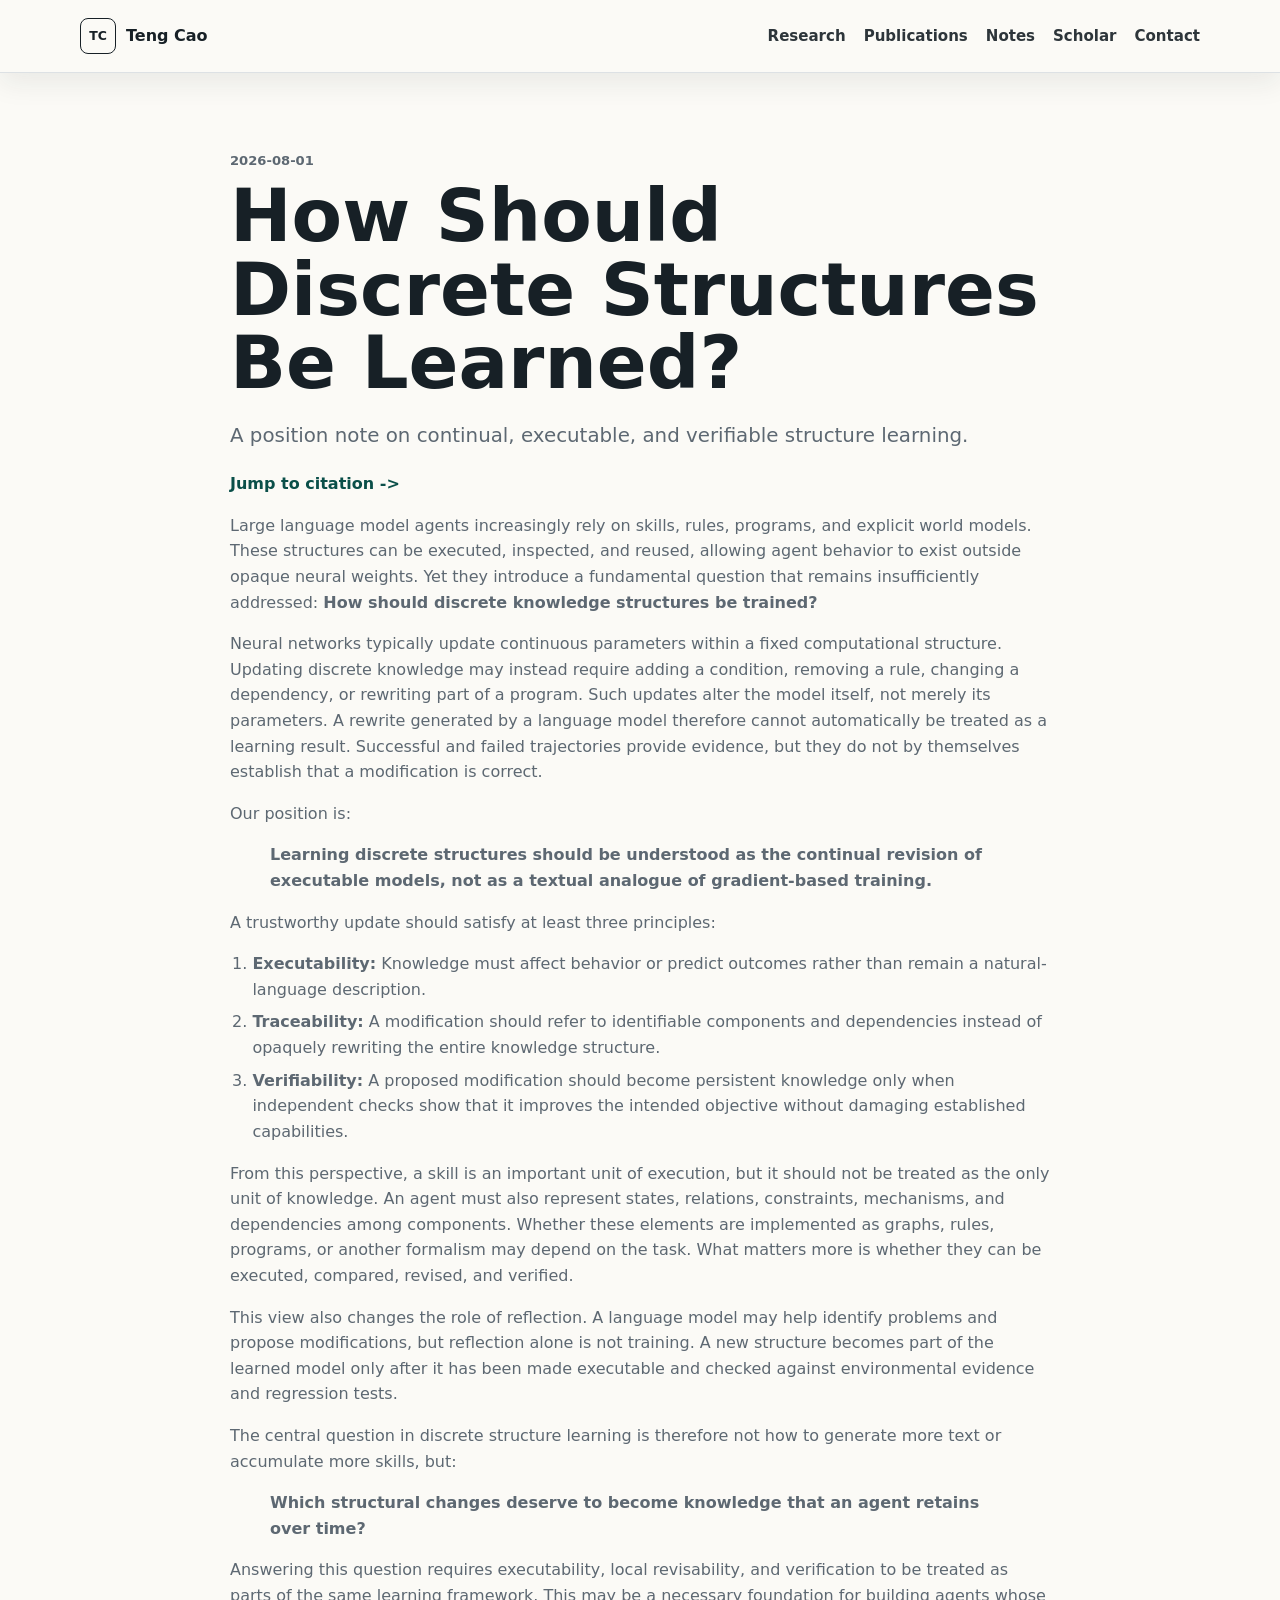
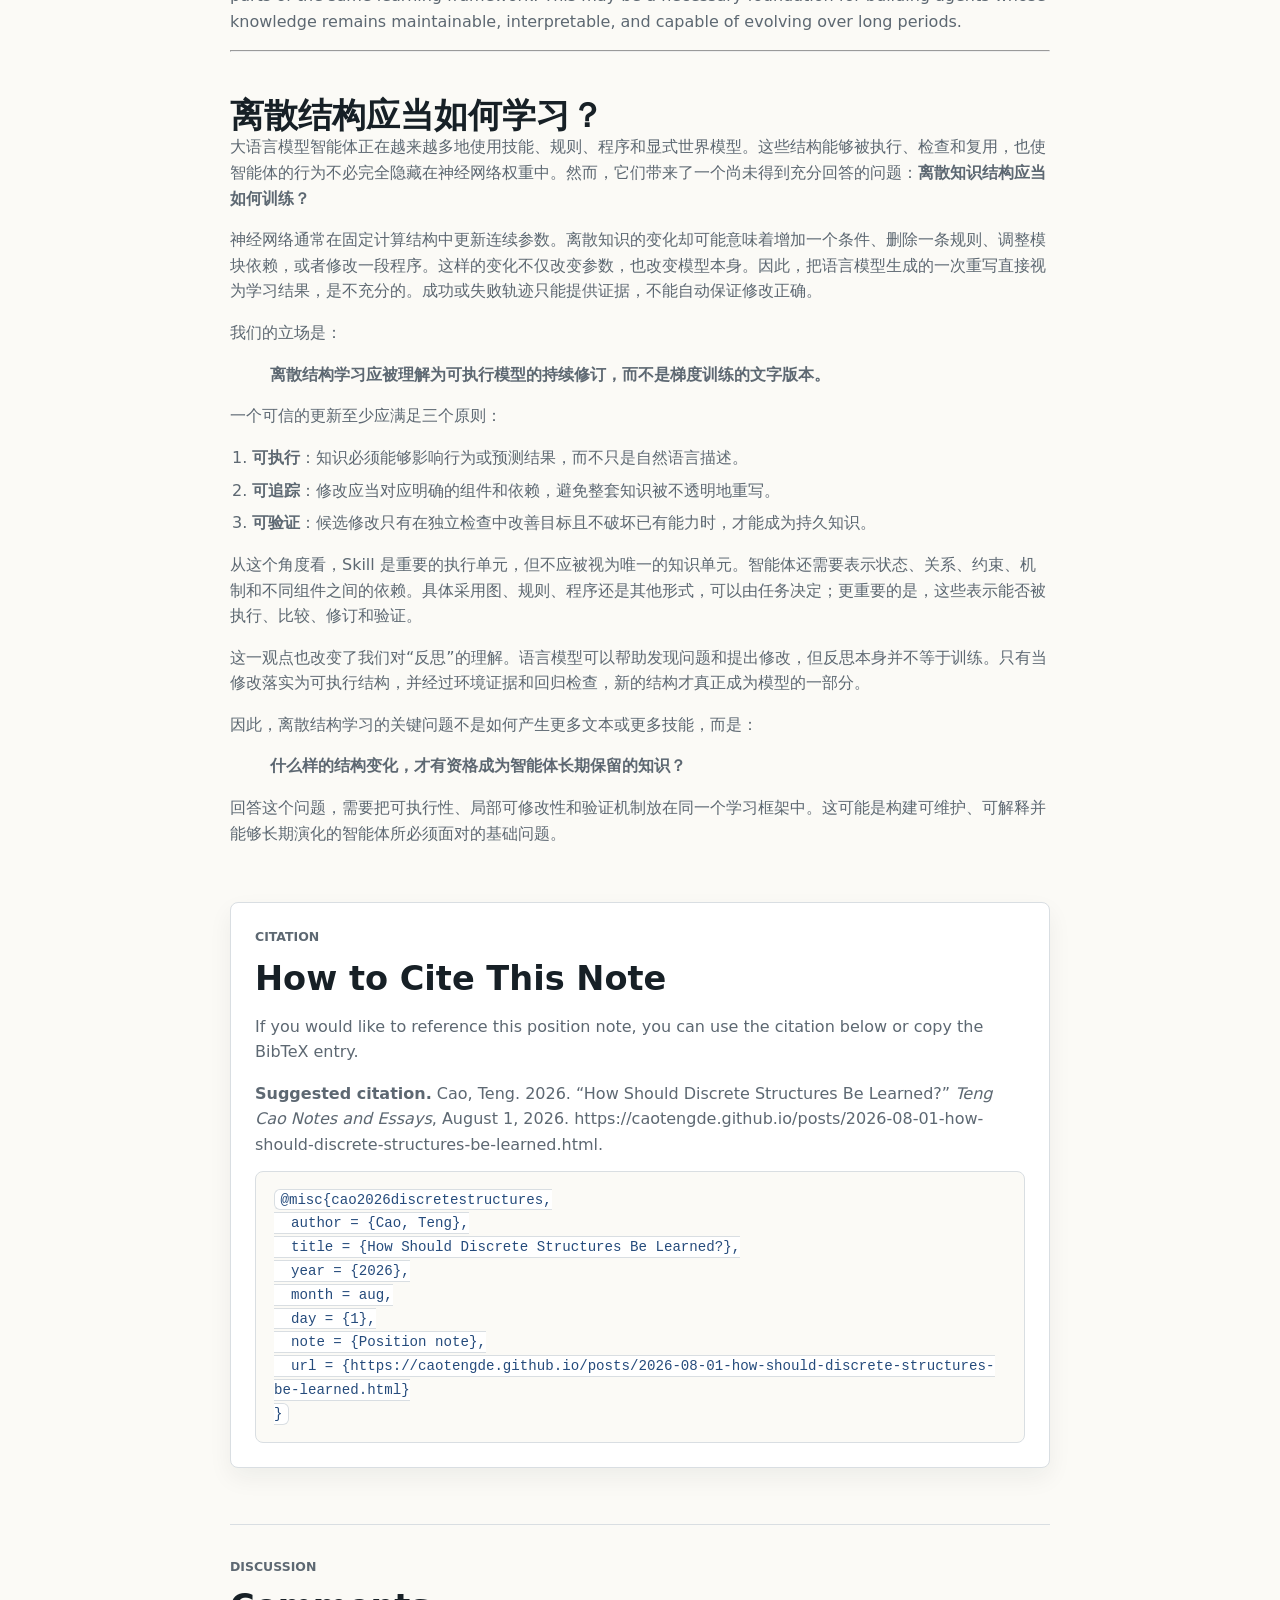
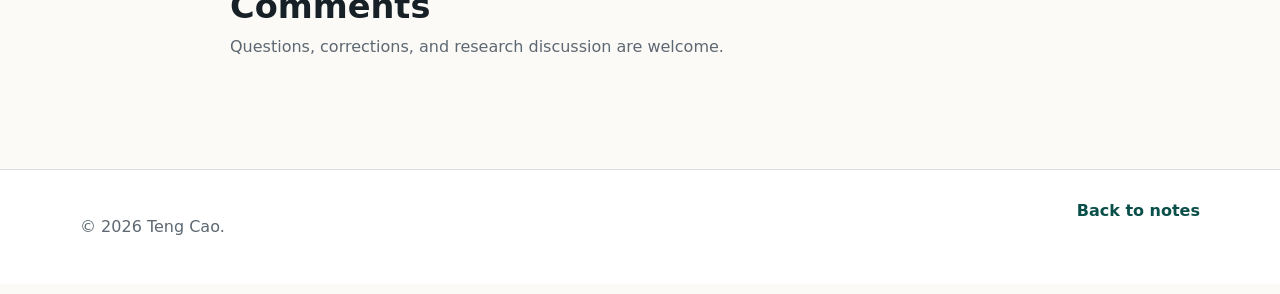
<file: posts/2026-08-01-how-should-discrete-structures-be-learned.html>
<!doctype html>
<html lang="en">
<head>
  <meta charset="utf-8">
  <meta name="viewport" content="width=device-width, initial-scale=1">
  <title>How Should Discrete Structures Be Learned? | Teng Cao</title>
  <meta name="description" content="A bilingual position note on learning discrete executable structures through traceable, verifiable model revision.">
  <link rel="canonical" href="https://caotengde.github.io/posts/2026-08-01-how-should-discrete-structures-be-learned.html">
  <link rel="icon" href="../assets/favicon.svg" type="image/svg+xml">
  <link rel="stylesheet" href="../styles.css?v=20260801-nav">
</head>
<body>
  <header class="site-header compact" data-header>
    <a class="brand" href="../index.html">
      <span class="brand-mark" aria-hidden="true">TC</span>
      <span>Teng Cao</span>
    </a>
    <nav class="site-nav" aria-label="Primary navigation">
      <a href="../index.html#research">Research</a>
      <a href="../index.html#publications">Publications</a>
      <a href="../blog.html">Notes</a>
      <a href="https://scholar.google.com/citations?user=rGbSMkcAAAAJ&amp;hl=zh-CN" target="_blank" rel="noreferrer">Scholar</a>
      <a href="../index.html#contact">Contact</a>
    </nav>
  </header>

  <main class="article-main">
    <article class="article">
      <p class="note-date">2026-08-01</p>
      <h1>How Should Discrete Structures Be Learned?</h1>
      <p class="article-lead">A position note on continual, executable, and verifiable structure learning.</p>
      <p class="article-utility"><a class="text-link" href="#citation">Jump to citation <span aria-hidden="true">-&gt;</span></a></p>

      <p>Large language model agents increasingly rely on skills, rules, programs, and explicit world models. These structures can be executed, inspected, and reused, allowing agent behavior to exist outside opaque neural weights. Yet they introduce a fundamental question that remains insufficiently addressed: <strong>How should discrete knowledge structures be trained?</strong></p>

      <p>Neural networks typically update continuous parameters within a fixed computational structure. Updating discrete knowledge may instead require adding a condition, removing a rule, changing a dependency, or rewriting part of a program. Such updates alter the model itself, not merely its parameters. A rewrite generated by a language model therefore cannot automatically be treated as a learning result. Successful and failed trajectories provide evidence, but they do not by themselves establish that a modification is correct.</p>

      <p>Our position is:</p>

      <blockquote>
        <p><strong>Learning discrete structures should be understood as the continual revision of executable models, not as a textual analogue of gradient-based training.</strong></p>
      </blockquote>

      <p>A trustworthy update should satisfy at least three principles:</p>

      <ol>
        <li><strong>Executability:</strong> Knowledge must affect behavior or predict outcomes rather than remain a natural-language description.</li>
        <li><strong>Traceability:</strong> A modification should refer to identifiable components and dependencies instead of opaquely rewriting the entire knowledge structure.</li>
        <li><strong>Verifiability:</strong> A proposed modification should become persistent knowledge only when independent checks show that it improves the intended objective without damaging established capabilities.</li>
      </ol>

      <p>From this perspective, a skill is an important unit of execution, but it should not be treated as the only unit of knowledge. An agent must also represent states, relations, constraints, mechanisms, and dependencies among components. Whether these elements are implemented as graphs, rules, programs, or another formalism may depend on the task. What matters more is whether they can be executed, compared, revised, and verified.</p>

      <p>This view also changes the role of reflection. A language model may help identify problems and propose modifications, but reflection alone is not training. A new structure becomes part of the learned model only after it has been made executable and checked against environmental evidence and regression tests.</p>

      <p>The central question in discrete structure learning is therefore not how to generate more text or accumulate more skills, but:</p>

      <blockquote>
        <p><strong>Which structural changes deserve to become knowledge that an agent retains over time?</strong></p>
      </blockquote>

      <p>Answering this question requires executability, local revisability, and verification to be treated as parts of the same learning framework. This may be a necessary foundation for building agents whose knowledge remains maintainable, interpretable, and capable of evolving over long periods.</p>

      <hr>

      <section lang="zh-CN" aria-labelledby="chinese-title">
        <h2 id="chinese-title">离散结构应当如何学习？</h2>

        <p>大语言模型智能体正在越来越多地使用技能、规则、程序和显式世界模型。这些结构能够被执行、检查和复用，也使智能体的行为不必完全隐藏在神经网络权重中。然而，它们带来了一个尚未得到充分回答的问题：<strong>离散知识结构应当如何训练？</strong></p>

        <p>神经网络通常在固定计算结构中更新连续参数。离散知识的变化却可能意味着增加一个条件、删除一条规则、调整模块依赖，或者修改一段程序。这样的变化不仅改变参数，也改变模型本身。因此，把语言模型生成的一次重写直接视为学习结果，是不充分的。成功或失败轨迹只能提供证据，不能自动保证修改正确。</p>

        <p>我们的立场是：</p>

        <blockquote>
          <p><strong>离散结构学习应被理解为可执行模型的持续修订，而不是梯度训练的文字版本。</strong></p>
        </blockquote>

        <p>一个可信的更新至少应满足三个原则：</p>

        <ol>
          <li><strong>可执行</strong>：知识必须能够影响行为或预测结果，而不只是自然语言描述。</li>
          <li><strong>可追踪</strong>：修改应当对应明确的组件和依赖，避免整套知识被不透明地重写。</li>
          <li><strong>可验证</strong>：候选修改只有在独立检查中改善目标且不破坏已有能力时，才能成为持久知识。</li>
        </ol>

        <p>从这个角度看，Skill 是重要的执行单元，但不应被视为唯一的知识单元。智能体还需要表示状态、关系、约束、机制和不同组件之间的依赖。具体采用图、规则、程序还是其他形式，可以由任务决定；更重要的是，这些表示能否被执行、比较、修订和验证。</p>

        <p>这一观点也改变了我们对“反思”的理解。语言模型可以帮助发现问题和提出修改，但反思本身并不等于训练。只有当修改落实为可执行结构，并经过环境证据和回归检查，新的结构才真正成为模型的一部分。</p>

        <p>因此，离散结构学习的关键问题不是如何产生更多文本或更多技能，而是：</p>

        <blockquote>
          <p><strong>什么样的结构变化，才有资格成为智能体长期保留的知识？</strong></p>
        </blockquote>

        <p>回答这个问题，需要把可执行性、局部可修改性和验证机制放在同一个学习框架中。这可能是构建可维护、可解释并能够长期演化的智能体所必须面对的基础问题。</p>
      </section>

      <section class="citation-panel" id="citation" aria-labelledby="citation-title">
        <p class="section-kicker">Citation</p>
        <h2 id="citation-title">How to Cite This Note</h2>
        <p class="citation-text">If you would like to reference this position note, you can use the citation below or copy the BibTeX entry.</p>
        <p><strong>Suggested citation.</strong> Cao, Teng. 2026. &ldquo;How Should Discrete Structures Be Learned?&rdquo; <em>Teng Cao Notes and Essays</em>, August 1, 2026. https://caotengde.github.io/posts/2026-08-01-how-should-discrete-structures-be-learned.html.</p>
        <pre class="citation-bibtex"><code>@misc{cao2026discretestructures,
  author = {Cao, Teng},
  title = {How Should Discrete Structures Be Learned?},
  year = {2026},
  month = aug,
  day = {1},
  note = {Position note},
  url = {https://caotengde.github.io/posts/2026-08-01-how-should-discrete-structures-be-learned.html}
}</code></pre>
      </section>
    </article>
  </main>

  <footer class="site-footer">
    <p>&copy; <span data-year>2026</span> Teng Cao.</p>
    <a href="../blog.html">Back to notes</a>
  </footer>

  <script src="../script.js?v=20260714-comments"></script>
</body>
</html>
</file>
<file: styles.css>
:root {
  color-scheme: light;
  --ink: #172026;
  --muted: #5d6872;
  --paper: #fbfaf6;
  --surface: #ffffff;
  --line: #d9dee2;
  --teal: #0f766e;
  --teal-dark: #0a4f49;
  --coral: #b94b43;
  --gold: #b9851b;
  --blue: #254b7c;
  --shadow: 0 18px 45px rgba(23, 32, 38, 0.12);
  --max: 1120px;
}

* {
  box-sizing: border-box;
}

html {
  scroll-behavior: smooth;
}

body {
  margin: 0;
  font-family: Inter, ui-sans-serif, system-ui, -apple-system, BlinkMacSystemFont, "Segoe UI", sans-serif;
  color: var(--ink);
  background: var(--paper);
  line-height: 1.6;
}

img {
  display: block;
  max-width: 100%;
}

a {
  color: inherit;
  text-decoration: none;
}

a:hover {
  color: var(--teal-dark);
}

.site-header {
  position: fixed;
  top: 0;
  left: 0;
  right: 0;
  z-index: 20;
  display: flex;
  align-items: center;
  justify-content: space-between;
  gap: 24px;
  padding: 18px max(24px, calc((100vw - var(--max)) / 2));
  color: var(--ink);
  transition: background 180ms ease, color 180ms ease, box-shadow 180ms ease;
}

.site-header.compact,
.site-header.is-scrolled {
  color: var(--ink);
  background: rgba(251, 250, 246, 0.94);
  border-bottom: 1px solid rgba(217, 222, 226, 0.86);
  box-shadow: 0 10px 28px rgba(23, 32, 38, 0.08);
  backdrop-filter: blur(14px);
}

.brand {
  display: inline-flex;
  align-items: center;
  gap: 10px;
  font-weight: 800;
  white-space: nowrap;
}

.brand-mark {
  display: inline-grid;
  width: 36px;
  height: 36px;
  place-items: center;
  border: 1px solid currentColor;
  border-radius: 8px;
  font-size: 0.78rem;
}

.site-nav {
  display: flex;
  align-items: center;
  gap: 18px;
  font-size: 0.94rem;
  font-weight: 650;
}

.site-nav a {
  opacity: 0.9;
}

.site-nav a[aria-current="page"],
.site-nav a:hover {
  color: var(--gold);
  opacity: 1;
}

.hero {
  position: relative;
  display: flex;
  align-items: flex-end;
  min-height: clamp(520px, 78vh, 780px);
  overflow: hidden;
  color: var(--ink);
  background: #f7f5f0;
}

.hero-image {
  position: absolute;
  inset: 0;
  width: 100%;
  height: 100%;
  object-fit: cover;
}

.hero-scrim {
  position: absolute;
  inset: 0;
  background:
    linear-gradient(90deg, rgba(251, 250, 246, 0.97) 0%, rgba(251, 250, 246, 0.9) 38%, rgba(251, 250, 246, 0.28) 62%, rgba(251, 250, 246, 0) 100%),
    linear-gradient(0deg, rgba(251, 250, 246, 0.5) 0%, rgba(251, 250, 246, 0) 45%);
}

.hero-content {
  position: relative;
  z-index: 1;
  width: min(var(--max), calc(100% - 48px));
  margin: 0 auto;
  padding: 150px 0 70px;
}

.eyebrow,
.section-kicker {
  margin: 0 0 12px;
  color: var(--gold);
  font-size: 0.78rem;
  font-weight: 800;
  letter-spacing: 0;
  text-transform: uppercase;
}

.hero h1,
.page-hero h1 {
  max-width: 820px;
  margin: 0;
  font-size: clamp(3.2rem, 8vw, 7rem);
  line-height: 0.95;
  letter-spacing: 0;
}

.hero-copy {
  max-width: 660px;
  margin: 24px 0 0;
  color: rgba(23, 32, 38, 0.82);
  font-size: clamp(1.05rem, 2.2vw, 1.35rem);
}

.hero-actions,
.contact-actions {
  display: flex;
  flex-wrap: wrap;
  gap: 12px;
  margin-top: 32px;
}

.button {
  display: inline-flex;
  min-height: 46px;
  align-items: center;
  justify-content: center;
  gap: 8px;
  padding: 11px 16px;
  border: 1px solid currentColor;
  border-radius: 8px;
  font-weight: 800;
  line-height: 1.2;
}

.button-primary {
  color: #ffffff;
  background: var(--teal);
  border-color: var(--teal);
}

.button-primary:hover {
  color: #ffffff;
  background: var(--teal-dark);
  border-color: var(--teal-dark);
}

.button-secondary {
  color: inherit;
  background: rgba(255, 255, 255, 0.1);
}

.button-secondary:hover {
  color: var(--ink);
  background: #ffffff;
}

.section,
.page-hero {
  width: min(var(--max), calc(100% - 48px));
  margin: 0 auto;
  padding: 82px 0;
}

.intro-band,
.tinted {
  width: 100%;
  max-width: none;
  padding-left: max(24px, calc((100vw - var(--max)) / 2));
  padding-right: max(24px, calc((100vw - var(--max)) / 2));
}

.intro-band {
  background: #ffffff;
}

.tinted {
  background: #edf4f1;
}

.section-grid {
  display: grid;
  grid-template-columns: minmax(240px, 0.86fr) minmax(0, 1.14fr);
  gap: 56px;
  width: min(var(--max), 100%);
  margin: 0 auto;
}

.section-heading {
  display: flex;
  justify-content: space-between;
  align-items: end;
  gap: 24px;
  margin-bottom: 28px;
}

.section-heading.split {
  align-items: center;
}

h2,
h3,
p {
  overflow-wrap: break-word;
}

h2 {
  margin: 0;
  font-size: clamp(2rem, 4vw, 3.2rem);
  line-height: 1.08;
  letter-spacing: 0;
}

h3 {
  margin: 0;
  font-size: 1.18rem;
  line-height: 1.28;
}

.prose p,
.card p,
.publication p,
.post-row p,
.article p,
.timeline p,
.page-hero p {
  color: var(--muted);
}

.prose p:first-child,
.card p:first-of-type,
.publication p:first-of-type,
.post-row p:first-of-type,
.article p:first-of-type,
.timeline p:first-of-type {
  margin-top: 0;
}

.card-grid {
  display: grid;
  gap: 18px;
}

.card-grid.three {
  grid-template-columns: repeat(3, minmax(0, 1fr));
}

.card-grid.two {
  grid-template-columns: repeat(2, minmax(0, 1fr));
}

.card,
.publication,
.post-row {
  border: 1px solid var(--line);
  border-radius: 8px;
  background: var(--surface);
}

.card {
  min-height: 220px;
  padding: 24px;
  box-shadow: 0 10px 25px rgba(23, 32, 38, 0.06);
}

.card-index {
  display: inline-block;
  margin-bottom: 36px;
  color: var(--coral);
  font-weight: 900;
}

.note-card h3 a,
.post-row h2 a {
  text-decoration: underline;
  text-decoration-color: transparent;
  text-underline-offset: 4px;
}

.note-card h3 a:hover,
.post-row h2 a:hover {
  text-decoration-color: currentColor;
}

.note-actions,
.article-utility {
  margin-top: 14px;
}

.publication-list,
.post-list,
.timeline {
  display: grid;
  gap: 14px;
}

.publication {
  display: grid;
  grid-template-columns: minmax(0, 1fr) auto;
  gap: 24px;
  align-items: start;
  padding: 24px;
}

.pub-year,
.note-date {
  margin: 0 0 8px;
  color: var(--coral);
  font-size: 0.82rem;
  font-weight: 850;
  text-transform: uppercase;
}

.pub-links {
  display: flex;
  flex-wrap: wrap;
  gap: 8px;
}

.pub-links a,
.text-link {
  color: var(--teal-dark);
  font-weight: 850;
}

.publication-media {
  grid-column: 1 / -1;
  width: min(100%, 680px);
  margin: 4px 0 0;
}

.publication-media img {
  width: 100%;
  height: auto;
  aspect-ratio: 4 / 3;
  object-fit: cover;
  border: 1px solid var(--line);
  border-radius: 6px;
}

.publication-media figcaption {
  margin-top: 8px;
  color: var(--muted);
  font-size: 0.88rem;
}

.publication-featured {
  grid-template-columns: minmax(0, 1fr) minmax(340px, 0.82fr);
  column-gap: 32px;
  row-gap: 16px;
}

.publication-featured > div:first-child {
  grid-column: 1;
  grid-row: 1 / 3;
}

.publication-featured .pub-links {
  grid-column: 2;
  grid-row: 1;
}

.publication-featured .publication-media {
  grid-column: 2;
  grid-row: 2;
  width: 100%;
}

.text-link {
  white-space: nowrap;
}

.timeline-item {
  display: grid;
  grid-template-columns: 90px minmax(0, 1fr);
  gap: 18px;
  padding: 24px 0;
  border-top: 1px solid rgba(23, 32, 38, 0.16);
}

.timeline-item span {
  color: var(--blue);
  font-weight: 900;
}

.contact-band {
  display: flex;
  justify-content: space-between;
  align-items: center;
  gap: 28px;
}

.contact-band .button-secondary {
  color: var(--ink);
  background: transparent;
}

.contact-band .button-secondary:hover {
  color: var(--teal-dark);
  background: #ffffff;
}

.site-footer {
  display: flex;
  justify-content: space-between;
  gap: 18px;
  padding: 28px max(24px, calc((100vw - var(--max)) / 2));
  color: var(--muted);
  border-top: 1px solid var(--line);
  background: #ffffff;
}

.site-footer a {
  color: var(--teal-dark);
  font-weight: 800;
}

.page-main {
  padding-top: 72px;
}

.page-hero {
  padding-top: 92px;
  padding-bottom: 48px;
}

.page-hero h1 {
  color: var(--ink);
}

.page-hero p:last-child {
  max-width: 720px;
  font-size: 1.18rem;
}

.post-row {
  padding: 28px;
}

.post-row h2 {
  font-size: clamp(1.5rem, 3vw, 2.1rem);
}

.post-row .note-actions {
  margin-top: 16px;
}

.article-main {
  width: min(820px, calc(100% - 48px));
  margin: 0 auto;
  padding: 150px 0 86px;
}

.article-main.wide-article {
  width: min(1040px, calc(100% - 48px));
}

.article h1 {
  margin: 0;
  font-size: clamp(2.35rem, 6vw, 4.6rem);
  line-height: 1;
  letter-spacing: 0;
}

.article-lead {
  font-size: 1.24rem;
}

.article h2 {
  margin-top: 46px;
  font-size: clamp(1.55rem, 3vw, 2.1rem);
}

.article h3,
.article h4 {
  margin-top: 34px;
}

.article ul,
.article ol {
  color: var(--muted);
  padding-left: 1.4rem;
}

.article li + li {
  margin-top: 0.45rem;
}

.diagram-block {
  margin: 32px 0;
  padding: 18px;
  border: 1px solid var(--line);
  border-radius: 8px;
  background: #ffffff;
  box-shadow: 0 14px 32px rgba(23, 32, 38, 0.08);
}

.mermaid {
  overflow-x: auto;
}

.mermaid svg {
  display: block;
  max-width: 100%;
  height: auto;
  margin: 0 auto;
}

.diagram-caption {
  margin: 14px 0 0;
  color: var(--muted);
  font-size: 0.95rem;
}

.article code {
  padding: 0.12rem 0.34rem;
  border: 1px solid var(--line);
  border-radius: 6px;
  background: #ffffff;
  color: var(--blue);
  font-size: 0.95em;
}

.article table {
  display: block;
  width: 100%;
  margin: 24px 0;
  overflow-x: auto;
  border-collapse: collapse;
  color: var(--muted);
  font-size: 0.92rem;
}

.citation-panel {
  margin-top: 56px;
  padding: 24px;
  border: 1px solid var(--line);
  border-radius: 8px;
  background: #ffffff;
  box-shadow: 0 10px 25px rgba(23, 32, 38, 0.06);
}

.citation-panel h2 {
  margin-top: 0;
}

.citation-panel p {
  margin-bottom: 14px;
}

.citation-text {
  color: var(--muted);
}

.citation-bibtex {
  margin: 0;
  padding: 16px 18px;
  overflow-x: auto;
  border: 1px solid var(--line);
  border-radius: 8px;
  background: #fbfaf6;
  color: var(--ink);
  font: 0.93rem/1.6 ui-monospace, SFMono-Regular, Menlo, Monaco, Consolas, "Liberation Mono", monospace;
  white-space: pre-wrap;
  word-break: break-word;
}

.comments-panel {
  margin-top: 56px;
  padding-top: 32px;
  border-top: 1px solid var(--line);
}

.article .comments-panel h2 {
  margin: 0;
}

.comments-intro {
  margin: 8px 0 24px;
  color: var(--muted);
}

.giscus,
.giscus-frame {
  width: 100%;
}

.article th,
.article td {
  min-width: 120px;
  padding: 10px 12px;
  border: 1px solid var(--line);
  text-align: left;
  vertical-align: top;
}

.article th {
  color: var(--ink);
  background: #edf4f1;
}

@media (max-width: 820px) {
  .site-header {
    align-items: flex-start;
    flex-direction: column;
    gap: 12px;
    padding-top: 14px;
    padding-bottom: 14px;
  }

  .site-nav {
    width: 100%;
    flex-wrap: wrap;
    gap: 8px 12px;
    padding-bottom: 2px;
  }

  .hero-content {
    padding-top: 180px;
  }

  .section,
  .page-hero,
  .article-main {
    width: min(100% - 32px, var(--max));
  }

  .intro-band,
  .tinted {
    padding-left: 16px;
    padding-right: 16px;
  }

  .section-grid,
  .card-grid.three,
  .card-grid.two,
  .publication,
  .contact-band {
    grid-template-columns: 1fr;
  }

  .section-grid,
  .contact-band {
    display: grid;
    gap: 24px;
  }

  .section-heading {
    align-items: start;
    flex-direction: column;
  }

  .publication-featured > div:first-child,
  .publication-featured .pub-links,
  .publication-featured .publication-media {
    grid-column: 1;
    grid-row: auto;
  }
}

@media (max-width: 520px) {
  .hero {
    min-height: 620px;
  }

  .hero-content {
    width: calc(100% - 32px);
    padding-bottom: 48px;
  }

  .hero h1,
  .page-hero h1 {
    font-size: clamp(2.75rem, 16vw, 4.2rem);
  }

  .hero-actions,
  .contact-actions,
  .button {
    width: 100%;
  }

  .timeline-item {
    grid-template-columns: 1fr;
    gap: 8px;
  }

  .site-footer {
    flex-direction: column;
  }
}
</file>
<file: qixi/styles.css>
@import url("https://fonts.googleapis.com/css2?family=Cormorant+Garamond:ital,wght@0,400;0,500;0,600;1,500&family=Inter:wght@400;500;600&display=swap");

:root {
  color-scheme: dark;
  --night: #0b1126;
  --night-soft: #111932;
  --plum: #21162e;
  --rose: #e9a0a2;
  --rose-light: #f3c7bd;
  --gold: #d6ba78;
  --ivory: #f6eee2;
  --muted: #b9b3bf;
  --line: rgba(246, 238, 226, 0.16);
  --serif: "Cormorant Garamond", "Iowan Old Style", "Palatino Linotype", Georgia, serif;
  --sans: "Inter", ui-sans-serif, system-ui, -apple-system, BlinkMacSystemFont, "Segoe UI", sans-serif;
}

* {
  box-sizing: border-box;
}

html {
  scroll-behavior: smooth;
}

body {
  margin: 0;
  color: var(--ivory);
  background: var(--night);
  font-family: var(--sans);
  line-height: 1.7;
}

body.is-locked {
  overflow: hidden;
}

body.is-locked .site-header,
body.is-locked main,
body.is-locked footer {
  visibility: hidden;
}

body::before {
  position: fixed;
  inset: 0;
  z-index: 20;
  pointer-events: none;
  content: "";
  opacity: 0.035;
  background-image: url("data:image/svg+xml,%3Csvg viewBox='0 0 180 180' xmlns='http://www.w3.org/2000/svg'%3E%3Cfilter id='n'%3E%3CfeTurbulence type='fractalNoise' baseFrequency='.9' numOctaves='4' stitchTiles='stitch'/%3E%3C/filter%3E%3Crect width='100%25' height='100%25' filter='url(%23n)' opacity='.65'/%3E%3C/svg%3E");
}

a {
  color: inherit;
  text-decoration: none;
}

button,
a {
  -webkit-tap-highlight-color: transparent;
}

button:focus-visible,
a:focus-visible {
  outline: 2px solid var(--rose-light);
  outline-offset: 5px;
}

.password-gate {
  position: fixed;
  inset: 0;
  z-index: 1000;
  display: grid;
  min-height: 100svh;
  place-items: center;
  overflow: hidden;
  padding: 26px;
  isolation: isolate;
  background: #080d20;
  transition: opacity 480ms ease, transform 480ms ease;
}

.password-gate[hidden] {
  display: none;
}

.password-gate.is-opening {
  opacity: 0;
  transform: scale(1.025);
}

.gate-sky {
  position: absolute;
  inset: -3%;
  z-index: -3;
  background-image: url("assets/qixi-sky.png");
  background-position: center;
  background-size: cover;
  filter: brightness(0.5) saturate(0.82);
  animation: drift 18s ease-in-out infinite alternate;
}

.password-gate::before {
  position: absolute;
  inset: 0;
  z-index: -2;
  content: "";
  background:
    radial-gradient(circle at 50% 50%, rgba(29, 17, 45, 0.22), rgba(5, 9, 25, 0.82) 72%),
    linear-gradient(180deg, rgba(4, 8, 23, 0.35), rgba(4, 8, 23, 0.72));
}

.gate-orbit {
  position: absolute;
  z-index: -1;
  border: 1px solid rgba(214, 186, 120, 0.15);
  border-radius: 50%;
  pointer-events: none;
}

.gate-orbit::before {
  position: absolute;
  top: 12%;
  left: 10%;
  width: 5px;
  height: 5px;
  border-radius: 50%;
  background: var(--gold);
  box-shadow: 0 0 15px var(--gold);
  content: "";
}

.gate-orbit-one {
  width: min(80vw, 820px);
  aspect-ratio: 1;
  transform: rotate(25deg);
}

.gate-orbit-two {
  width: min(58vw, 590px);
  aspect-ratio: 1;
  transform: rotate(-42deg);
}

.gate-card {
  width: min(600px, 100%);
  padding: clamp(38px, 7vw, 70px);
  border: 1px solid rgba(246, 238, 226, 0.2);
  background: rgba(9, 13, 31, 0.74);
  box-shadow: 0 36px 120px rgba(0, 0, 0, 0.46);
  text-align: center;
  backdrop-filter: blur(20px);
}

.gate-stars {
  margin: 0 0 24px;
  color: var(--gold);
  font-size: 0.8rem;
  letter-spacing: 0.42em;
}

.gate-card h1 {
  margin: 0;
  font-family: var(--serif);
  font-size: clamp(3.4rem, 8vw, 5.8rem);
  font-weight: 500;
  letter-spacing: -0.045em;
  line-height: 0.82;
}

.gate-spanish {
  margin: 24px 0 0;
  color: var(--rose-light);
  font-family: var(--serif);
  font-size: 1.28rem;
  font-style: italic;
}

.gate-clue {
  margin: 30px 0 0;
  color: rgba(246, 238, 226, 0.63);
  font-family: var(--serif);
  font-size: 1rem;
  line-height: 1.5;
}

.gate-clue span {
  color: rgba(243, 199, 189, 0.82);
  font-style: italic;
}

.password-form {
  margin-top: 35px;
  text-align: left;
}

.password-form label {
  display: block;
  margin-bottom: 10px;
  color: var(--gold);
  font-size: 0.63rem;
  font-weight: 600;
  letter-spacing: 0.16em;
  text-transform: uppercase;
}

.password-field {
  display: flex;
  min-height: 58px;
  border: 1px solid rgba(246, 238, 226, 0.34);
  border-radius: 100px;
  background: rgba(4, 8, 22, 0.58);
  transition: border-color 180ms ease, box-shadow 180ms ease;
}

.password-field:focus-within {
  border-color: var(--rose-light);
  box-shadow: 0 0 0 3px rgba(243, 199, 189, 0.1);
}

.password-field input {
  min-width: 0;
  flex: 1;
  padding: 0 22px;
  border: 0;
  outline: 0;
  color: var(--ivory);
  background: transparent;
  font: 500 1rem/1 var(--sans);
  letter-spacing: 0.14em;
}

.password-field input::placeholder {
  color: rgba(246, 238, 226, 0.35);
}

.password-field button {
  display: flex;
  align-items: center;
  gap: 8px;
  margin: 5px;
  padding: 0 18px;
  border: 0;
  border-radius: 100px;
  color: var(--night);
  background: var(--rose-light);
  cursor: pointer;
  font: 600 0.67rem/1 var(--sans);
  letter-spacing: 0.08em;
  text-transform: uppercase;
  transition: background 180ms ease, transform 180ms ease;
}

.password-field button:hover {
  background: var(--ivory);
  transform: translateX(2px);
}

.password-format,
.password-error {
  min-height: 18px;
  margin: 9px 18px 0;
  font-size: 0.62rem;
}

.password-format {
  color: rgba(246, 238, 226, 0.36);
  letter-spacing: 0.08em;
  text-transform: uppercase;
}

.password-error {
  display: none;
  color: var(--rose-light);
}

.password-error:not(:empty) {
  display: block;
}

.password-form.has-error .password-field {
  border-color: var(--rose);
  animation: gate-shake 360ms ease;
}

.gate-signature {
  margin: 35px 0 0;
  color: rgba(246, 238, 226, 0.36);
  font-family: var(--serif);
  font-size: 0.86rem;
  font-style: italic;
  letter-spacing: 0.08em;
}

.skip-link {
  position: fixed;
  top: 12px;
  left: 12px;
  z-index: 100;
  padding: 10px 16px;
  color: var(--night);
  background: var(--ivory);
  transform: translateY(-150%);
}

.skip-link:focus {
  transform: translateY(0);
}

.site-header {
  position: fixed;
  top: 0;
  right: 0;
  left: 0;
  z-index: 10;
  display: flex;
  align-items: center;
  justify-content: space-between;
  padding: 24px clamp(24px, 5vw, 72px);
  border-bottom: 1px solid transparent;
  transition: padding 240ms ease, background 240ms ease, border-color 240ms ease;
}

.site-header.is-scrolled {
  padding-top: 15px;
  padding-bottom: 15px;
  border-color: var(--line);
  background: rgba(11, 17, 38, 0.82);
  backdrop-filter: blur(18px);
}

.dedication {
  display: flex;
  align-items: center;
  gap: 10px;
  font-family: var(--serif);
  font-size: 1.25rem;
  font-weight: 600;
}

.star-mark {
  color: var(--gold);
  font-size: 0.9rem;
}

.chinese-name {
  margin-left: 3px;
  color: var(--rose-light);
  font-family: "Songti SC", "STSong", serif;
  font-size: 0.9rem;
  font-weight: 400;
  letter-spacing: 0.12em;
}

.header-link {
  display: flex;
  gap: 9px;
  color: rgba(246, 238, 226, 0.76);
  font-size: 0.7rem;
  font-weight: 600;
  letter-spacing: 0.12em;
  text-transform: uppercase;
}

.header-link span + span::before {
  margin-right: 9px;
  color: var(--gold);
  content: "·";
}

.hero {
  position: relative;
  display: grid;
  min-height: 100svh;
  align-items: center;
  overflow: hidden;
  isolation: isolate;
}

.hero-image,
.hero-glow {
  position: absolute;
  inset: 0;
}

.hero-image {
  z-index: -3;
  background-image: url("assets/qixi-sky.png");
  background-position: center;
  background-size: cover;
  transform: scale(1.02);
  animation: drift 18s ease-in-out infinite alternate;
}

.hero-glow {
  z-index: -2;
  background:
    linear-gradient(90deg, rgba(7, 12, 30, 0.72) 0%, rgba(7, 12, 30, 0.5) 42%, rgba(7, 12, 30, 0.06) 74%),
    linear-gradient(0deg, var(--night) 0%, transparent 24%, rgba(7, 12, 30, 0.12) 100%);
}

.hero-content {
  width: min(1240px, calc(100% - 48px));
  margin: 0 auto;
  padding: 150px 0 120px;
}

.eyebrow,
.kicker {
  margin: 0 0 18px;
  color: var(--gold);
  font-size: 0.69rem;
  font-weight: 600;
  letter-spacing: 0.2em;
  text-transform: uppercase;
}

.hero h1,
h2 {
  font-family: var(--serif);
  font-weight: 500;
}

.hero h1 {
  max-width: 760px;
  margin: 0;
  font-size: clamp(4.1rem, 9vw, 8.3rem);
  letter-spacing: -0.045em;
  line-height: 0.82;
}

.hero h1 em {
  color: var(--rose-light);
  font-weight: 500;
}

.hero-spanish {
  margin: 32px 0 0;
  color: rgba(246, 238, 226, 0.84);
  font-family: var(--serif);
  font-size: clamp(1.4rem, 2.7vw, 2rem);
  font-style: italic;
  line-height: 1.18;
}

.hero-dedication {
  margin: 25px 0 0;
  color: rgba(246, 238, 226, 0.65);
  font-size: 0.76rem;
  letter-spacing: 0.06em;
}

.primary-button {
  display: inline-flex;
  min-height: 52px;
  align-items: center;
  gap: 12px;
  margin-top: 38px;
  padding: 12px 18px;
  border: 1px solid rgba(246, 238, 226, 0.48);
  border-radius: 100px;
  font-size: 0.7rem;
  font-weight: 600;
  letter-spacing: 0.09em;
  text-transform: uppercase;
  transition: color 180ms ease, background 180ms ease, transform 180ms ease;
}

.primary-button:hover {
  color: var(--night);
  background: var(--ivory);
  transform: translateY(-2px);
}

.button-divider {
  width: 1px;
  height: 18px;
  background: currentColor;
  opacity: 0.35;
}

.scroll-note {
  position: absolute;
  right: clamp(24px, 5vw, 72px);
  bottom: 44px;
  display: flex;
  align-items: center;
  gap: 14px;
  margin: 0;
  color: rgba(246, 238, 226, 0.5);
  font-size: 0.62rem;
  letter-spacing: 0.14em;
  text-transform: uppercase;
  writing-mode: vertical-rl;
}

.scroll-note span {
  width: 1px;
  height: 55px;
  background: linear-gradient(var(--gold), transparent);
}

.soundtrack {
  display: grid;
  grid-template-columns: minmax(0, 0.8fr) minmax(320px, 1.2fr);
  gap: clamp(36px, 7vw, 90px);
  align-items: center;
  width: min(1060px, calc(100% - 48px));
  margin: 0 auto;
  padding: clamp(72px, 9vw, 110px) 0 12px;
}

.soundtrack-copy h2 {
  margin: 0;
  color: var(--rose-light);
  font-family: "Songti SC", "STSong", var(--serif);
  font-size: clamp(3.8rem, 7.5vw, 6.2rem);
  font-weight: 500;
  letter-spacing: 0.08em;
  line-height: 0.92;
}

.soundtrack-copy > p:not(.kicker, .soundtrack-artist) {
  margin: 24px 0 0;
  color: rgba(246, 238, 226, 0.68);
  font-family: var(--serif);
  font-size: 1.16rem;
  line-height: 1.5;
}

.soundtrack-copy > p span {
  color: var(--rose-light);
  font-style: italic;
}

.soundtrack-artist {
  margin: 23px 0 0;
  color: var(--gold);
  font-size: 0.68rem;
  font-weight: 600;
  letter-spacing: 0.14em;
  text-transform: uppercase;
}

.soundtrack-player {
  padding: 20px;
  border: 1px solid rgba(246, 238, 226, 0.14);
  background:
    radial-gradient(circle at 90% 0, rgba(233, 160, 162, 0.15), transparent 42%),
    rgba(17, 25, 50, 0.75);
  box-shadow: 0 28px 80px rgba(2, 5, 20, 0.28);
}

.soundtrack-player iframe {
  display: block;
  width: 100%;
  border: 0;
  border-radius: 10px;
}

.soundtrack-player p {
  margin: 13px 4px 0;
  color: rgba(246, 238, 226, 0.45);
  font-size: 0.62rem;
  letter-spacing: 0.08em;
  text-align: center;
  text-transform: uppercase;
}

.soundtrack-player p span {
  color: rgba(243, 199, 189, 0.72);
}

.opening,
.promises {
  width: min(1180px, calc(100% - 48px));
  margin: 0 auto;
  padding: clamp(100px, 14vw, 180px) 0;
}

.memory-section {
  display: grid;
  grid-template-columns: minmax(300px, 0.84fr) minmax(0, 1.16fr);
  gap: clamp(48px, 8vw, 110px);
  align-items: center;
  width: min(1060px, calc(100% - 48px));
  margin: 0 auto;
  padding: 20px 0 clamp(110px, 15vw, 190px);
}

.memory-photo {
  position: relative;
  margin: 0;
}

.memory-photo::before {
  position: absolute;
  top: -22px;
  right: -22px;
  width: 55%;
  aspect-ratio: 1;
  border-top: 1px solid var(--gold);
  border-right: 1px solid var(--gold);
  content: "";
  opacity: 0.7;
}

.photo-frame {
  position: relative;
  overflow: hidden;
  aspect-ratio: 3 / 4;
  background: var(--plum);
  box-shadow: 0 32px 80px rgba(2, 5, 20, 0.38);
}

.photo-frame::after {
  position: absolute;
  inset: 0;
  border: 1px solid rgba(246, 238, 226, 0.14);
  content: "";
  pointer-events: none;
}

.photo-frame img {
  display: block;
  width: 100%;
  height: 100%;
  object-fit: cover;
  filter: saturate(0.88) contrast(1.03) sepia(0.06);
  transition: transform 900ms cubic-bezier(0.2, 0.7, 0.2, 1), filter 500ms ease;
}

.memory-photo:hover img {
  filter: saturate(1) contrast(1.01);
  transform: scale(1.025);
}

.memory-photo figcaption {
  margin-top: 16px;
  color: rgba(246, 238, 226, 0.48);
  font-family: var(--serif);
  font-size: 0.9rem;
  font-style: italic;
}

.memory-copy h2 {
  margin: 0;
  font-family: var(--serif);
  font-size: clamp(3.1rem, 6.2vw, 5.8rem);
  font-weight: 500;
  letter-spacing: -0.045em;
  line-height: 0.92;
}

.memory-copy > p:not(.kicker, .memory-note) {
  max-width: 560px;
  margin: 36px 0 0;
  color: rgba(246, 238, 226, 0.7);
  font-family: var(--serif);
  font-size: 1.35rem;
}

.memory-translation {
  max-width: 560px;
  margin-top: 30px;
  padding-top: 30px;
  border-top: 1px solid var(--line);
}

.memory-translation h3 {
  margin: 0 0 12px;
  color: var(--rose-light);
  font-family: var(--serif);
  font-size: 1.75rem;
  font-style: italic;
  font-weight: 500;
  line-height: 1.15;
}

.memory-translation p {
  margin: 0;
  color: var(--muted);
  font-family: var(--serif);
  font-size: 1.12rem;
}

.memory-note {
  margin: 38px 0 0;
  color: var(--gold);
  font-size: 0.68rem;
  font-weight: 600;
  letter-spacing: 0.14em;
  text-transform: uppercase;
}

.gallery-section {
  padding: 110px max(24px, calc((100vw - 1240px) / 2)) 160px;
  background:
    radial-gradient(circle at 12% 10%, rgba(120, 70, 103, 0.22), transparent 28%),
    #080d20;
}

.gallery-heading {
  display: flex;
  justify-content: space-between;
  gap: 50px;
  align-items: end;
  margin-bottom: 72px;
}

.gallery-heading h2 {
  margin: 0;
  font-family: var(--serif);
  font-size: clamp(3.2rem, 6vw, 5.7rem);
  font-weight: 500;
  letter-spacing: -0.045em;
  line-height: 0.88;
}

.gallery-heading > div > p:last-child {
  margin: 19px 0 0;
  color: var(--rose-light);
  font-family: var(--serif);
  font-size: 1.35rem;
  font-style: italic;
}

.gallery-instruction {
  max-width: 360px;
  margin: 0;
  padding-left: 24px;
  border-left: 1px solid var(--gold);
  color: rgba(246, 238, 226, 0.55);
  font-family: var(--serif);
  font-size: 1rem;
  line-height: 1.55;
}

.gallery-instruction span {
  color: var(--rose-light);
  font-style: italic;
}

.memory-gallery {
  display: grid;
  grid-template-columns: repeat(12, minmax(0, 1fr));
  grid-template-rows: repeat(4, minmax(160px, 240px));
  gap: 18px;
}

.gallery-item {
  position: relative;
  min-width: 0;
  margin: 0;
  overflow: hidden;
  background: var(--plum);
}

.gallery-item button {
  display: block;
  width: 100%;
  height: 100%;
  padding: 0;
  border: 0;
  background: transparent;
  cursor: zoom-in;
}

.gallery-item img {
  display: block;
  width: 100%;
  height: 100%;
  object-fit: cover;
  filter: saturate(0.88) contrast(1.03) brightness(0.92);
  transition: filter 450ms ease, transform 850ms cubic-bezier(0.2, 0.7, 0.2, 1);
}

.gallery-item:hover img,
.gallery-item:focus-within img {
  filter: saturate(1) contrast(1.02) brightness(1);
  transform: scale(1.035);
}

.gallery-item figcaption {
  position: absolute;
  right: 0;
  bottom: 0;
  left: 0;
  z-index: 1;
  padding: 54px 18px 16px;
  pointer-events: none;
  background: linear-gradient(transparent, rgba(5, 8, 20, 0.82));
  font-family: var(--serif);
  line-height: 1.3;
}

.gallery-item figcaption span {
  display: block;
  font-size: 1.05rem;
}

.gallery-item figcaption span + span {
  margin-top: 3px;
  color: var(--rose-light);
  font-size: 0.9rem;
  font-style: italic;
}

.gallery-item-portrait {
  grid-column: 1 / 5;
  grid-row: 1 / 3;
}

.gallery-item-portrait img {
  object-position: center 38%;
}

.gallery-item-cologne {
  grid-column: 5 / 10;
  grid-row: 1;
}

.gallery-item-darmstadt {
  grid-column: 10 / 13;
  grid-row: 1 / 3;
}

.gallery-item-chengdu {
  grid-column: 5 / 10;
  grid-row: 2;
}

.gallery-item-bridge {
  grid-column: 1 / 5;
  grid-row: 3 / 5;
}

.gallery-quote {
  position: relative;
  display: flex;
  grid-column: 5 / 13;
  grid-row: 3 / 5;
  flex-direction: column;
  justify-content: center;
  margin: 0;
  padding: clamp(40px, 7vw, 90px);
  overflow: hidden;
  border: 1px solid rgba(214, 186, 120, 0.22);
  background:
    radial-gradient(circle at 90% 20%, rgba(233, 160, 162, 0.18), transparent 42%),
    linear-gradient(135deg, #15182c, #21142a);
}

.gallery-quote > span {
  position: absolute;
  top: -30px;
  right: 7%;
  color: rgba(214, 186, 120, 0.12);
  font-family: var(--serif);
  font-size: 17rem;
  line-height: 1;
}

.gallery-quote p {
  position: relative;
  max-width: 660px;
  margin: 0;
  font-family: var(--serif);
  font-size: clamp(2.1rem, 4.2vw, 4rem);
  letter-spacing: -0.035em;
  line-height: 1;
}

.gallery-quote p + p {
  margin-top: 25px;
  color: var(--rose-light);
  font-size: clamp(1.25rem, 2.2vw, 1.8rem);
  font-style: italic;
  letter-spacing: 0;
  line-height: 1.2;
}

.swipe-note {
  display: none;
}

.gallery-dialog {
  width: min(1040px, calc(100% - 28px));
  max-height: calc(100svh - 28px);
  padding: 18px 64px 24px;
  border: 1px solid rgba(246, 238, 226, 0.2);
  color: var(--ivory);
  background: rgba(8, 11, 24, 0.96);
  box-shadow: 0 45px 150px rgba(0, 0, 0, 0.72);
}

.gallery-dialog::backdrop {
  background: rgba(2, 4, 13, 0.88);
  backdrop-filter: blur(9px);
}

.gallery-dialog[open] {
  animation: dialog-in 260ms ease both;
}

.gallery-dialog figure {
  display: grid;
  max-height: calc(100svh - 100px);
  margin: 0;
  grid-template-rows: minmax(0, 1fr) auto;
}

.gallery-dialog img {
  display: block;
  max-width: 100%;
  max-height: calc(100svh - 145px);
  margin: 0 auto;
  object-fit: contain;
}

.gallery-dialog figcaption {
  padding-top: 14px;
  color: rgba(246, 238, 226, 0.7);
  font-family: var(--serif);
  font-size: 1.05rem;
  text-align: center;
}

.gallery-dialog-close,
.gallery-nav {
  position: absolute;
  z-index: 2;
  display: grid;
  width: 42px;
  height: 42px;
  place-items: center;
  border: 1px solid var(--line);
  border-radius: 50%;
  color: var(--ivory);
  background: rgba(11, 17, 38, 0.7);
  cursor: pointer;
  font: 400 1.35rem/1 var(--sans);
}

.gallery-dialog-close {
  top: 16px;
  right: 16px;
  border: 0;
  font-size: 1.9rem;
}

.gallery-nav {
  top: 50%;
  transform: translateY(-50%);
}

.gallery-nav-prev {
  left: 12px;
}

.gallery-nav-next {
  right: 12px;
}

.opening {
  display: grid;
  grid-template-columns: 70px 1fr 0.9fr;
  gap: clamp(28px, 5vw, 72px);
  align-items: start;
}

.section-number {
  padding-top: 10px;
  color: var(--gold);
  font-family: var(--serif);
  font-size: 1.3rem;
  font-style: italic;
}

.opening h2,
.promises h2,
.finale h2 {
  margin: 0;
  font-size: clamp(3rem, 6.3vw, 5.8rem);
  letter-spacing: -0.04em;
  line-height: 0.95;
}

.opening-copy {
  padding-top: 30px;
  color: rgba(246, 238, 226, 0.74);
  font-family: var(--serif);
  font-size: clamp(1.25rem, 2.1vw, 1.6rem);
  line-height: 1.5;
}

.opening-copy p {
  margin: 0;
}

.opening-copy p + p {
  margin-top: 24px;
  padding-top: 24px;
  border-top: 1px solid var(--line);
  color: var(--rose-light);
  font-style: italic;
}

.letter-section {
  position: relative;
  overflow: hidden;
  padding: clamp(105px, 13vw, 170px) max(24px, calc((100vw - 1180px) / 2));
  background:
    radial-gradient(circle at 76% 12%, rgba(125, 65, 108, 0.3), transparent 38%),
    linear-gradient(145deg, #161127, #111a32 70%);
}

.letter-stars {
  position: absolute;
  inset: 0;
  opacity: 0.35;
  pointer-events: none;
  background-image:
    radial-gradient(circle at 12% 20%, var(--gold) 0 1px, transparent 1.8px),
    radial-gradient(circle at 38% 8%, var(--ivory) 0 1px, transparent 1.7px),
    radial-gradient(circle at 67% 23%, var(--rose) 0 1px, transparent 1.8px),
    radial-gradient(circle at 88% 7%, var(--gold) 0 1px, transparent 1.8px);
  background-size: 220px 180px, 300px 240px, 270px 210px, 330px 260px;
}

.letter-heading {
  position: relative;
  margin-bottom: 64px;
  text-align: center;
}

.letter-heading h2 {
  margin: 0;
  font-size: clamp(3.2rem, 7vw, 6.5rem);
  letter-spacing: -0.045em;
  line-height: 0.95;
}

.letter-heading > p:last-child,
.promises-heading > p:last-child {
  margin: 18px 0 0;
  color: var(--rose-light);
  font-family: var(--serif);
  font-size: 1.45rem;
  font-style: italic;
}

.letters {
  position: relative;
  display: grid;
  grid-template-columns: repeat(2, minmax(0, 1fr));
  gap: 1px;
  border: 1px solid var(--line);
  background: var(--line);
  box-shadow: 0 34px 90px rgba(2, 5, 20, 0.28);
}

.letter-card {
  padding: clamp(34px, 5vw, 68px);
  background: rgba(13, 17, 37, 0.9);
}

.spanish-card {
  background: rgba(29, 18, 41, 0.9);
}

.language-label {
  display: flex;
  justify-content: space-between;
  margin-bottom: 48px;
  padding-bottom: 16px;
  border-bottom: 1px solid var(--line);
  color: var(--gold);
  font-size: 0.67rem;
  font-weight: 600;
  letter-spacing: 0.18em;
  text-transform: uppercase;
}

.letter-card p {
  margin: 0 0 24px;
  color: rgba(246, 238, 226, 0.73);
  font-family: var(--serif);
  font-size: clamp(1.2rem, 2vw, 1.43rem);
  line-height: 1.65;
}

.letter-card .salutation {
  color: var(--ivory);
  font-size: 1.75rem;
  font-style: italic;
}

.letter-card .letter-chapter {
  margin: 58px 0 24px;
  padding: 13px 0;
  border-top: 1px solid rgba(214, 186, 120, 0.4);
  border-bottom: 1px solid rgba(214, 186, 120, 0.18);
  color: var(--gold);
  font-family: var(--sans);
  font-size: 0.66rem;
  font-style: normal;
  font-weight: 600;
  letter-spacing: 0.14em;
  line-height: 1.4;
  text-transform: uppercase;
}

.letter-card .signature {
  margin-top: 42px;
  color: var(--rose-light);
  font-style: italic;
}

.signature strong {
  display: inline-block;
  margin-top: 2px;
  font-size: 2.3rem;
  font-weight: 500;
}

.promises-heading {
  max-width: 780px;
  margin-bottom: 68px;
}

.promise-grid {
  display: grid;
  grid-template-columns: repeat(3, minmax(0, 1fr));
  border-top: 1px solid var(--line);
  border-bottom: 1px solid var(--line);
}

.promise {
  padding: 44px clamp(24px, 3.6vw, 48px) 48px;
}

.promise + .promise {
  border-left: 1px solid var(--line);
}

.promise-index {
  color: var(--gold);
  font-family: var(--serif);
  font-style: italic;
}

.promise h3 {
  margin: 38px 0 12px;
  font-family: var(--serif);
  font-size: 2rem;
  font-weight: 500;
  line-height: 1;
}

.promise p {
  margin: 0;
  color: var(--muted);
  font-size: 0.88rem;
}

.translation {
  margin-top: 32px;
  padding-top: 28px;
  border-top: 1px solid var(--line);
}

.translation h3 {
  margin-top: 0;
  color: var(--rose-light);
  font-style: italic;
}

.finale {
  position: relative;
  display: grid;
  min-height: 82svh;
  place-items: center;
  overflow: hidden;
  padding: 110px 24px;
  text-align: center;
  background:
    radial-gradient(circle at center, rgba(106, 63, 96, 0.45), transparent 40%),
    linear-gradient(180deg, var(--night), #0a0d1d);
}

.finale::before {
  position: absolute;
  width: min(62vw, 720px);
  aspect-ratio: 1;
  border: 1px solid rgba(214, 186, 120, 0.2);
  border-radius: 50%;
  content: "";
  box-shadow: 0 0 100px rgba(233, 160, 162, 0.08), inset 0 0 100px rgba(233, 160, 162, 0.06);
}

.finale-content {
  position: relative;
  z-index: 1;
}

.constellation i {
  position: absolute;
  width: 4px;
  height: 4px;
  border-radius: 50%;
  background: var(--gold);
  box-shadow: 0 0 13px var(--gold);
  animation: twinkle 2.8s ease-in-out infinite alternate;
}

.constellation i:nth-child(1) { top: 21%; left: 18%; }
.constellation i:nth-child(2) { top: 34%; left: 30%; animation-delay: -0.5s; }
.constellation i:nth-child(3) { top: 16%; right: 25%; animation-delay: -1.4s; }
.constellation i:nth-child(4) { right: 16%; bottom: 26%; animation-delay: -0.8s; }
.constellation i:nth-child(5) { bottom: 20%; left: 24%; animation-delay: -2s; }
.constellation i:nth-child(6) { top: 54%; right: 31%; animation-delay: -1.1s; }

.secret-button {
  display: inline-flex;
  align-items: center;
  gap: 16px;
  margin-top: 48px;
  padding: 10px 22px 10px 10px;
  border: 1px solid rgba(246, 238, 226, 0.28);
  border-radius: 100px;
  color: var(--ivory);
  background: rgba(246, 238, 226, 0.06);
  cursor: pointer;
  font: inherit;
  text-align: left;
  transition: border-color 180ms ease, background 180ms ease, transform 180ms ease;
}

.secret-button:hover {
  border-color: var(--rose-light);
  background: rgba(246, 238, 226, 0.12);
  transform: translateY(-3px);
}

.seal {
  display: grid;
  width: 54px;
  height: 54px;
  place-items: center;
  border-radius: 50%;
  color: var(--night);
  background: var(--rose-light);
  font-family: var(--serif);
  font-size: 1.5rem;
  font-style: italic;
  box-shadow: 0 0 0 4px rgba(233, 160, 162, 0.12);
}

.secret-button strong,
.secret-button small {
  display: block;
}

.secret-button strong {
  font-family: var(--serif);
  font-size: 1.18rem;
  font-weight: 500;
}

.secret-button small {
  color: var(--rose-light);
  font-size: 0.66rem;
}

footer {
  position: relative;
  padding: 58px 24px;
  border-top: 1px solid var(--line);
  color: rgba(246, 238, 226, 0.58);
  background: #080b18;
  font-family: var(--serif);
  text-align: center;
}

footer p {
  margin: 0;
}

footer p + p {
  margin-top: 2px;
  color: var(--rose-light);
  font-style: italic;
}

.footer-star {
  display: block;
  margin: 20px auto;
  color: var(--gold);
}

.footer-signature {
  font-family: var(--sans);
  font-size: 0.61rem;
  font-style: normal !important;
  letter-spacing: 0.16em;
  text-transform: uppercase;
}

.secret-dialog {
  width: min(590px, calc(100% - 32px));
  padding: clamp(48px, 7vw, 78px);
  border: 1px solid rgba(214, 186, 120, 0.38);
  color: var(--ivory);
  background:
    radial-gradient(circle at 50% 0, rgba(143, 74, 111, 0.35), transparent 45%),
    #11162a;
  box-shadow: 0 40px 140px rgba(0, 0, 0, 0.65);
  text-align: center;
}

.secret-dialog::backdrop {
  background: rgba(3, 6, 18, 0.78);
  backdrop-filter: blur(8px);
}

.secret-dialog[open] {
  animation: dialog-in 300ms ease both;
}

.dialog-close {
  position: absolute;
  top: 15px;
  right: 18px;
  width: 40px;
  height: 40px;
  border: 0;
  color: var(--muted);
  background: transparent;
  cursor: pointer;
  font: 300 2rem/1 var(--sans);
}

.dialog-stars {
  margin-bottom: 25px;
  color: var(--gold);
  letter-spacing: 0.4em;
}

.secret-dialog h2 {
  margin: 0 0 28px;
  color: var(--rose-light);
  font-size: clamp(3.8rem, 10vw, 6rem);
  letter-spacing: -0.04em;
  line-height: 0.82;
}

.secret-dialog h2 span {
  display: block;
  margin-top: 16px;
  color: var(--gold);
  font-family: "Songti SC", "STSong", serif;
  font-size: 1.2rem;
  font-weight: 400;
  letter-spacing: 0.28em;
}

.secret-dialog > p:not(.kicker, .dialog-love) {
  color: rgba(246, 238, 226, 0.75);
  font-family: var(--serif);
  font-size: 1.28rem;
}

.dialog-love {
  margin: 30px 0 0;
  color: var(--rose-light);
  font-family: var(--serif);
  font-size: 1.55rem;
  font-style: italic;
}

.reveal {
  opacity: 0;
  transform: translateY(28px);
  transition: opacity 700ms ease, transform 700ms ease;
}

.reveal.is-visible {
  opacity: 1;
  transform: translateY(0);
}

@keyframes drift {
  from { transform: scale(1.02) translate3d(-0.5%, 0, 0); }
  to { transform: scale(1.06) translate3d(0.5%, -0.5%, 0); }
}

@keyframes twinkle {
  from { opacity: 0.25; transform: scale(0.7); }
  to { opacity: 1; transform: scale(1.5); }
}

@keyframes dialog-in {
  from { opacity: 0; transform: translateY(18px) scale(0.97); }
  to { opacity: 1; transform: translateY(0) scale(1); }
}

@keyframes gate-shake {
  0%, 100% { transform: translateX(0); }
  25% { transform: translateX(-7px); }
  75% { transform: translateX(7px); }
}

@media (max-width: 840px) {
  .soundtrack {
    grid-template-columns: 1fr;
  }

  .opening {
    grid-template-columns: 40px 1fr;
  }

  .opening-copy {
    grid-column: 2;
  }

  .letters,
  .promise-grid {
    grid-template-columns: 1fr;
  }

  .memory-section {
    grid-template-columns: minmax(240px, 0.75fr) minmax(0, 1.25fr);
    gap: 42px;
  }

  .memory-gallery {
    grid-template-rows: repeat(4, minmax(145px, 200px));
  }

  .gallery-item-portrait {
    grid-column: 1 / 6;
  }

  .gallery-item-cologne,
  .gallery-item-chengdu {
    grid-column: 6 / 13;
  }

  .gallery-item-darmstadt {
    grid-column: 1 / 5;
    grid-row: 3 / 5;
  }

  .gallery-item-bridge {
    grid-column: 5 / 9;
    grid-row: 3 / 5;
  }

  .gallery-quote {
    grid-column: 9 / 13;
    grid-row: 3 / 5;
    padding: 28px;
  }

  .gallery-quote p {
    font-size: 1.9rem;
  }

  .promise + .promise {
    border-top: 1px solid var(--line);
    border-left: 0;
  }

  .letter-card {
    min-height: 0;
  }

  .finale::before {
    width: 88vw;
  }
}

@media (max-width: 580px) {
  .password-gate {
    padding: 15px;
  }

  .gate-card {
    padding: 34px 22px;
  }

  .gate-card h1 {
    font-size: clamp(3.2rem, 17vw, 4.6rem);
  }

  .gate-orbit-one {
    width: 120vw;
  }

  .gate-orbit-two {
    width: 86vw;
  }

  .password-field input {
    padding: 0 15px;
    font-size: 0.86rem;
  }

  .password-field button {
    gap: 5px;
    padding: 0 13px;
    font-size: 0.57rem;
  }

  .gate-signature {
    margin-top: 22px;
  }

  .site-header {
    padding: 18px 20px;
  }

  .chinese-name {
    display: none;
  }

  .header-link span:first-child,
  .header-link span + span::before {
    display: none;
  }

  .hero-content {
    width: calc(100% - 40px);
    padding-top: 130px;
    padding-bottom: 90px;
  }

  .hero h1 {
    font-size: clamp(3.55rem, 18vw, 5.5rem);
  }

  .hero-image {
    background-position: 62% center;
  }

  .hero-glow {
    background:
      linear-gradient(90deg, rgba(7, 12, 30, 0.8), rgba(7, 12, 30, 0.22)),
      linear-gradient(0deg, var(--night), transparent 34%);
  }

  .scroll-note {
    display: none;
  }

  .primary-button {
    gap: 9px;
    padding-right: 15px;
    padding-left: 15px;
    font-size: 0.59rem;
  }

  .opening,
  .promises {
    width: calc(100% - 40px);
  }

  .soundtrack {
    width: calc(100% - 40px);
    padding-top: 72px;
  }

  .soundtrack-player {
    padding: 12px;
  }

  .memory-section {
    grid-template-columns: 1fr;
    width: calc(100% - 40px);
    padding-top: 0;
  }

  .memory-photo {
    width: calc(100% - 18px);
  }

  .memory-photo::before {
    top: -14px;
    right: -14px;
  }

  .memory-copy h2 {
    font-size: clamp(2.7rem, 14vw, 4.4rem);
  }

  .gallery-section {
    padding: 90px 0 110px;
  }

  .gallery-heading {
    display: block;
    margin-bottom: 42px;
    padding: 0 20px;
  }

  .gallery-heading h2 {
    font-size: clamp(3rem, 15vw, 4.5rem);
  }

  .gallery-instruction {
    margin-top: 30px;
  }

  .memory-gallery {
    display: flex;
    gap: 14px;
    overflow-x: auto;
    padding: 0 20px 18px;
    scroll-padding-left: 20px;
    scroll-snap-type: x mandatory;
    scrollbar-width: none;
  }

  .memory-gallery::-webkit-scrollbar {
    display: none;
  }

  .gallery-item,
  .gallery-quote {
    grid-column: auto;
    grid-row: auto;
    flex: 0 0 78vw;
    height: 58svh;
    max-height: 560px;
    min-height: 430px;
    scroll-snap-align: center;
  }

  .gallery-item-cologne,
  .gallery-item-chengdu {
    flex-basis: 88vw;
  }

  .gallery-quote {
    justify-content: end;
    padding: 36px 28px;
  }

  .gallery-quote p {
    font-size: 2.45rem;
  }

  .gallery-quote p + p {
    font-size: 1.25rem;
  }

  .swipe-note {
    display: flex;
    gap: 9px;
    margin: 18px 20px 0;
    color: var(--gold);
    font-size: 0.62rem;
    font-weight: 600;
    letter-spacing: 0.12em;
    text-transform: uppercase;
  }

  .swipe-note span:last-child {
    color: var(--rose-light);
  }

  .gallery-dialog {
    padding: 54px 12px 18px;
  }

  .gallery-nav {
    top: auto;
    bottom: 16px;
    transform: none;
  }

  .opening {
    grid-template-columns: 1fr;
  }

  .section-number {
    display: none;
  }

  .opening-copy {
    grid-column: 1;
  }

  .letter-heading {
    text-align: left;
  }

  .letter-heading h2,
  .opening h2,
  .promises h2,
  .finale h2 {
    font-size: clamp(2.7rem, 14vw, 4.4rem);
  }

  .letter-card {
    padding: 34px 25px 40px;
  }

  .promise {
    padding-right: 18px;
    padding-left: 18px;
  }

  .secret-dialog {
    padding-right: 26px;
    padding-left: 26px;
  }
}

@media (prefers-reduced-motion: reduce) {
  html {
    scroll-behavior: auto;
  }

  *,
  *::before,
  *::after {
    animation-duration: 0.01ms !important;
    animation-iteration-count: 1 !important;
    transition-duration: 0.01ms !important;
  }

  .reveal {
    opacity: 1;
    transform: none;
  }
}
</file>
